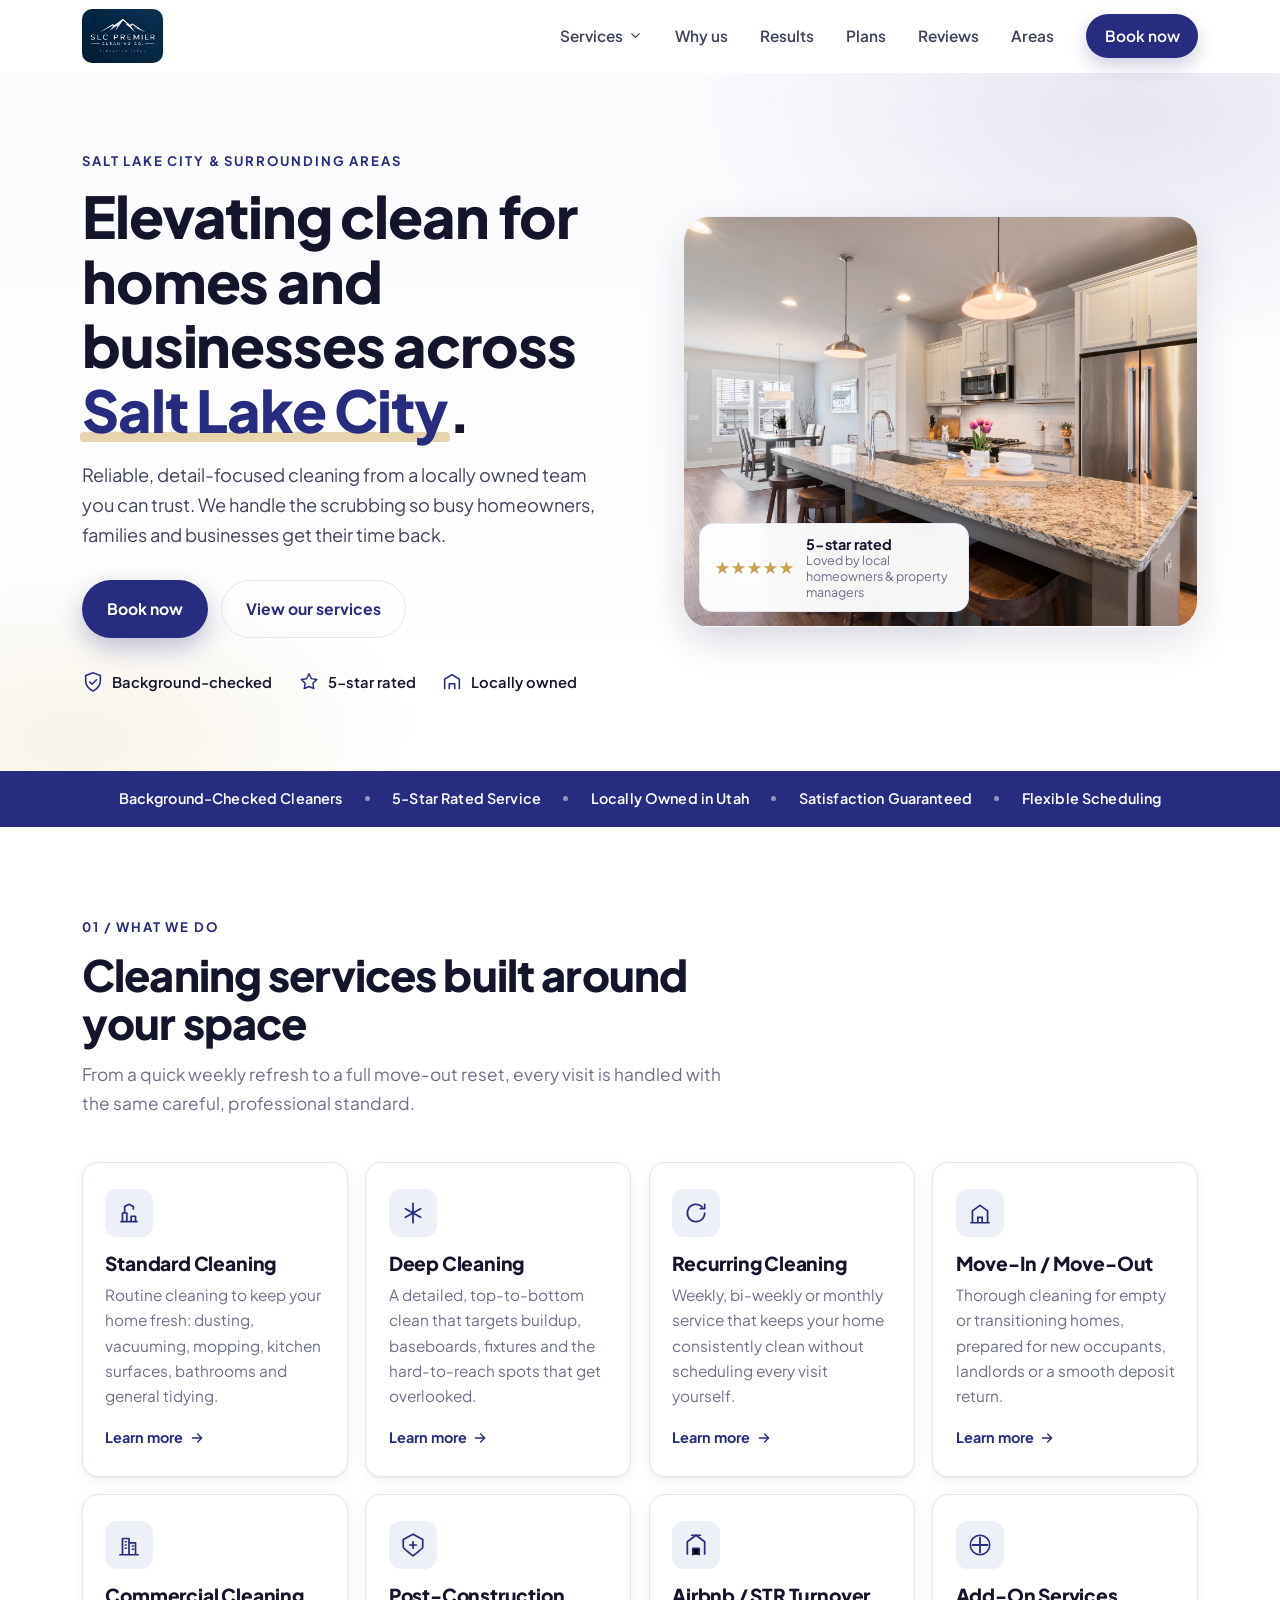
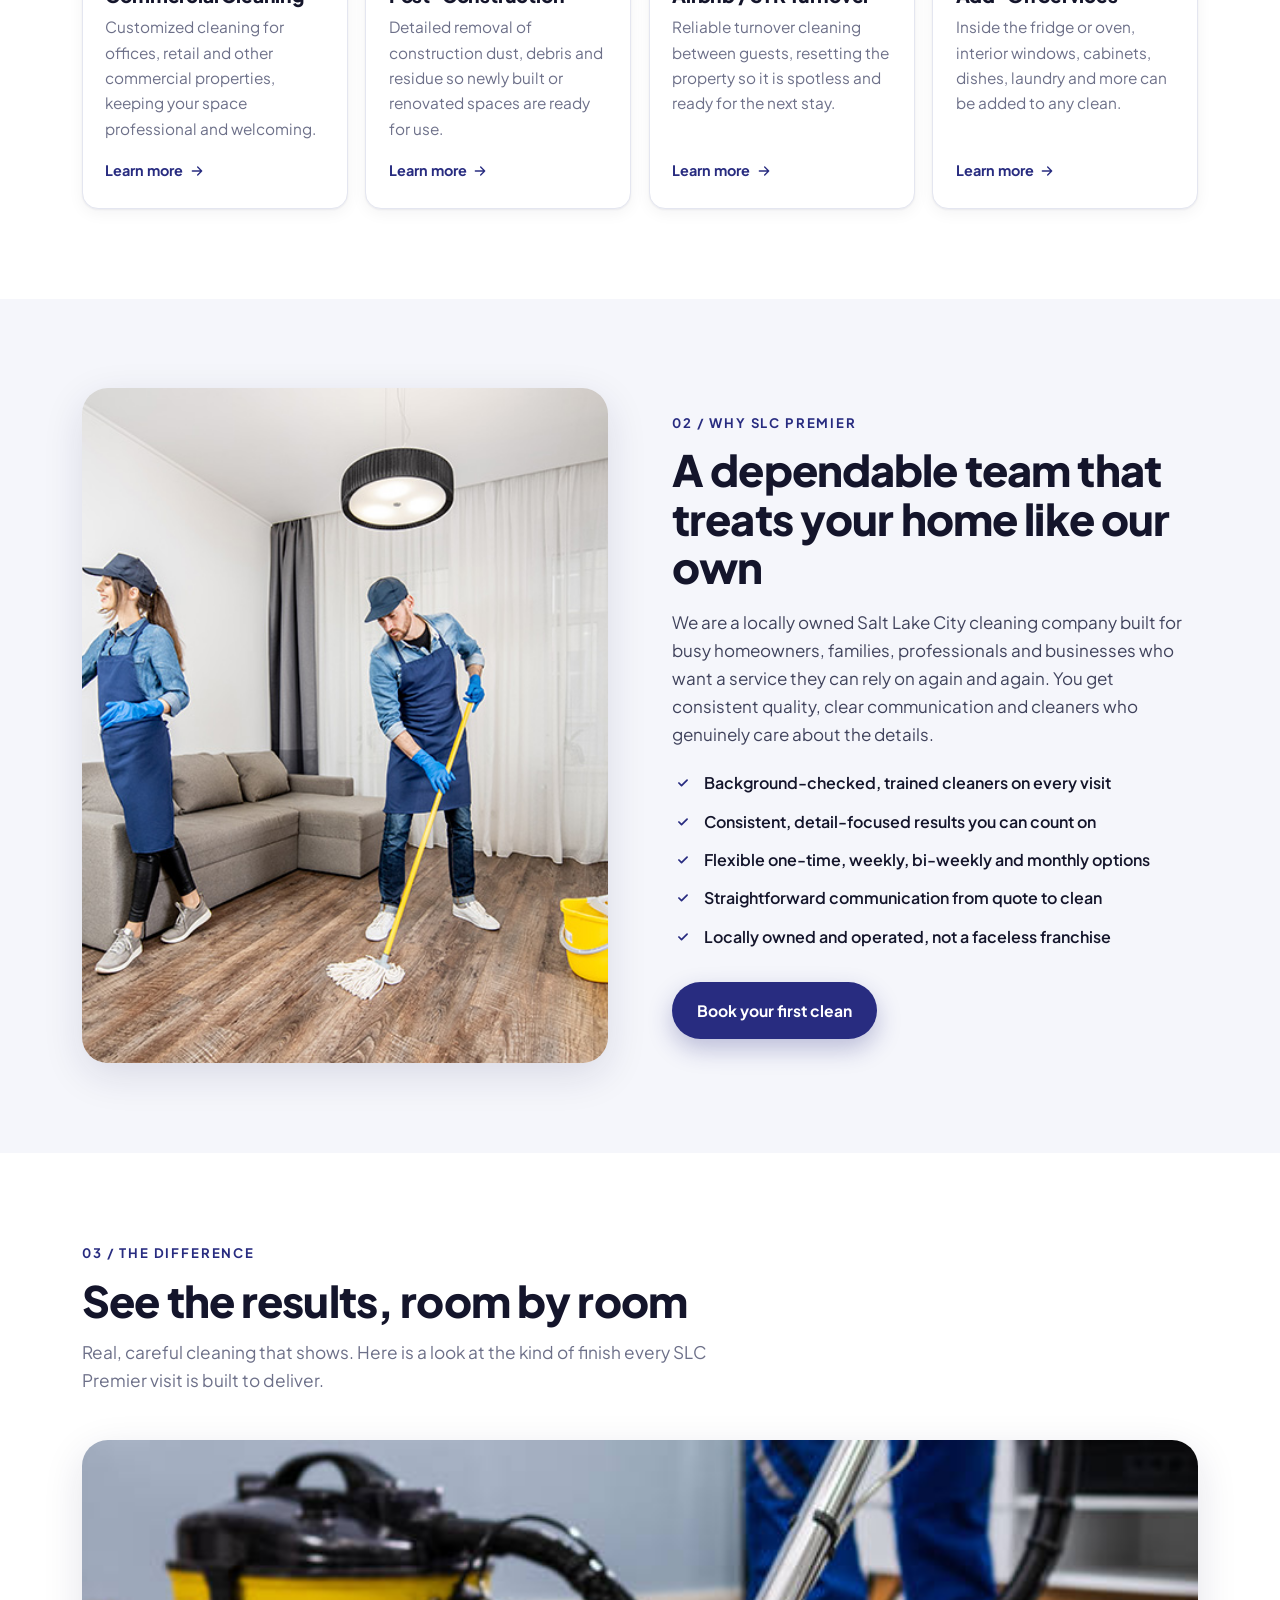
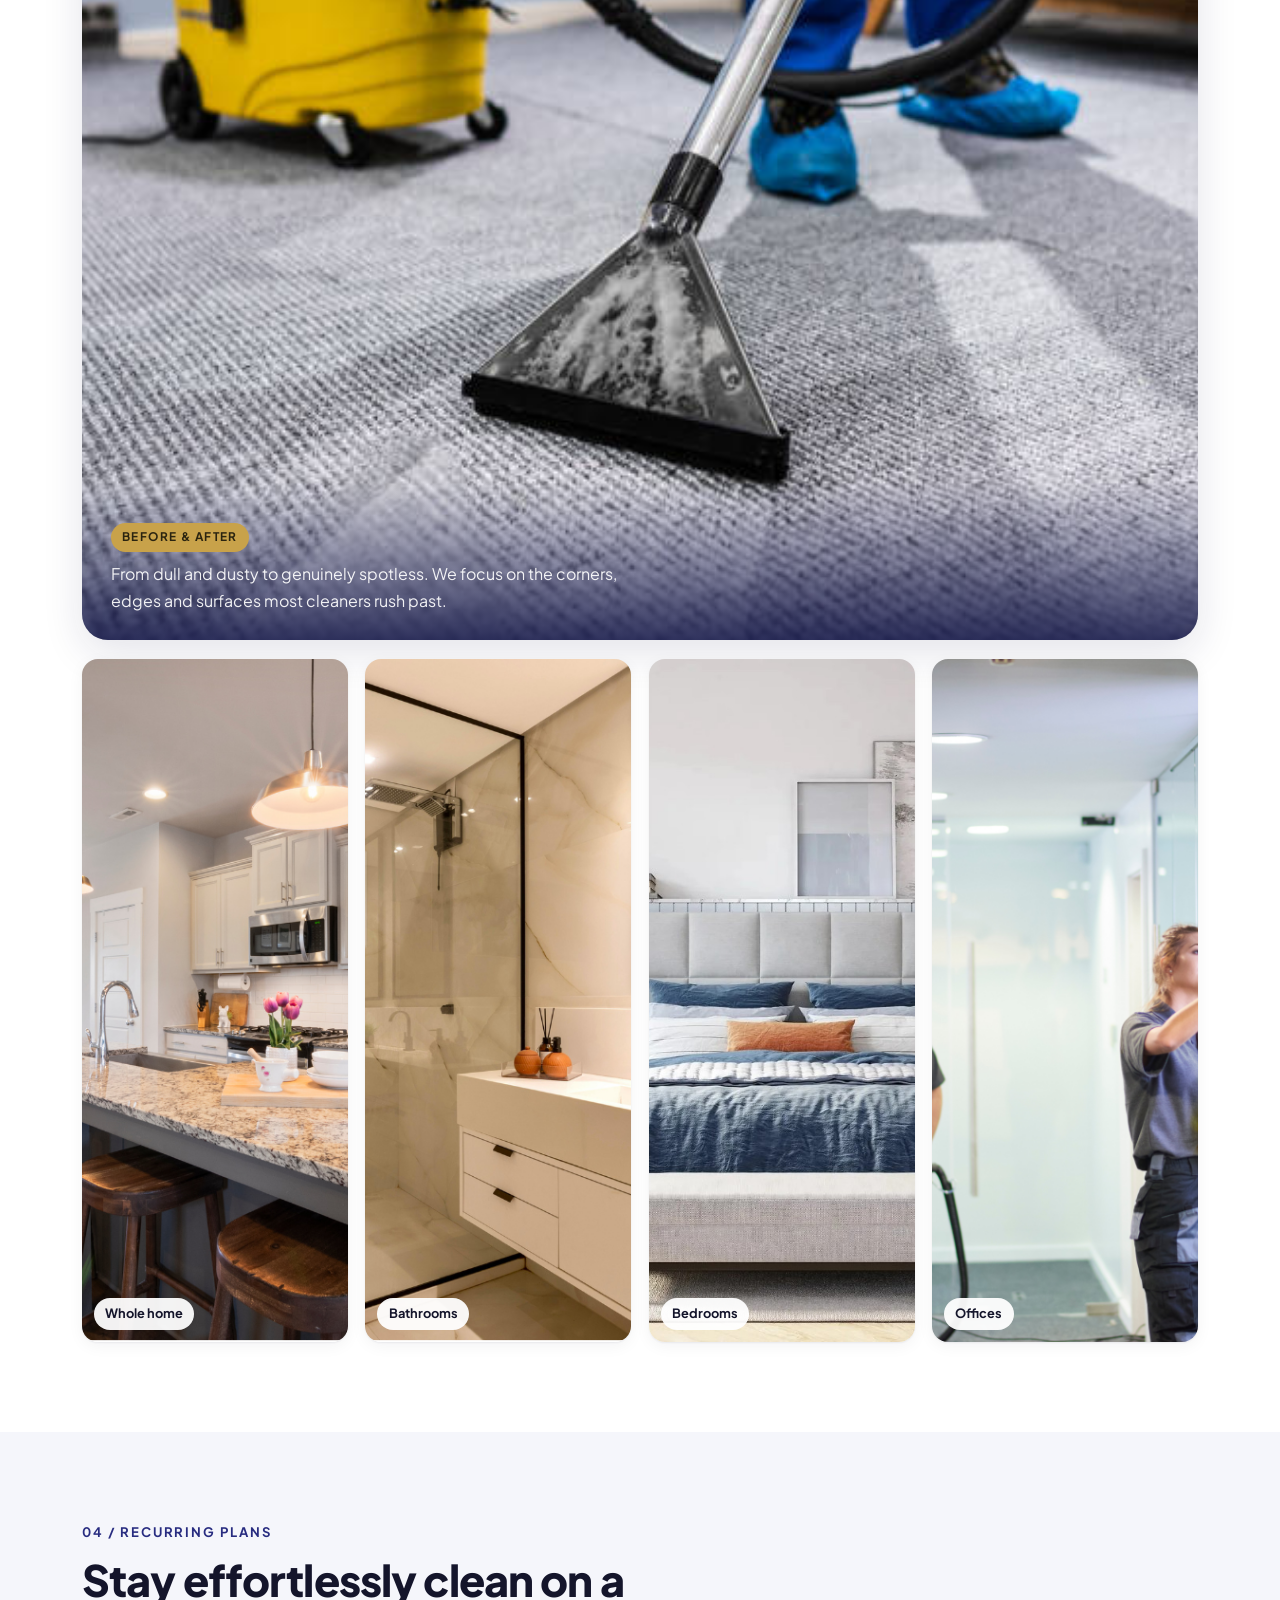
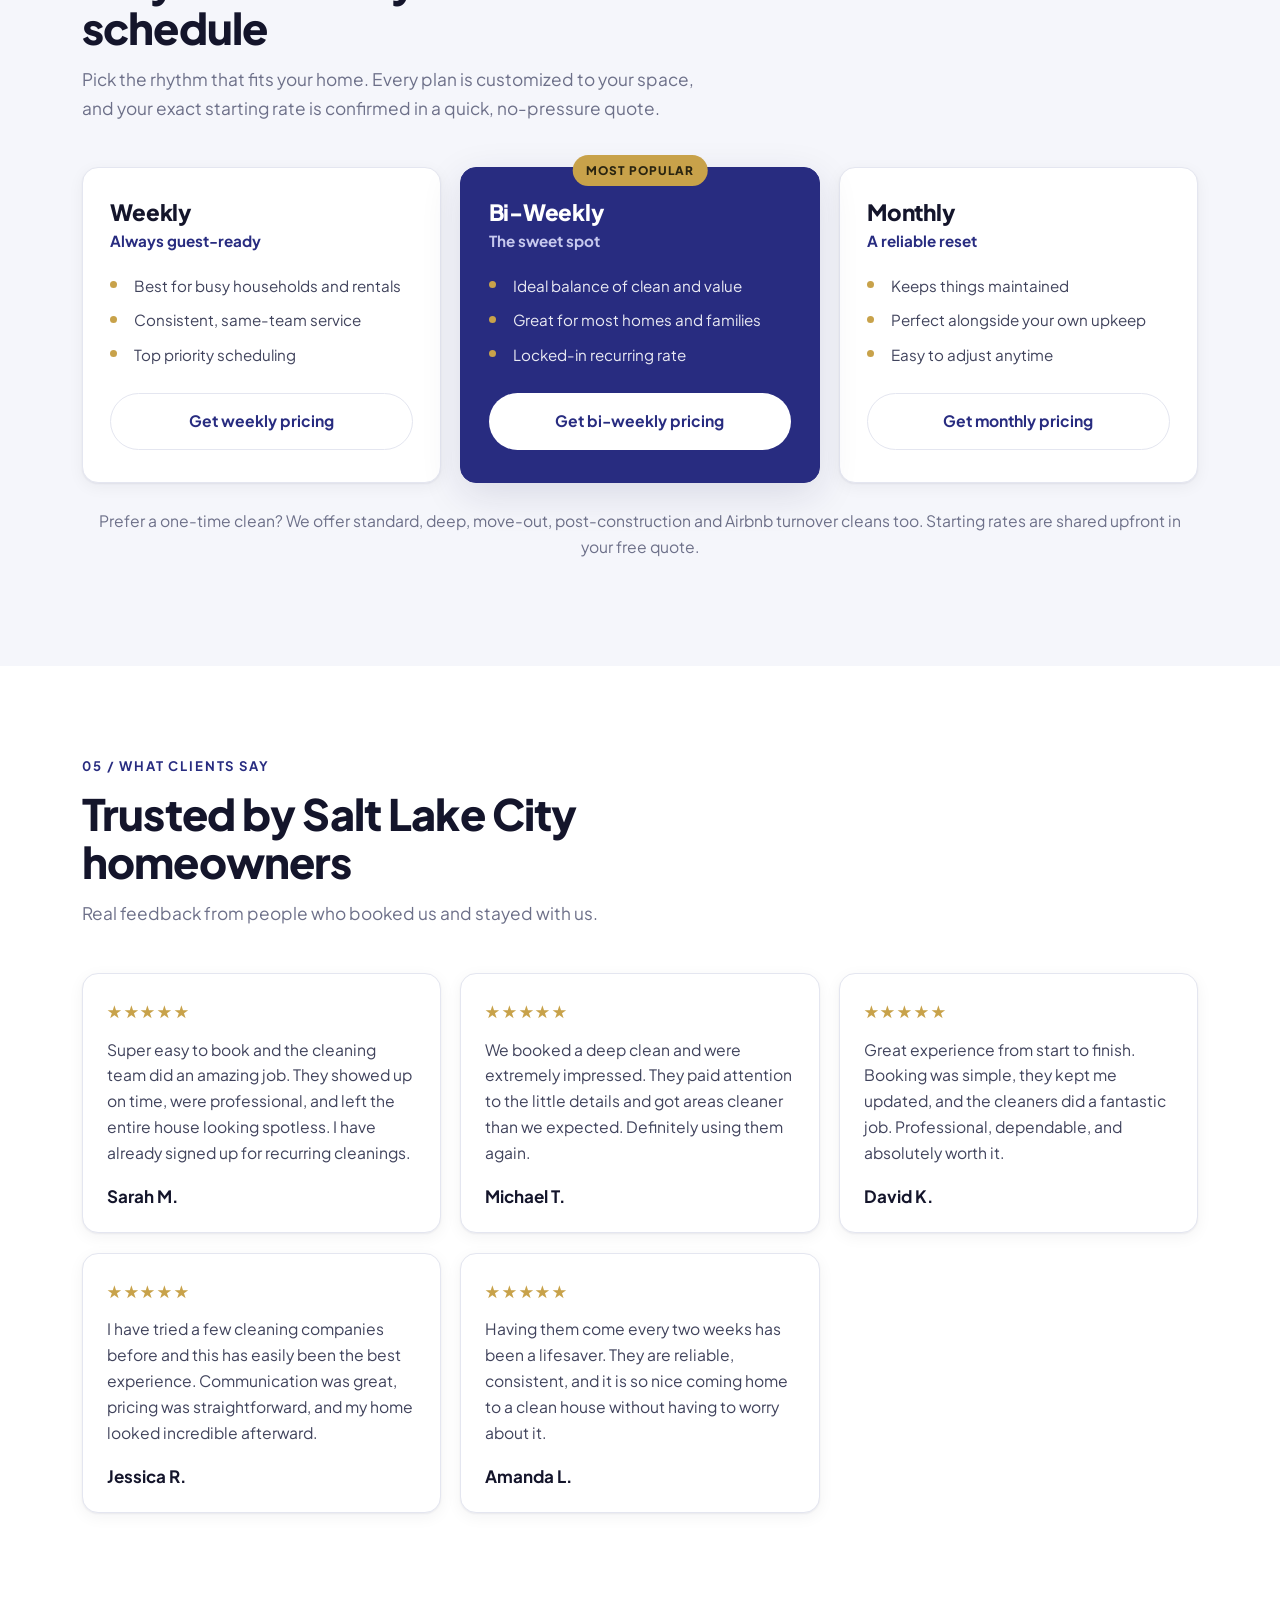
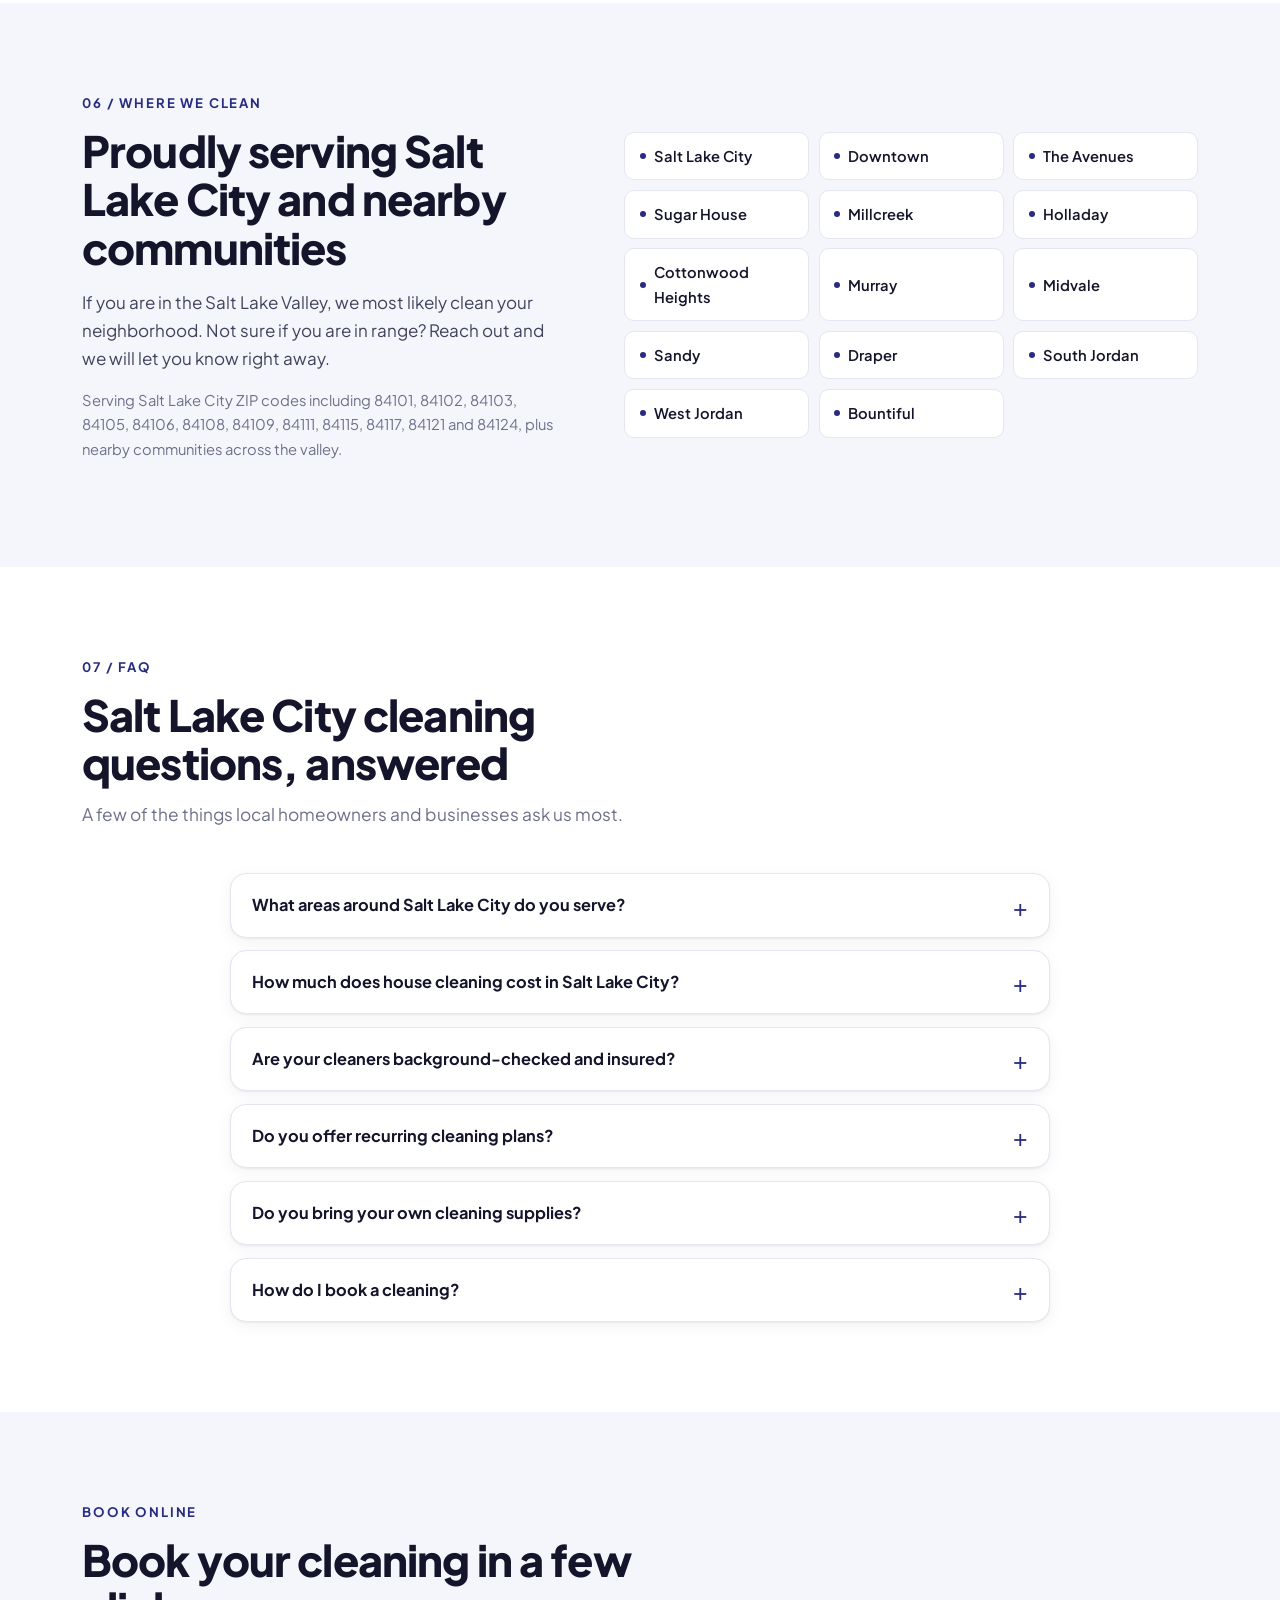
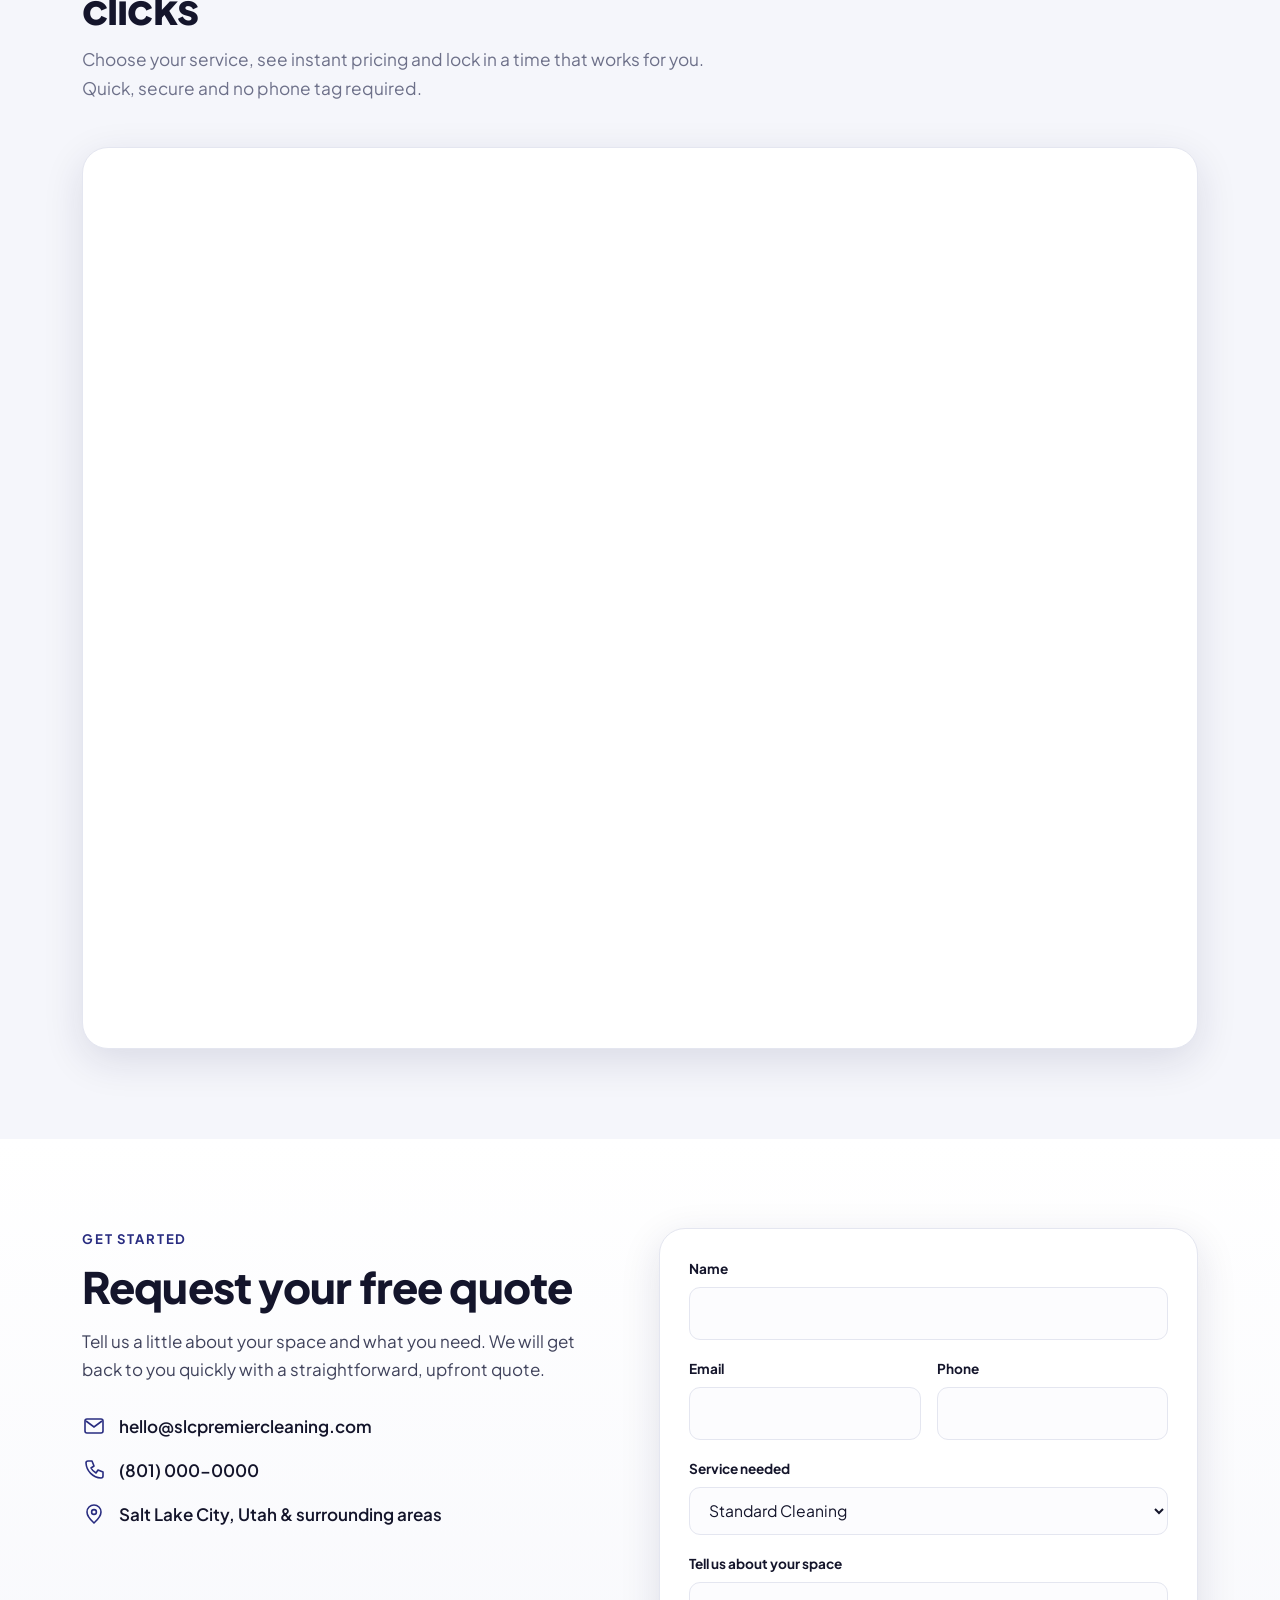
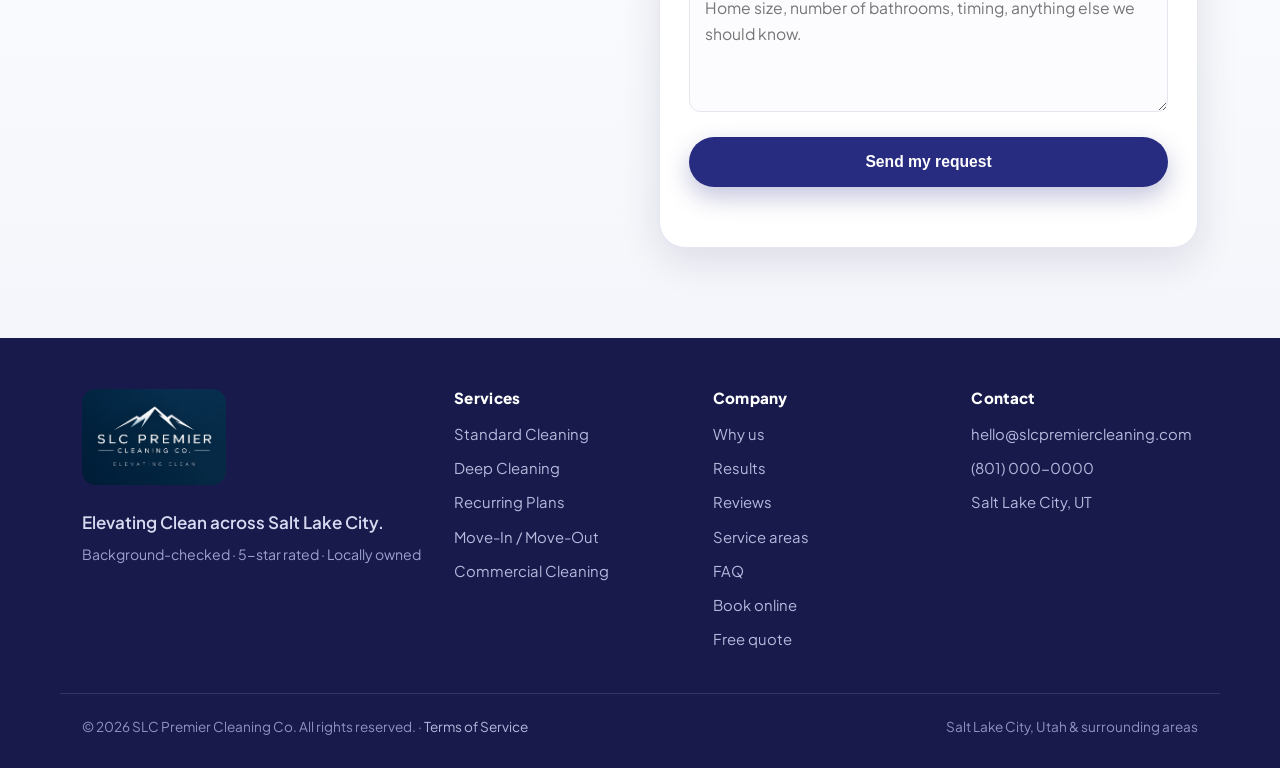
<file: index.html>
<!DOCTYPE html>
<html lang="en">
<head>
  <meta charset="UTF-8" />
  <meta name="viewport" content="width=device-width, initial-scale=1.0" />

  <!-- Primary SEO -->
  <title>House Cleaning Services in Salt Lake City, UT | SLC Premier Cleaning Co.</title>
  <meta name="description" content="SLC Premier Cleaning Co. provides reliable house cleaning, deep cleaning, recurring, move-out and commercial cleaning across Salt Lake City and surrounding areas. Background-checked, 5-star rated and locally owned. Request a free quote." />
  <meta name="keywords" content="house cleaning service Salt Lake City, home cleaning Salt Lake City, maid service Salt Lake City, deep cleaning, move out cleaning, recurring cleaning, commercial cleaning Salt Lake City, Airbnb turnover cleaning, cleaning services near me" />
  <meta name="author" content="SLC Premier Cleaning Co." />
  <meta name="robots" content="index, follow, max-image-preview:large, max-snippet:-1, max-video-preview:-1" />
  <meta name="googlebot" content="index, follow, max-image-preview:large, max-snippet:-1, max-video-preview:-1" />
  <link rel="canonical" href="https://slcpremiercleaning.com/" />
  <meta name="theme-color" content="#282c80" />
  <meta name="apple-mobile-web-app-title" content="SLC Premier Cleaning" />

  <!-- Performance hints -->
  <link rel="preload" as="image" href="assets/hero.png" fetchpriority="high" />
  <link rel="preconnect" href="https://slcpremiercleaning.bookingkoala.com" crossorigin />
  <link rel="dns-prefetch" href="https://slcpremiercleaning.bookingkoala.com" />
  <link rel="manifest" href="site.webmanifest" />

  <!-- Local / Geo SEO -->
  <meta name="geo.region" content="US-UT" />
  <meta name="geo.placename" content="Salt Lake City, Utah" />
  <meta name="geo.position" content="40.760780;-111.891045" />
  <meta name="ICBM" content="40.760780, -111.891045" />

  <!-- Open Graph -->
  <meta property="og:type" content="website" />
  <meta property="og:site_name" content="SLC Premier Cleaning Co." />
  <meta property="og:title" content="House Cleaning Services in Salt Lake City, UT | SLC Premier Cleaning Co." />
  <meta property="og:description" content="Reliable, high-quality residential and commercial cleaning across Salt Lake City. Background-checked, 5-star rated, locally owned. Request your free quote today." />
  <meta property="og:url" content="https://slcpremiercleaning.com/" />
  <meta property="og:locale" content="en_US" />
  <meta property="og:image" content="https://slcpremiercleaning.com/assets/hero.png" />
  <meta property="og:image:type" content="image/png" />
  <meta property="og:image:width" content="1024" />
  <meta property="og:image:height" content="683" />
  <meta property="og:image:alt" content="A spotless, freshly cleaned open-plan kitchen in a Salt Lake City home." />

  <!-- Twitter -->
  <meta name="twitter:card" content="summary_large_image" />
  <meta name="twitter:title" content="House Cleaning Services in Salt Lake City, UT | SLC Premier Cleaning Co." />
  <meta name="twitter:description" content="Reliable residential and commercial cleaning across Salt Lake City. Background-checked, 5-star rated, locally owned." />
  <meta name="twitter:image" content="https://slcpremiercleaning.com/assets/hero.png" />

  <!-- Icons -->
  <link rel="icon" type="image/svg+xml" href="assets/favicon.svg" />
  <link rel="apple-touch-icon" href="assets/favicon.svg" />

  <!-- Fonts -->
  <link rel="preconnect" href="https://fonts.googleapis.com" />
  <link rel="preconnect" href="https://fonts.gstatic.com" crossorigin />
  <link href="https://fonts.googleapis.com/css2?family=Plus+Jakarta+Sans:ital,wght@0,400;0,500;0,600;0,700;0,800;1,500&display=swap" rel="stylesheet" />

  <link rel="stylesheet" href="css/styles.css" />

  <!-- Structured data -->
  <script type="application/ld+json">
  {
    "@context": "https://schema.org",
    "@graph": [
      {
        "@type": "WebSite",
        "@id": "https://slcpremiercleaning.com/#website",
        "url": "https://slcpremiercleaning.com/",
        "name": "SLC Premier Cleaning Co.",
        "inLanguage": "en-US",
        "publisher": { "@id": "https://slcpremiercleaning.com/#business" }
      },
      {
        "@type": ["HouseCleaningService", "LocalBusiness"],
        "@id": "https://slcpremiercleaning.com/#business",
        "name": "SLC Premier Cleaning Co.",
        "image": "https://slcpremiercleaning.com/assets/hero.png",
        "logo": "https://slcpremiercleaning.com/assets/favicon.svg",
        "url": "https://slcpremiercleaning.com/",
        "email": "hello@slcpremiercleaning.com",
        "telephone": "+1-801-000-0000",
        "priceRange": "$$",
        "slogan": "Elevating Clean",
        "foundingDate": "2025",
        "currenciesAccepted": "USD",
        "paymentAccepted": "Cash, Credit Card",
        "description": "Reliable, high-quality residential and commercial cleaning services across Salt Lake City and surrounding areas. Background-checked, 5-star rated and locally owned.",
        "knowsAbout": ["House cleaning", "Deep cleaning", "Move-out cleaning", "Recurring cleaning", "Commercial cleaning", "Post-construction cleaning", "Airbnb turnover cleaning", "Maid service"],
        "address": {
          "@type": "PostalAddress",
          "addressLocality": "Salt Lake City",
          "addressRegion": "UT",
          "postalCode": "84101",
          "addressCountry": "US"
        },
        "geo": {
          "@type": "GeoCoordinates",
          "latitude": 40.760780,
          "longitude": -111.891045
        },
        "serviceArea": {
          "@type": "GeoCircle",
          "geoMidpoint": { "@type": "GeoCoordinates", "latitude": 40.760780, "longitude": -111.891045 },
          "geoRadius": 40000
        },
        "areaServed": [
          { "@type": "City", "name": "Salt Lake City", "sameAs": "https://en.wikipedia.org/wiki/Salt_Lake_City" },
          { "@type": "Place", "name": "Downtown Salt Lake City" },
          { "@type": "Place", "name": "The Avenues" },
          { "@type": "Place", "name": "Sugar House" },
          { "@type": "City", "name": "Millcreek" },
          { "@type": "City", "name": "Holladay" },
          { "@type": "City", "name": "Cottonwood Heights" },
          { "@type": "City", "name": "Murray" },
          { "@type": "City", "name": "Midvale" },
          { "@type": "City", "name": "Sandy" },
          { "@type": "City", "name": "Draper" },
          { "@type": "City", "name": "South Jordan" },
          { "@type": "City", "name": "West Jordan" },
          { "@type": "City", "name": "Bountiful" }
        ],
        "openingHoursSpecification": [
          {
            "@type": "OpeningHoursSpecification",
            "dayOfWeek": ["Monday","Tuesday","Wednesday","Thursday","Friday","Saturday"],
            "opens": "08:00",
            "closes": "18:00"
          }
        ],
        "hasOfferCatalog": {
          "@type": "OfferCatalog",
          "name": "Cleaning Services",
          "itemListElement": [
            { "@type": "Offer", "itemOffered": { "@type": "Service", "name": "Standard Cleaning", "url": "https://slcpremiercleaning.com/services/standard-cleaning/" } },
            { "@type": "Offer", "itemOffered": { "@type": "Service", "name": "Deep Cleaning", "url": "https://slcpremiercleaning.com/services/deep-cleaning/" } },
            { "@type": "Offer", "itemOffered": { "@type": "Service", "name": "Recurring Cleaning", "url": "https://slcpremiercleaning.com/services/recurring-cleaning/" } },
            { "@type": "Offer", "itemOffered": { "@type": "Service", "name": "Move-In / Move-Out Cleaning", "url": "https://slcpremiercleaning.com/services/move-in-out-cleaning/" } },
            { "@type": "Offer", "itemOffered": { "@type": "Service", "name": "Commercial Cleaning", "url": "https://slcpremiercleaning.com/services/commercial-cleaning/" } },
            { "@type": "Offer", "itemOffered": { "@type": "Service", "name": "Post-Construction Cleaning", "url": "https://slcpremiercleaning.com/services/post-construction-cleaning/" } },
            { "@type": "Offer", "itemOffered": { "@type": "Service", "name": "Airbnb / STR Turnover Cleaning", "url": "https://slcpremiercleaning.com/services/airbnb-str-cleaning/" } },
            { "@type": "Offer", "itemOffered": { "@type": "Service", "name": "Add-On Services", "url": "https://slcpremiercleaning.com/services/add-on-services/" } }
          ]
        },
        "review": [
          { "@type": "Review", "author": { "@type": "Person", "name": "Sarah M." }, "reviewRating": { "@type": "Rating", "ratingValue": "5", "bestRating": "5" }, "reviewBody": "Super easy to book and the cleaning team did an amazing job. They showed up on time, were professional, and left the entire house looking spotless." },
          { "@type": "Review", "author": { "@type": "Person", "name": "Jessica R." }, "reviewRating": { "@type": "Rating", "ratingValue": "5", "bestRating": "5" }, "reviewBody": "The best experience I have had with a cleaning company. Communication was great, pricing was straightforward, and my home looked incredible afterward." },
          { "@type": "Review", "author": { "@type": "Person", "name": "Michael T." }, "reviewRating": { "@type": "Rating", "ratingValue": "5", "bestRating": "5" }, "reviewBody": "We booked a deep clean and were extremely impressed. They paid attention to the little details and got areas cleaner than we expected." }
        ]
      }
    ]
  }
  </script>

  <!-- Structured data: FAQ -->
  <script type="application/ld+json">
  {
    "@context": "https://schema.org",
    "@type": "FAQPage",
    "mainEntity": [
      {
        "@type": "Question",
        "name": "What areas around Salt Lake City do you serve?",
        "acceptedAnswer": { "@type": "Answer", "text": "We serve Salt Lake City and the surrounding Salt Lake Valley, including Downtown, The Avenues, Sugar House, Millcreek, Holladay, Cottonwood Heights, Murray, Midvale, Sandy, Draper, South Jordan, West Jordan and Bountiful. Not sure if you are in range? Reach out and we will confirm right away." }
      },
      {
        "@type": "Question",
        "name": "How much does house cleaning cost in Salt Lake City?",
        "acceptedAnswer": { "@type": "Answer", "text": "Every home is different, so your price depends on the size of your space, its condition and how often you would like service. We provide a straightforward, upfront quote before we start, and recurring plans come with locked-in rates. Request a free quote to see your starting price." }
      },
      {
        "@type": "Question",
        "name": "Are your cleaners background-checked and insured?",
        "acceptedAnswer": { "@type": "Answer", "text": "Yes. SLC Premier Cleaning Co. is locally owned and every cleaner is background-checked and trained. We treat your home and business with professional care on every visit." }
      },
      {
        "@type": "Question",
        "name": "Do you offer recurring cleaning plans?",
        "acceptedAnswer": { "@type": "Answer", "text": "Absolutely. We offer weekly, bi-weekly and monthly recurring plans, plus one-time standard, deep, move-in and move-out, post-construction and Airbnb turnover cleans." }
      },
      {
        "@type": "Question",
        "name": "Do you bring your own cleaning supplies?",
        "acceptedAnswer": { "@type": "Answer", "text": "Yes, our team arrives fully equipped with professional supplies and equipment. If you have specific product preferences, just let us know and we are happy to accommodate." }
      },
      {
        "@type": "Question",
        "name": "How do I book a cleaning?",
        "acceptedAnswer": { "@type": "Answer", "text": "You can book online in a few clicks using our booking tool, or request a free quote and we will get right back to you." }
      }
    ]
  }
  </script>
</head>

<body>
  <a class="skip-link" href="#main">Skip to content</a>

  <!-- ===== Header ===== -->
  <header class="site-header" id="top">
    <div class="wrap header-inner">
      <a class="brand" href="#top" aria-label="SLC Premier Cleaning Co. home">
        <img class="brand-logo" src="assets/logo.png" alt="SLC Premier Cleaning Co." width="1206" height="804" />
      </a>

      <nav class="nav" id="nav" aria-label="Primary">
        <div class="nav-item has-dropdown">
          <button type="button" class="nav-link" aria-haspopup="true" aria-expanded="false">
            Services
            <svg viewBox="0 0 24 24" aria-hidden="true"><path d="m6 9 6 6 6-6" fill="none" stroke="currentColor" stroke-width="2" stroke-linecap="round" stroke-linejoin="round"/></svg>
          </button>
          <div class="dropdown">
            <a class="dd-all" href="#services">All services</a>
            <a href="services/standard-cleaning/">Standard Cleaning</a>
            <a href="services/deep-cleaning/">Deep Cleaning</a>
            <a href="services/recurring-cleaning/">Recurring Cleaning</a>
            <a href="services/move-in-out-cleaning/">Move-In / Move-Out</a>
            <a href="services/commercial-cleaning/">Commercial Cleaning</a>
            <a href="services/post-construction-cleaning/">Post-Construction</a>
            <a href="services/airbnb-str-cleaning/">Airbnb / STR Turnover</a>
            <a href="services/add-on-services/">Add-On Services</a>
          </div>
        </div>
        <a href="#why">Why us</a>
        <a href="#results">Results</a>
        <a href="#plans">Plans</a>
        <a href="#reviews">Reviews</a>
        <a href="#areas">Areas</a>
        <a class="nav-cta" href="#book">Book now</a>
      </nav>

      <button class="nav-toggle" id="navToggle" aria-label="Open menu" aria-expanded="false" aria-controls="nav">
        <span></span><span></span><span></span>
      </button>
    </div>
  </header>

  <main id="main">

    <!-- ===== Hero ===== -->
    <section class="hero">
      <div class="hero-bg" aria-hidden="true"></div>
      <div class="wrap hero-grid">
        <div class="hero-copy">
          <p class="eyebrow">Salt Lake City &amp; surrounding areas</p>
          <h1>Elevating clean for homes and businesses across <span class="hl">Salt&nbsp;Lake&nbsp;City</span>.</h1>
          <p class="lead">Reliable, detail-focused cleaning from a locally owned team you can trust. We handle the scrubbing so busy homeowners, families and businesses get their time back.</p>
          <div class="hero-actions">
            <a class="btn btn-primary" href="#book">Book now</a>
            <a class="btn btn-ghost" href="#services">View our services</a>
          </div>
          <ul class="hero-trust">
            <li>
              <svg viewBox="0 0 24 24" aria-hidden="true"><path d="M12 2 4 5v6c0 5 3.4 8.5 8 11 4.6-2.5 8-6 8-11V5z" fill="none" stroke="currentColor" stroke-width="1.7"/><path d="m8.5 12 2.4 2.4L15.8 9.6" fill="none" stroke="currentColor" stroke-width="1.7" stroke-linecap="round" stroke-linejoin="round"/></svg>
              Background-checked
            </li>
            <li>
              <svg viewBox="0 0 24 24" aria-hidden="true"><path d="m12 3 2.6 5.3 5.9.9-4.3 4.1 1 5.8L12 16.9 6.8 19.2l1-5.8L3.5 9.3l5.9-.9z" fill="none" stroke="currentColor" stroke-width="1.6" stroke-linejoin="round"/></svg>
              5-star rated
            </li>
            <li>
              <svg viewBox="0 0 24 24" aria-hidden="true"><path d="M4 20V9l8-5 8 5v11" fill="none" stroke="currentColor" stroke-width="1.7" stroke-linejoin="round"/><path d="M9 20v-6h6v6" fill="none" stroke="currentColor" stroke-width="1.7" stroke-linejoin="round"/></svg>
              Locally owned
            </li>
          </ul>
        </div>

        <div class="hero-media">
          <div class="hero-media-frame">
            <img src="assets/hero.png" width="1024" height="683" alt="A spotless, freshly cleaned open-plan kitchen in a Salt Lake City home" fetchpriority="high" />
          </div>
          <div class="hero-badge">
            <span class="hero-badge-stars" aria-hidden="true">★★★★★</span>
            <div>
              <strong>5-star rated</strong>
              <span>Loved by local homeowners &amp; property managers</span>
            </div>
          </div>
        </div>
      </div>
    </section>

    <!-- ===== Marquee / trust bar ===== -->
    <div class="trustbar" aria-label="What you can count on">
      <div class="wrap trustbar-inner">
        <span>Background-Checked Cleaners</span>
        <span class="dot" aria-hidden="true"></span>
        <span>5-Star Rated Service</span>
        <span class="dot" aria-hidden="true"></span>
        <span>Locally Owned in Utah</span>
        <span class="dot" aria-hidden="true"></span>
        <span>Satisfaction Guaranteed</span>
        <span class="dot" aria-hidden="true"></span>
        <span>Flexible Scheduling</span>
      </div>
    </div>

    <!-- ===== Services ===== -->
    <section class="section" id="services">
      <div class="wrap">
        <header class="section-head">
          <p class="eyebrow">01 / What we do</p>
          <h2>Cleaning services built around your space</h2>
          <p class="section-sub">From a quick weekly refresh to a full move-out reset, every visit is handled with the same careful, professional standard.</p>
        </header>

        <div class="cards">
          <article class="card">
            <span class="card-ico">
              <svg viewBox="0 0 24 24" aria-hidden="true"><path d="M4 20h16M6 20v-8h4v8M14 20v-5h4v5M8 12V6l4-2 4 2v3" fill="none" stroke="currentColor" stroke-width="1.6" stroke-linejoin="round"/></svg>
            </span>
            <h3>Standard Cleaning</h3>
            <p>Routine cleaning to keep your home fresh: dusting, vacuuming, mopping, kitchen surfaces, bathrooms and general tidying.</p>
            <a class="card-link" href="services/standard-cleaning/">Learn more <svg viewBox="0 0 24 24" aria-hidden="true"><path d="M5 12h14M13 6l6 6-6 6" fill="none" stroke="currentColor" stroke-width="2" stroke-linecap="round" stroke-linejoin="round"/></svg></a>
          </article>

          <article class="card">
            <span class="card-ico">
              <svg viewBox="0 0 24 24" aria-hidden="true"><path d="M12 3v18M5 8l14 8M19 8 5 16" fill="none" stroke="currentColor" stroke-width="1.6" stroke-linecap="round"/></svg>
            </span>
            <h3>Deep Cleaning</h3>
            <p>A detailed, top-to-bottom clean that targets buildup, baseboards, fixtures and the hard-to-reach spots that get overlooked.</p>
            <a class="card-link" href="services/deep-cleaning/">Learn more <svg viewBox="0 0 24 24" aria-hidden="true"><path d="M5 12h14M13 6l6 6-6 6" fill="none" stroke="currentColor" stroke-width="2" stroke-linecap="round" stroke-linejoin="round"/></svg></a>
          </article>

          <article class="card">
            <span class="card-ico">
              <svg viewBox="0 0 24 24" aria-hidden="true"><path d="M20 12a8 8 0 1 1-2.3-5.6M20 4v4h-4" fill="none" stroke="currentColor" stroke-width="1.6" stroke-linecap="round" stroke-linejoin="round"/></svg>
            </span>
            <h3>Recurring Cleaning</h3>
            <p>Weekly, bi-weekly or monthly service that keeps your home consistently clean without scheduling every visit yourself.</p>
            <a class="card-link" href="services/recurring-cleaning/">Learn more <svg viewBox="0 0 24 24" aria-hidden="true"><path d="M5 12h14M13 6l6 6-6 6" fill="none" stroke="currentColor" stroke-width="2" stroke-linecap="round" stroke-linejoin="round"/></svg></a>
          </article>

          <article class="card">
            <span class="card-ico">
              <svg viewBox="0 0 24 24" aria-hidden="true"><path d="M3 21h18M5 21V10l7-5 7 5v11" fill="none" stroke="currentColor" stroke-width="1.6" stroke-linejoin="round"/><path d="M10 21v-5h4v5" fill="none" stroke="currentColor" stroke-width="1.6"/></svg>
            </span>
            <h3>Move-In / Move-Out</h3>
            <p>Thorough cleaning for empty or transitioning homes, prepared for new occupants, landlords or a smooth deposit return.</p>
            <a class="card-link" href="services/move-in-out-cleaning/">Learn more <svg viewBox="0 0 24 24" aria-hidden="true"><path d="M5 12h14M13 6l6 6-6 6" fill="none" stroke="currentColor" stroke-width="2" stroke-linecap="round" stroke-linejoin="round"/></svg></a>
          </article>

          <article class="card">
            <span class="card-ico">
              <svg viewBox="0 0 24 24" aria-hidden="true"><path d="M3 21h18M6 21V6h6v15M12 21V10h6v11" fill="none" stroke="currentColor" stroke-width="1.6" stroke-linejoin="round"/><path d="M8.5 9h1M8.5 12h1M8.5 15h1M15 13h1M15 16h1" stroke="currentColor" stroke-width="1.4" stroke-linecap="round"/></svg>
            </span>
            <h3>Commercial Cleaning</h3>
            <p>Customized cleaning for offices, retail and other commercial properties, keeping your space professional and welcoming.</p>
            <a class="card-link" href="services/commercial-cleaning/">Learn more <svg viewBox="0 0 24 24" aria-hidden="true"><path d="M5 12h14M13 6l6 6-6 6" fill="none" stroke="currentColor" stroke-width="2" stroke-linecap="round" stroke-linejoin="round"/></svg></a>
          </article>

          <article class="card">
            <span class="card-ico">
              <svg viewBox="0 0 24 24" aria-hidden="true"><path d="M12 2 3 7v7c0 1 9 8 9 8s9-7 9-8V7z" fill="none" stroke="currentColor" stroke-width="1.6" stroke-linejoin="round"/><path d="M9 12h6M12 9v6" stroke="currentColor" stroke-width="1.6" stroke-linecap="round"/></svg>
            </span>
            <h3>Post-Construction</h3>
            <p>Detailed removal of construction dust, debris and residue so newly built or renovated spaces are ready for use.</p>
            <a class="card-link" href="services/post-construction-cleaning/">Learn more <svg viewBox="0 0 24 24" aria-hidden="true"><path d="M5 12h14M13 6l6 6-6 6" fill="none" stroke="currentColor" stroke-width="2" stroke-linecap="round" stroke-linejoin="round"/></svg></a>
          </article>

          <article class="card">
            <span class="card-ico">
              <svg viewBox="0 0 24 24" aria-hidden="true"><path d="M4 21V9l8-6 8 6v12" fill="none" stroke="currentColor" stroke-width="1.6" stroke-linejoin="round"/><path d="M9 21v-6h6v6M8 3h8" stroke="currentColor" stroke-width="1.6" stroke-linecap="round" stroke-linejoin="round"/></svg>
            </span>
            <h3>Airbnb / STR Turnover</h3>
            <p>Reliable turnover cleaning between guests, resetting the property so it is spotless and ready for the next stay.</p>
            <a class="card-link" href="services/airbnb-str-cleaning/">Learn more <svg viewBox="0 0 24 24" aria-hidden="true"><path d="M5 12h14M13 6l6 6-6 6" fill="none" stroke="currentColor" stroke-width="2" stroke-linecap="round" stroke-linejoin="round"/></svg></a>
          </article>

          <article class="card">
            <span class="card-ico">
              <svg viewBox="0 0 24 24" aria-hidden="true"><path d="M12 5v14M5 12h14" stroke="currentColor" stroke-width="1.7" stroke-linecap="round"/><circle cx="12" cy="12" r="9" fill="none" stroke="currentColor" stroke-width="1.4"/></svg>
            </span>
            <h3>Add-On Services</h3>
            <p>Inside the fridge or oven, interior windows, cabinets, dishes, laundry and more can be added to any clean.</p>
            <a class="card-link" href="services/add-on-services/">Learn more <svg viewBox="0 0 24 24" aria-hidden="true"><path d="M5 12h14M13 6l6 6-6 6" fill="none" stroke="currentColor" stroke-width="2" stroke-linecap="round" stroke-linejoin="round"/></svg></a>
          </article>
        </div>
      </div>
    </section>

    <!-- ===== Why us / about ===== -->
    <section class="section section-alt" id="why">
      <div class="wrap why-grid">
        <div class="why-media">
          <img src="assets/team.jpg" width="1200" height="675" alt="Two uniformed SLC Premier cleaners dusting and mopping a tidy living room" loading="lazy" />
        </div>
        <div class="why-copy">
          <p class="eyebrow">02 / Why SLC Premier</p>
          <h2>A dependable team that treats your home like our own</h2>
          <p>We are a locally owned Salt Lake City cleaning company built for busy homeowners, families, professionals and businesses who want a service they can rely on again and again. You get consistent quality, clear communication and cleaners who genuinely care about the details.</p>
          <ul class="checks">
            <li>Background-checked, trained cleaners on every visit</li>
            <li>Consistent, detail-focused results you can count on</li>
            <li>Flexible one-time, weekly, bi-weekly and monthly options</li>
            <li>Straightforward communication from quote to clean</li>
            <li>Locally owned and operated, not a faceless franchise</li>
          </ul>
          <a class="btn btn-primary" href="#book">Book your first clean</a>
        </div>
      </div>
    </section>

    <!-- ===== Results / before & after ===== -->
    <!-- Client tip: swap the images below with your own before/after job photos when ready. -->
    <section class="section" id="results">
      <div class="wrap">
        <header class="section-head">
          <p class="eyebrow">03 / The difference</p>
          <h2>See the results, room by room</h2>
          <p class="section-sub">Real, careful cleaning that shows. Here is a look at the kind of finish every SLC Premier visit is built to deliver.</p>
        </header>

        <div class="results-feature">
          <img src="assets/results.jpg" width="1200" height="800" alt="A professional vacuum leaving a bright, clean stripe across a carpet, showing the before and after difference" loading="lazy" />
          <div class="results-caption">
            <span class="tag">Before &amp; after</span>
            <p>From dull and dusty to genuinely spotless. We focus on the corners, edges and surfaces most cleaners rush past.</p>
          </div>
        </div>

        <div class="gallery">
          <figure><img src="assets/gallery-home.png" width="1024" height="683" alt="A spotless open-plan kitchen and living area in a Salt Lake City home" loading="lazy" /><figcaption>Whole home</figcaption></figure>
          <figure><img src="assets/gallery-bath.png" width="1024" height="683" alt="A sparkling clean bathroom with a glass shower and clear counters" loading="lazy" /><figcaption>Bathrooms</figcaption></figure>
          <figure><img src="assets/gallery-bed.jpg" width="1024" height="683" alt="A freshly cleaned, neatly made bedroom with natural light" loading="lazy" /><figcaption>Bedrooms</figcaption></figure>
          <figure><img src="assets/gallery-office.png" width="1024" height="683" alt="A commercial cleaning team detailing a modern office space" loading="lazy" /><figcaption>Offices</figcaption></figure>
        </div>
      </div>
    </section>

    <!-- ===== Recurring plans ===== -->
    <section class="section section-alt" id="plans">
      <div class="wrap">
        <header class="section-head">
          <p class="eyebrow">04 / Recurring plans</p>
          <h2>Stay effortlessly clean on a schedule</h2>
          <p class="section-sub">Pick the rhythm that fits your home. Every plan is customized to your space, and your exact starting rate is confirmed in a quick, no-pressure quote.</p>
        </header>

        <div class="plans">
          <article class="plan">
            <h3>Weekly</h3>
            <p class="plan-tag">Always guest-ready</p>
            <ul>
              <li>Best for busy households and rentals</li>
              <li>Consistent, same-team service</li>
              <li>Top priority scheduling</li>
            </ul>
            <a class="btn btn-ghost" href="#book">Get weekly pricing</a>
          </article>

          <article class="plan plan-featured">
            <span class="plan-flag">Most popular</span>
            <h3>Bi-Weekly</h3>
            <p class="plan-tag">The sweet spot</p>
            <ul>
              <li>Ideal balance of clean and value</li>
              <li>Great for most homes and families</li>
              <li>Locked-in recurring rate</li>
            </ul>
            <a class="btn btn-primary" href="#book">Get bi-weekly pricing</a>
          </article>

          <article class="plan">
            <h3>Monthly</h3>
            <p class="plan-tag">A reliable reset</p>
            <ul>
              <li>Keeps things maintained</li>
              <li>Perfect alongside your own upkeep</li>
              <li>Easy to adjust anytime</li>
            </ul>
            <a class="btn btn-ghost" href="#book">Get monthly pricing</a>
          </article>
        </div>
        <p class="plans-note">Prefer a one-time clean? We offer standard, deep, move-out, post-construction and Airbnb turnover cleans too. Starting rates are shared upfront in your free quote.</p>
      </div>
    </section>

    <!-- ===== Reviews ===== -->
    <section class="section" id="reviews">
      <div class="wrap">
        <header class="section-head">
          <p class="eyebrow">05 / What clients say</p>
          <h2>Trusted by Salt Lake City homeowners</h2>
          <p class="section-sub">Real feedback from people who booked us and stayed with us.</p>
        </header>

        <div class="reviews">
          <blockquote class="review">
            <span class="stars" aria-label="5 out of 5 stars">★★★★★</span>
            <p>Super easy to book and the cleaning team did an amazing job. They showed up on time, were professional, and left the entire house looking spotless. I have already signed up for recurring cleanings.</p>
            <cite>Sarah M.</cite>
          </blockquote>

          <blockquote class="review">
            <span class="stars" aria-label="5 out of 5 stars">★★★★★</span>
            <p>I have tried a few cleaning companies before and this has easily been the best experience. Communication was great, pricing was straightforward, and my home looked incredible afterward.</p>
            <cite>Jessica R.</cite>
          </blockquote>

          <blockquote class="review">
            <span class="stars" aria-label="5 out of 5 stars">★★★★★</span>
            <p>We booked a deep clean and were extremely impressed. They paid attention to the little details and got areas cleaner than we expected. Definitely using them again.</p>
            <cite>Michael T.</cite>
          </blockquote>

          <blockquote class="review">
            <span class="stars" aria-label="5 out of 5 stars">★★★★★</span>
            <p>Having them come every two weeks has been a lifesaver. They are reliable, consistent, and it is so nice coming home to a clean house without having to worry about it.</p>
            <cite>Amanda L.</cite>
          </blockquote>

          <blockquote class="review">
            <span class="stars" aria-label="5 out of 5 stars">★★★★★</span>
            <p>Great experience from start to finish. Booking was simple, they kept me updated, and the cleaners did a fantastic job. Professional, dependable, and absolutely worth it.</p>
            <cite>David K.</cite>
          </blockquote>
        </div>
      </div>
    </section>

    <!-- ===== Service areas ===== -->
    <section class="section section-alt" id="areas">
      <div class="wrap areas-grid">
        <div class="areas-copy">
          <p class="eyebrow">06 / Where we clean</p>
          <h2>Proudly serving Salt Lake City and nearby communities</h2>
          <p>If you are in the Salt Lake Valley, we most likely clean your neighborhood. Not sure if you are in range? Reach out and we will let you know right away.</p>
          <p class="areas-zips">Serving Salt Lake City ZIP codes including 84101, 84102, 84103, 84105, 84106, 84108, 84109, 84111, 84115, 84117, 84121 and 84124, plus nearby communities across the valley.</p>
        </div>
        <ul class="areas-list">
          <li>Salt Lake City</li>
          <li>Downtown</li>
          <li>The Avenues</li>
          <li>Sugar House</li>
          <li>Millcreek</li>
          <li>Holladay</li>
          <li>Cottonwood Heights</li>
          <li>Murray</li>
          <li>Midvale</li>
          <li>Sandy</li>
          <li>Draper</li>
          <li>South Jordan</li>
          <li>West Jordan</li>
          <li>Bountiful</li>
        </ul>
      </div>
    </section>

    <!-- ===== FAQ ===== -->
    <section class="section faq" id="faq">
      <div class="wrap">
        <header class="section-head">
          <p class="eyebrow">07 / FAQ</p>
          <h2>Salt Lake City cleaning questions, answered</h2>
          <p class="section-sub">A few of the things local homeowners and businesses ask us most.</p>
        </header>
        <div class="faq-list">
          <details class="faq-item">
            <summary>What areas around Salt Lake City do you serve?</summary>
            <div class="faq-a"><p>We serve Salt Lake City and the surrounding Salt Lake Valley, including Downtown, The Avenues, Sugar House, Millcreek, Holladay, Cottonwood Heights, Murray, Midvale, Sandy, Draper, South Jordan, West Jordan and Bountiful. Not sure if you are in range? Reach out and we will confirm right away.</p></div>
          </details>
          <details class="faq-item">
            <summary>How much does house cleaning cost in Salt Lake City?</summary>
            <div class="faq-a"><p>Every home is different, so your price depends on the size of your space, its condition and how often you would like service. We provide a straightforward, upfront quote before we start, and recurring plans come with locked-in rates. Request a free quote to see your starting price.</p></div>
          </details>
          <details class="faq-item">
            <summary>Are your cleaners background-checked and insured?</summary>
            <div class="faq-a"><p>Yes. SLC Premier Cleaning Co. is locally owned and every cleaner is background-checked and trained. We treat your home and business with professional care on every visit.</p></div>
          </details>
          <details class="faq-item">
            <summary>Do you offer recurring cleaning plans?</summary>
            <div class="faq-a"><p>Absolutely. We offer weekly, bi-weekly and monthly recurring plans, plus one-time standard, deep, move-in and move-out, post-construction and Airbnb turnover cleans.</p></div>
          </details>
          <details class="faq-item">
            <summary>Do you bring your own cleaning supplies?</summary>
            <div class="faq-a"><p>Yes, our team arrives fully equipped with professional supplies and equipment. If you have specific product preferences, just let us know and we are happy to accommodate.</p></div>
          </details>
          <details class="faq-item">
            <summary>How do I book a cleaning?</summary>
            <div class="faq-a"><p>You can book online in a few clicks using our booking tool, or request a free quote and we will get right back to you.</p></div>
          </details>
        </div>
      </div>
    </section>

    <!-- ===== Book online (BookingKoala embed) ===== -->
    <section class="section section-alt booking" id="book">
      <div class="wrap">
        <header class="section-head">
          <p class="eyebrow">Book online</p>
          <h2>Book your cleaning in a few clicks</h2>
          <p class="section-sub">Choose your service, see instant pricing and lock in a time that works for you. Quick, secure and no phone tag required.</p>
        </header>
        <div class="booking-embed">
          <!-- BookingKoala booknow embed. embed.js is intentionally NOT included on the
               parent page: no iframe-resizer runs, so nothing enlarges the frame or forces
               scrolling="no". The iframe uses a fixed viewport height and its own internal
               scrolling (scrolling="yes"), so the booking app and its modals behave exactly
               like opening the booknow URL directly in a browser tab. -->
          <iframe
            class="booking-frame"
            src="https://slcpremiercleaning.bookingkoala.com/booknow?embed=true"
            title="Book a cleaning with SLC Premier Cleaning Co."
            scrolling="yes"
            loading="lazy"></iframe>
        </div>
      </div>
    </section>

    <!-- ===== Contact / CTA ===== -->
    <section class="section contact" id="contact">
      <div class="wrap contact-grid">
        <div class="contact-copy">
          <p class="eyebrow">Get started</p>
          <h2>Request your free quote</h2>
          <p>Tell us a little about your space and what you need. We will get back to you quickly with a straightforward, upfront quote.</p>
          <ul class="contact-info">
            <li>
              <svg viewBox="0 0 24 24" aria-hidden="true"><rect x="3" y="5" width="18" height="14" rx="2" fill="none" stroke="currentColor" stroke-width="1.6"/><path d="m4 7 8 6 8-6" fill="none" stroke="currentColor" stroke-width="1.6"/></svg>
              <a href="mailto:hello@slcpremiercleaning.com">hello@slcpremiercleaning.com</a>
            </li>
            <li>
              <svg viewBox="0 0 24 24" aria-hidden="true"><path d="M6 3h4l2 5-3 2a12 12 0 0 0 5 5l2-3 5 2v4a2 2 0 0 1-2 2A16 16 0 0 1 4 5a2 2 0 0 1 2-2z" fill="none" stroke="currentColor" stroke-width="1.6" stroke-linejoin="round"/></svg>
              <!-- Client: replace with your business phone number -->
              <a href="tel:+18010000000">(801) 000-0000</a>
            </li>
            <li>
              <svg viewBox="0 0 24 24" aria-hidden="true"><path d="M12 21s7-6.3 7-11a7 7 0 1 0-14 0c0 4.7 7 11 7 11z" fill="none" stroke="currentColor" stroke-width="1.6"/><circle cx="12" cy="10" r="2.4" fill="none" stroke="currentColor" stroke-width="1.6"/></svg>
              Salt Lake City, Utah &amp; surrounding areas
            </li>
          </ul>
        </div>

        <!-- Client: to receive submissions by email without code, create a free Formspree form
             and set action to your endpoint, e.g. action="https://formspree.io/f/xxxxxxx" method="POST".
             Until then, the form opens the visitor's email app pre-filled. -->
        <form class="quote-form" id="quoteForm" novalidate>
          <div class="field">
            <label for="name">Name</label>
            <input type="text" id="name" name="name" autocomplete="name" required />
          </div>
          <div class="field-row">
            <div class="field">
              <label for="email">Email</label>
              <input type="email" id="email" name="email" autocomplete="email" required />
            </div>
            <div class="field">
              <label for="phone">Phone</label>
              <input type="tel" id="phone" name="phone" autocomplete="tel" />
            </div>
          </div>
          <div class="field">
            <label for="service">Service needed</label>
            <select id="service" name="service">
              <option>Standard Cleaning</option>
              <option>Deep Cleaning</option>
              <option>Recurring Cleaning</option>
              <option>Move-In / Move-Out</option>
              <option>Commercial Cleaning</option>
              <option>Post-Construction</option>
              <option>Airbnb / STR Turnover</option>
              <option>Not sure yet</option>
            </select>
          </div>
          <div class="field">
            <label for="message">Tell us about your space</label>
            <textarea id="message" name="message" rows="4" placeholder="Home size, number of bathrooms, timing, anything else we should know."></textarea>
          </div>
          <button type="submit" class="btn btn-primary btn-block">Send my request</button>
          <p class="form-status" id="formStatus" role="status" aria-live="polite"></p>
        </form>
      </div>
    </section>
  </main>

  <!-- ===== Footer ===== -->
  <footer class="site-footer">
    <div class="wrap footer-grid">
      <div class="footer-brand">
        <a class="brand" href="#top" aria-label="SLC Premier Cleaning Co. home">
          <img class="brand-logo-lg" src="assets/logo.png" alt="SLC Premier Cleaning Co. - Elevating Clean" width="1206" height="804" />
        </a>
        <p class="footer-slogan">Elevating Clean across Salt Lake City.</p>
        <p class="footer-badges">Background-checked · 5-star rated · Locally owned</p>
      </div>

      <div class="footer-col">
        <h4>Services</h4>
        <ul>
          <li><a href="#services">Standard Cleaning</a></li>
          <li><a href="#services">Deep Cleaning</a></li>
          <li><a href="#plans">Recurring Plans</a></li>
          <li><a href="#services">Move-In / Move-Out</a></li>
          <li><a href="#services">Commercial Cleaning</a></li>
        </ul>
      </div>

      <div class="footer-col">
        <h4>Company</h4>
        <ul>
          <li><a href="#why">Why us</a></li>
          <li><a href="#results">Results</a></li>
          <li><a href="#reviews">Reviews</a></li>
          <li><a href="#areas">Service areas</a></li>
          <li><a href="#faq">FAQ</a></li>
          <li><a href="#book">Book online</a></li>
          <li><a href="#contact">Free quote</a></li>
        </ul>
      </div>

      <div class="footer-col">
        <h4>Contact</h4>
        <ul>
          <li><a href="mailto:hello@slcpremiercleaning.com">hello@slcpremiercleaning.com</a></li>
          <li><a href="tel:+18010000000">(801) 000-0000</a></li>
          <li>Salt Lake City, UT</li>
        </ul>
      </div>
    </div>
    <div class="wrap footer-bottom">
      <p>&copy; <span id="year">2026</span> SLC Premier Cleaning Co. All rights reserved. &middot; <a class="footer-legal" href="terms-of-service/">Terms of Service</a></p>
      <p>Salt Lake City, Utah &amp; surrounding areas</p>
    </div>
  </footer>

  <a href="#top" class="to-top" id="toTop" aria-label="Back to top">
    <svg viewBox="0 0 24 24" aria-hidden="true"><path d="m6 15 6-6 6 6" fill="none" stroke="currentColor" stroke-width="2" stroke-linecap="round" stroke-linejoin="round"/></svg>
  </a>

  <script src="js/main.js"></script>
</body>
</html>
</file>
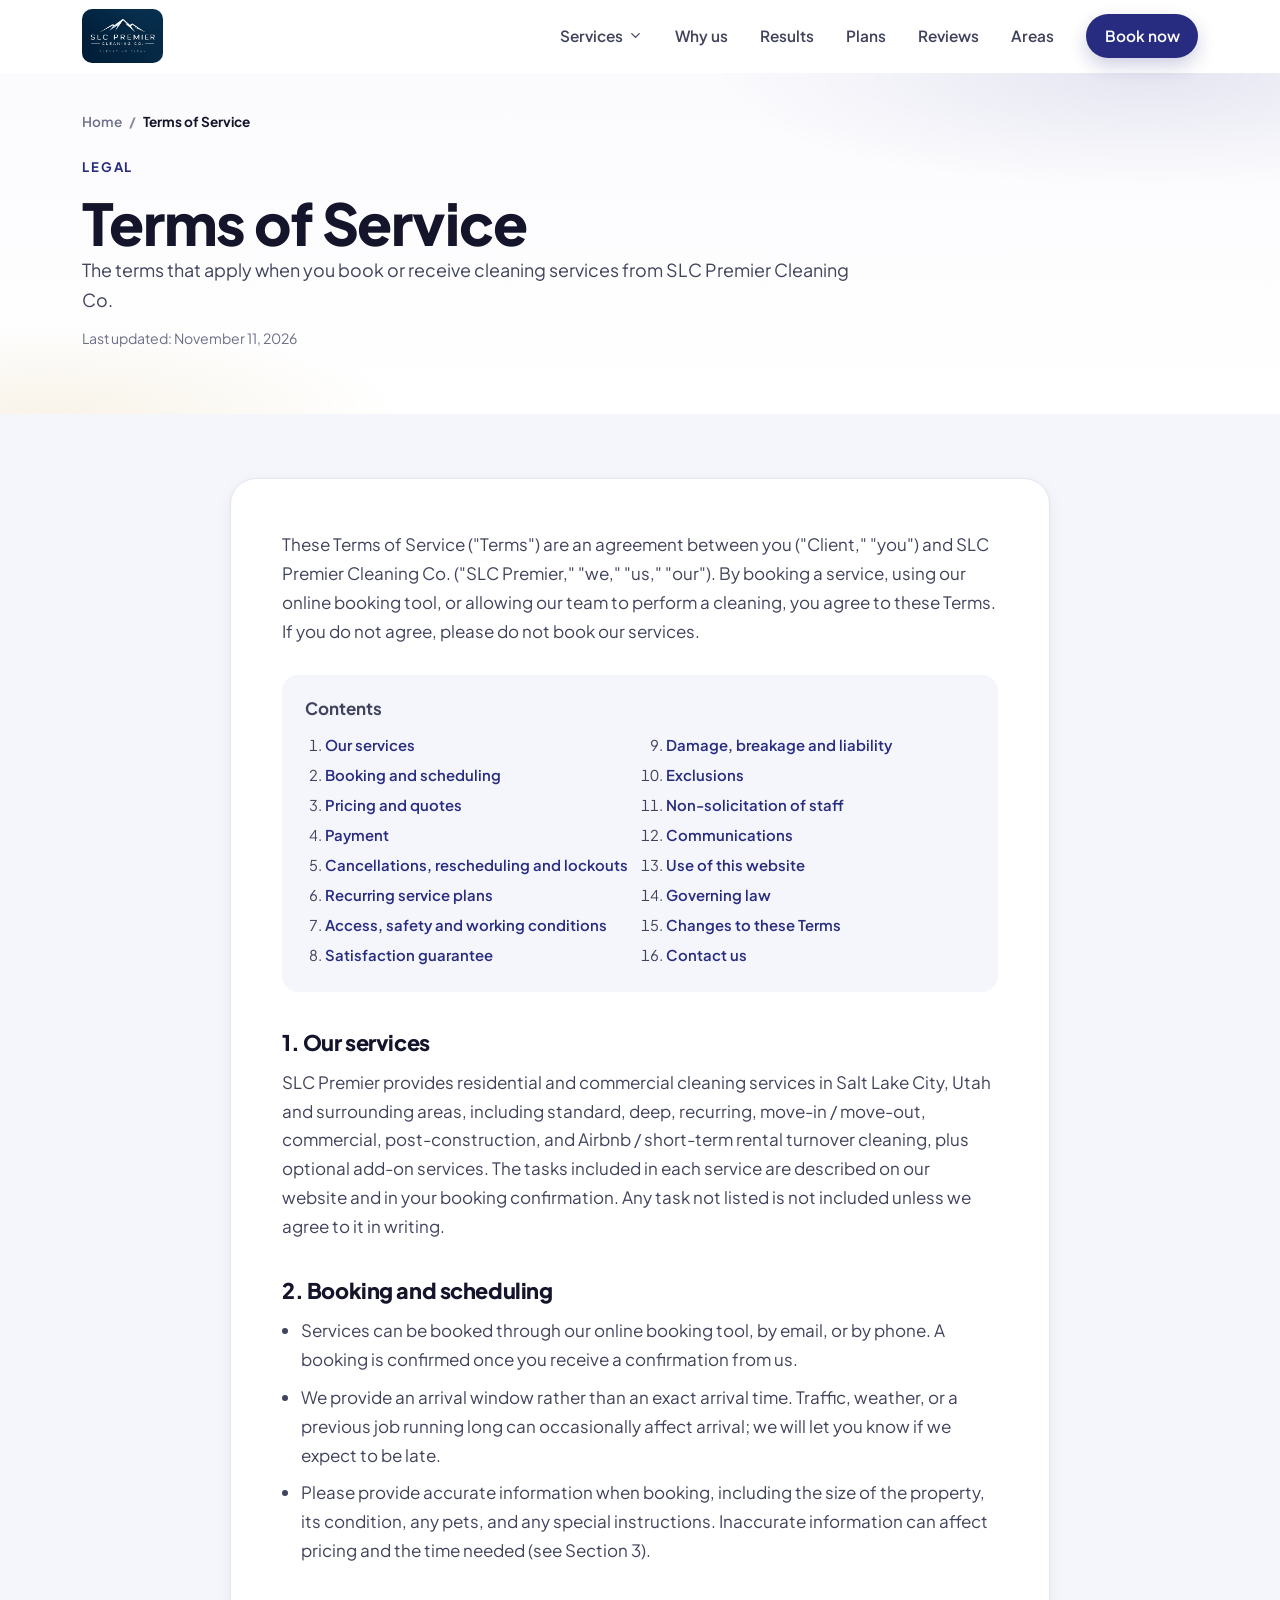
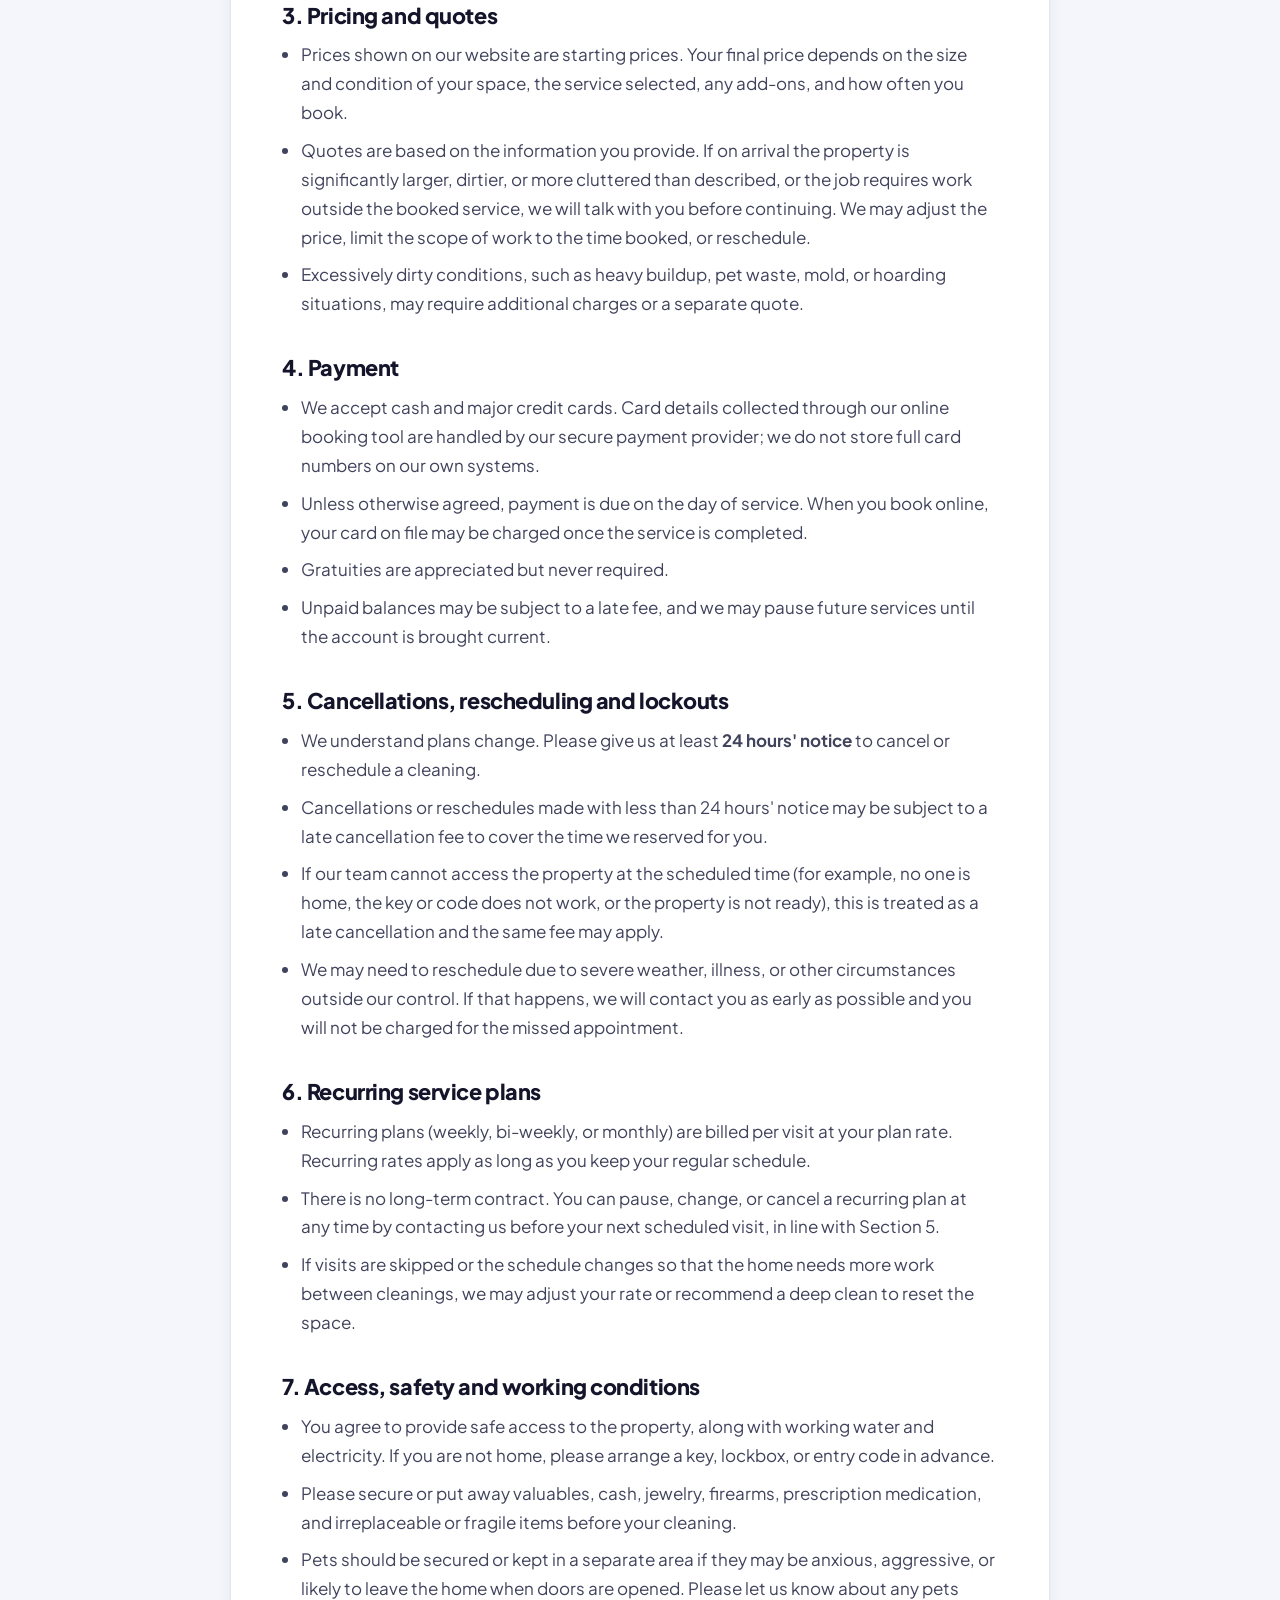
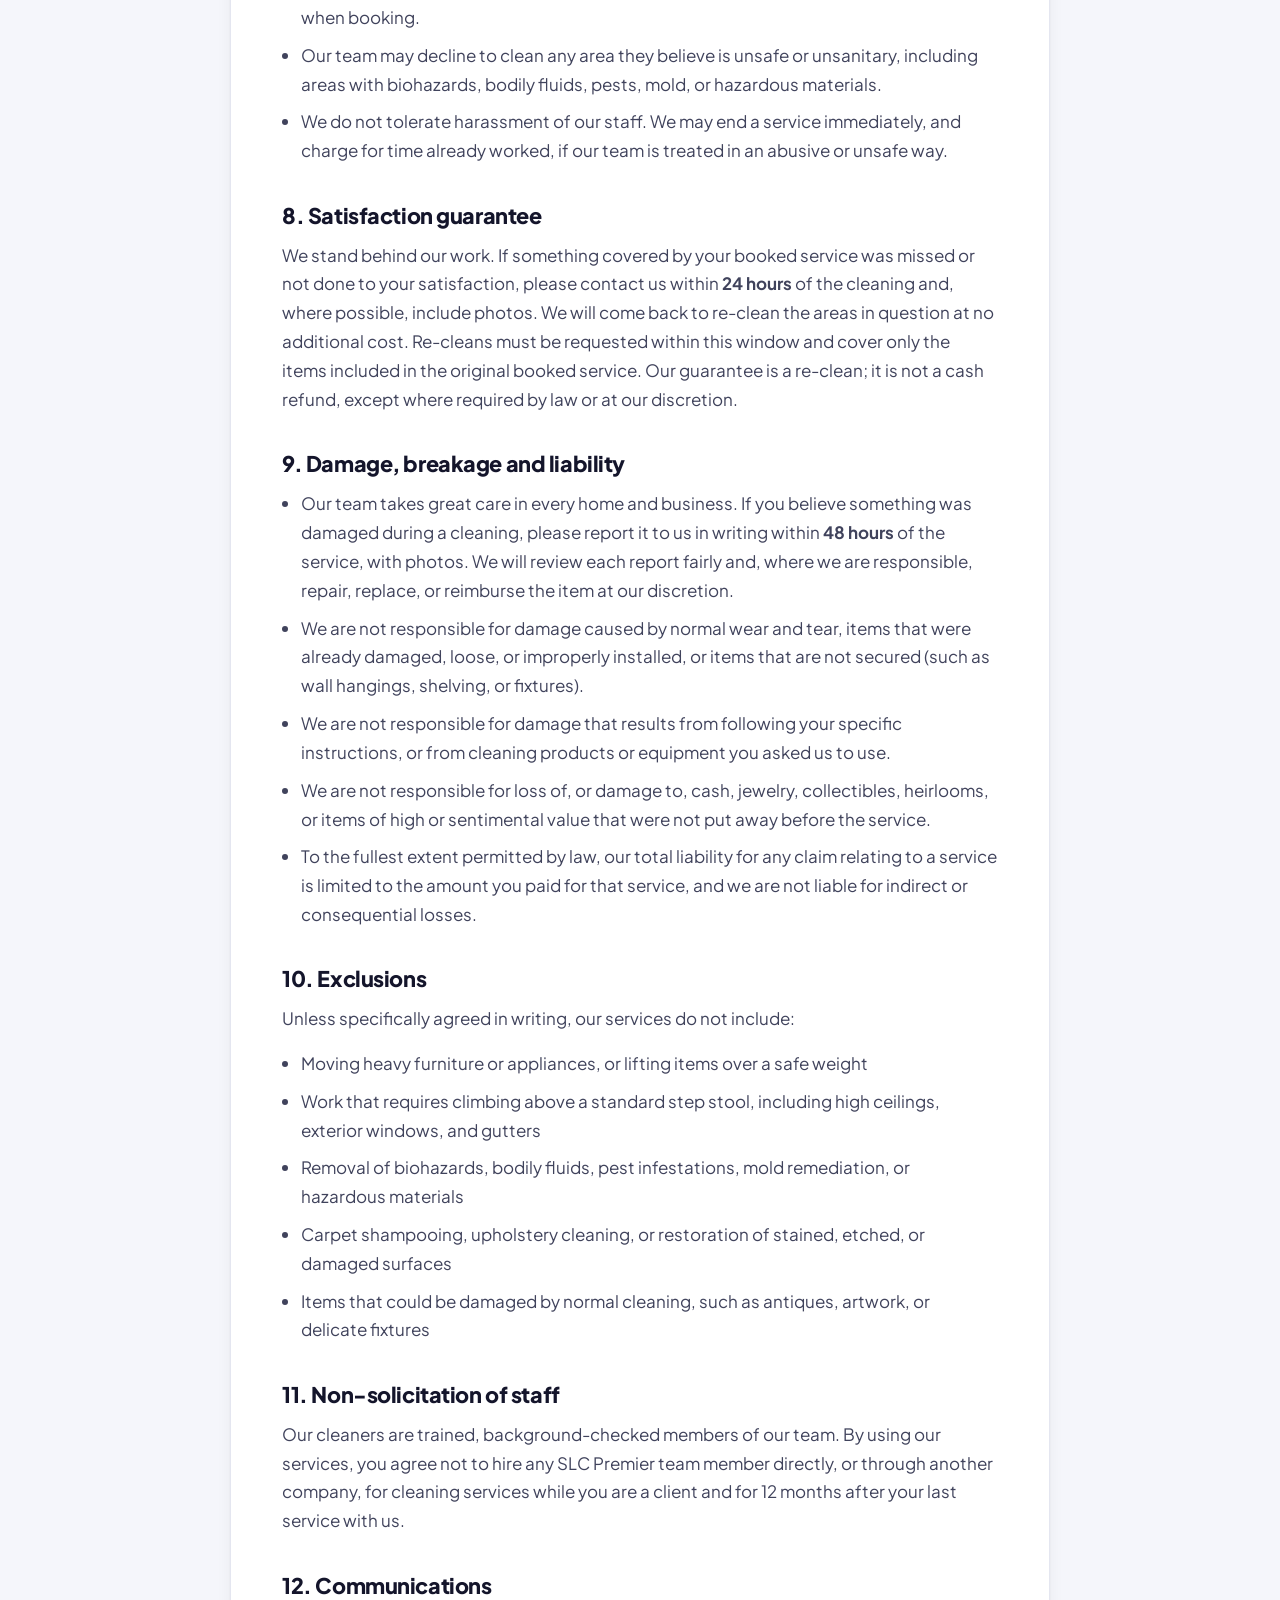
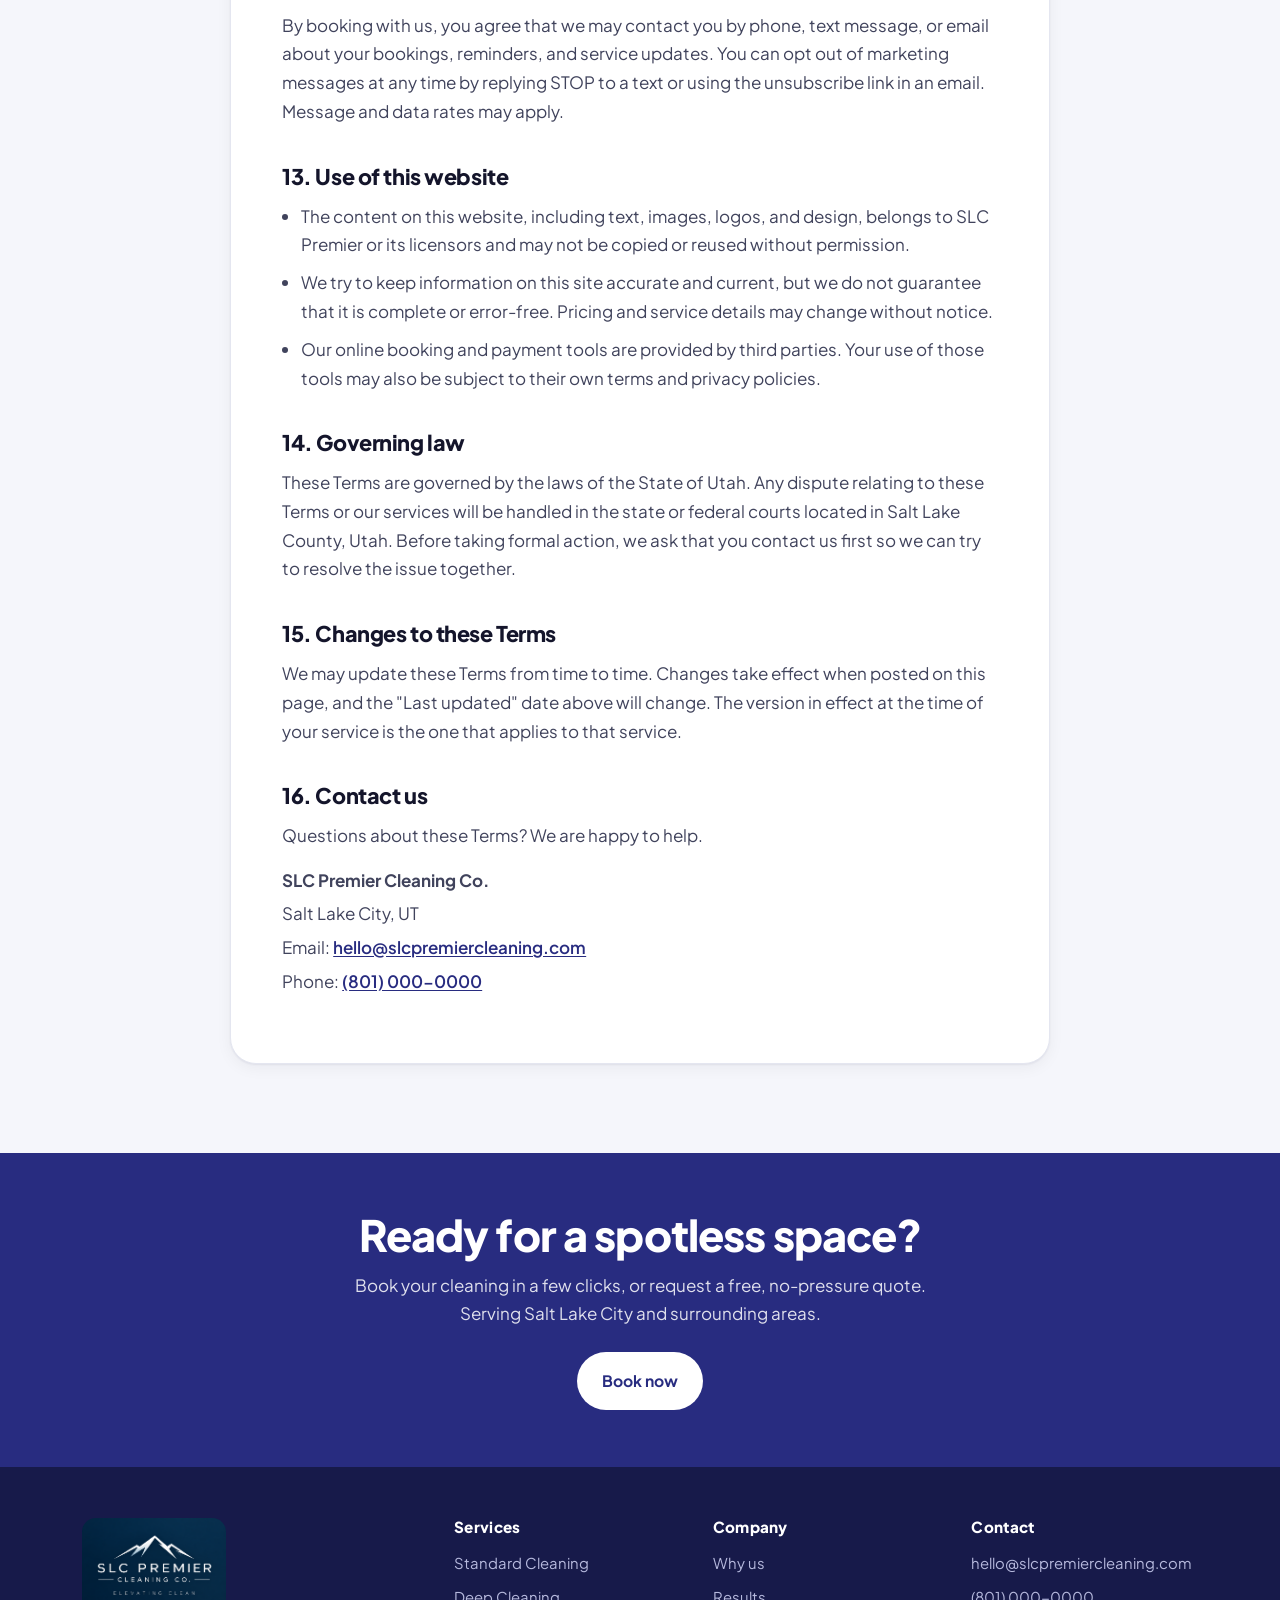
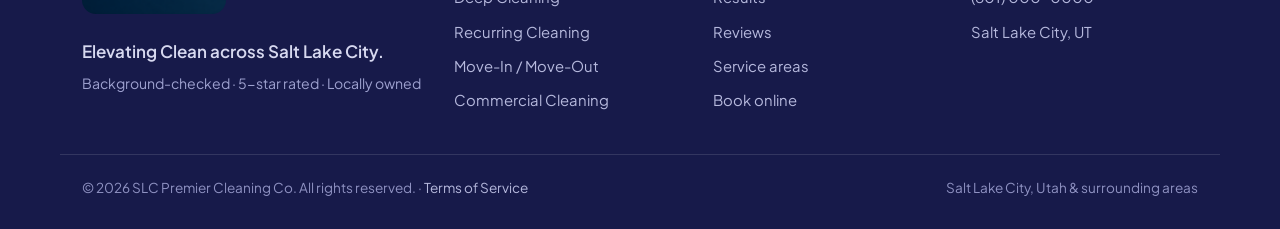
<file: terms-of-service/index.html>
<!DOCTYPE html>
<html lang="en">
<head>
  <meta charset="UTF-8" />
  <meta name="viewport" content="width=device-width, initial-scale=1.0" />
  <title>Terms of Service | SLC Premier Cleaning Co.</title>
  <meta name="description" content="Terms of Service for SLC Premier Cleaning Co. Booking, pricing, payment, cancellations, our satisfaction guarantee and other policies for cleaning services in Salt Lake City, UT." />
  <meta name="robots" content="index, follow" />
  <link rel="canonical" href="https://slcpremiercleaning.com/terms-of-service/" />
  <meta name="theme-color" content="#282c80" />

  <meta property="og:type" content="website" />
  <meta property="og:site_name" content="SLC Premier Cleaning Co." />
  <meta property="og:title" content="Terms of Service | SLC Premier Cleaning Co." />
  <meta property="og:description" content="Booking, pricing, payment, cancellation and satisfaction guarantee policies for SLC Premier Cleaning Co." />
  <meta property="og:url" content="https://slcpremiercleaning.com/terms-of-service/" />

  <link rel="icon" type="image/svg+xml" href="../assets/favicon.svg" />
  <link rel="apple-touch-icon" href="../assets/favicon.svg" />
  <link rel="preconnect" href="https://fonts.googleapis.com" />
  <link rel="preconnect" href="https://fonts.gstatic.com" crossorigin />
  <link href="https://fonts.googleapis.com/css2?family=Plus+Jakarta+Sans:ital,wght@0,400;0,500;0,600;0,700;0,800;1,500&display=swap" rel="stylesheet" />
  <link rel="stylesheet" href="../css/styles.css" />

  <script type="application/ld+json">
  {
    "@context": "https://schema.org",
    "@type": "BreadcrumbList",
    "itemListElement": [
      { "@type": "ListItem", "position": 1, "name": "Home", "item": "https://slcpremiercleaning.com/" },
      { "@type": "ListItem", "position": 2, "name": "Terms of Service", "item": "https://slcpremiercleaning.com/terms-of-service/" }
    ]
  }
  </script>
</head>

<body>
  <a class="skip-link" href="#main">Skip to content</a>

  <header class="site-header" id="top">
    <div class="wrap header-inner">
      <a class="brand" href="../" aria-label="SLC Premier Cleaning Co. home">
        <img class="brand-logo" src="../assets/logo.png" alt="SLC Premier Cleaning Co." width="1206" height="804" />
      </a>
      <nav class="nav" id="nav" aria-label="Primary">
        <div class="nav-item has-dropdown">
          <button type="button" class="nav-link" aria-haspopup="true" aria-expanded="false">
            Services
            <svg viewBox="0 0 24 24" aria-hidden="true"><path d="m6 9 6 6 6-6" fill="none" stroke="currentColor" stroke-width="2" stroke-linecap="round" stroke-linejoin="round"/></svg>
          </button>
          <div class="dropdown">
            <a class="dd-all" href="../#services">All services</a>
            <a href="../services/standard-cleaning/">Standard Cleaning</a>
            <a href="../services/deep-cleaning/">Deep Cleaning</a>
            <a href="../services/recurring-cleaning/">Recurring Cleaning</a>
            <a href="../services/move-in-out-cleaning/">Move-In / Move-Out</a>
            <a href="../services/commercial-cleaning/">Commercial Cleaning</a>
            <a href="../services/post-construction-cleaning/">Post-Construction</a>
            <a href="../services/airbnb-str-cleaning/">Airbnb / STR Turnover</a>
            <a href="../services/add-on-services/">Add-On Services</a>
          </div>
        </div>
        <a href="../#why">Why us</a>
        <a href="../#results">Results</a>
        <a href="../#plans">Plans</a>
        <a href="../#reviews">Reviews</a>
        <a href="../#areas">Areas</a>
        <a class="nav-cta" href="../#book">Book now</a>
      </nav>
      <button class="nav-toggle" id="navToggle" aria-label="Open menu" aria-expanded="false" aria-controls="nav">
        <span></span><span></span><span></span>
      </button>
    </div>
  </header>

  <main id="main">
    <section class="svc-hero legal-hero">
      <div class="hero-bg" aria-hidden="true"></div>
      <div class="wrap">
        <nav class="breadcrumb" aria-label="Breadcrumb">
          <a href="../">Home</a><span class="sep">/</span><span>Terms of Service</span>
        </nav>
        <p class="eyebrow">Legal</p>
        <h1>Terms of Service</h1>
        <p class="lead">The terms that apply when you book or receive cleaning services from SLC Premier Cleaning Co.</p>
        <p class="legal-updated">Last updated: November 11, 2026</p>
      </div>
    </section>

    <section class="section section-alt legal-section">
      <div class="wrap">
        <article class="legal">
          <p>These Terms of Service ("Terms") are an agreement between you ("Client," "you") and SLC Premier Cleaning Co. ("SLC Premier," "we," "us," "our"). By booking a service, using our online booking tool, or allowing our team to perform a cleaning, you agree to these Terms. If you do not agree, please do not book our services.</p>

          <nav class="legal-toc" aria-label="Contents">
            <p class="legal-toc-title">Contents</p>
            <ol>
              <li><a href="#services">Our services</a></li>
              <li><a href="#booking">Booking and scheduling</a></li>
              <li><a href="#pricing">Pricing and quotes</a></li>
              <li><a href="#payment">Payment</a></li>
              <li><a href="#cancellations">Cancellations, rescheduling and lockouts</a></li>
              <li><a href="#recurring">Recurring service plans</a></li>
              <li><a href="#access">Access, safety and working conditions</a></li>
              <li><a href="#guarantee">Satisfaction guarantee</a></li>
              <li><a href="#damage">Damage, breakage and liability</a></li>
              <li><a href="#exclusions">Exclusions</a></li>
              <li><a href="#non-solicitation">Non-solicitation of staff</a></li>
              <li><a href="#communications">Communications</a></li>
              <li><a href="#website">Use of this website</a></li>
              <li><a href="#law">Governing law</a></li>
              <li><a href="#changes">Changes to these Terms</a></li>
              <li><a href="#contact">Contact us</a></li>
            </ol>
          </nav>

          <h2 id="services">1. Our services</h2>
          <p>SLC Premier provides residential and commercial cleaning services in Salt Lake City, Utah and surrounding areas, including standard, deep, recurring, move-in / move-out, commercial, post-construction, and Airbnb / short-term rental turnover cleaning, plus optional add-on services. The tasks included in each service are described on our website and in your booking confirmation. Any task not listed is not included unless we agree to it in writing.</p>

          <h2 id="booking">2. Booking and scheduling</h2>
          <ul>
            <li>Services can be booked through our online booking tool, by email, or by phone. A booking is confirmed once you receive a confirmation from us.</li>
            <li>We provide an arrival window rather than an exact arrival time. Traffic, weather, or a previous job running long can occasionally affect arrival; we will let you know if we expect to be late.</li>
            <li>Please provide accurate information when booking, including the size of the property, its condition, any pets, and any special instructions. Inaccurate information can affect pricing and the time needed (see Section 3).</li>
          </ul>

          <h2 id="pricing">3. Pricing and quotes</h2>
          <ul>
            <li>Prices shown on our website are starting prices. Your final price depends on the size and condition of your space, the service selected, any add-ons, and how often you book.</li>
            <li>Quotes are based on the information you provide. If on arrival the property is significantly larger, dirtier, or more cluttered than described, or the job requires work outside the booked service, we will talk with you before continuing. We may adjust the price, limit the scope of work to the time booked, or reschedule.</li>
            <li>Excessively dirty conditions, such as heavy buildup, pet waste, mold, or hoarding situations, may require additional charges or a separate quote.</li>
          </ul>

          <h2 id="payment">4. Payment</h2>
          <ul>
            <li>We accept cash and major credit cards. Card details collected through our online booking tool are handled by our secure payment provider; we do not store full card numbers on our own systems.</li>
            <li>Unless otherwise agreed, payment is due on the day of service. When you book online, your card on file may be charged once the service is completed.</li>
            <li>Gratuities are appreciated but never required.</li>
            <li>Unpaid balances may be subject to a late fee, and we may pause future services until the account is brought current.</li>
          </ul>

          <h2 id="cancellations">5. Cancellations, rescheduling and lockouts</h2>
          <ul>
            <li>We understand plans change. Please give us at least <strong>24 hours' notice</strong> to cancel or reschedule a cleaning.</li>
            <li>Cancellations or reschedules made with less than 24 hours' notice may be subject to a late cancellation fee to cover the time we reserved for you.</li>
            <li>If our team cannot access the property at the scheduled time (for example, no one is home, the key or code does not work, or the property is not ready), this is treated as a late cancellation and the same fee may apply.</li>
            <li>We may need to reschedule due to severe weather, illness, or other circumstances outside our control. If that happens, we will contact you as early as possible and you will not be charged for the missed appointment.</li>
          </ul>

          <h2 id="recurring">6. Recurring service plans</h2>
          <ul>
            <li>Recurring plans (weekly, bi-weekly, or monthly) are billed per visit at your plan rate. Recurring rates apply as long as you keep your regular schedule.</li>
            <li>There is no long-term contract. You can pause, change, or cancel a recurring plan at any time by contacting us before your next scheduled visit, in line with Section 5.</li>
            <li>If visits are skipped or the schedule changes so that the home needs more work between cleanings, we may adjust your rate or recommend a deep clean to reset the space.</li>
          </ul>

          <h2 id="access">7. Access, safety and working conditions</h2>
          <ul>
            <li>You agree to provide safe access to the property, along with working water and electricity. If you are not home, please arrange a key, lockbox, or entry code in advance.</li>
            <li>Please secure or put away valuables, cash, jewelry, firearms, prescription medication, and irreplaceable or fragile items before your cleaning.</li>
            <li>Pets should be secured or kept in a separate area if they may be anxious, aggressive, or likely to leave the home when doors are opened. Please let us know about any pets when booking.</li>
            <li>Our team may decline to clean any area they believe is unsafe or unsanitary, including areas with biohazards, bodily fluids, pests, mold, or hazardous materials.</li>
            <li>We do not tolerate harassment of our staff. We may end a service immediately, and charge for time already worked, if our team is treated in an abusive or unsafe way.</li>
          </ul>

          <h2 id="guarantee">8. Satisfaction guarantee</h2>
          <p>We stand behind our work. If something covered by your booked service was missed or not done to your satisfaction, please contact us within <strong>24 hours</strong> of the cleaning and, where possible, include photos. We will come back to re-clean the areas in question at no additional cost. Re-cleans must be requested within this window and cover only the items included in the original booked service. Our guarantee is a re-clean; it is not a cash refund, except where required by law or at our discretion.</p>

          <h2 id="damage">9. Damage, breakage and liability</h2>
          <ul>
            <li>Our team takes great care in every home and business. If you believe something was damaged during a cleaning, please report it to us in writing within <strong>48 hours</strong> of the service, with photos. We will review each report fairly and, where we are responsible, repair, replace, or reimburse the item at our discretion.</li>
            <li>We are not responsible for damage caused by normal wear and tear, items that were already damaged, loose, or improperly installed, or items that are not secured (such as wall hangings, shelving, or fixtures).</li>
            <li>We are not responsible for damage that results from following your specific instructions, or from cleaning products or equipment you asked us to use.</li>
            <li>We are not responsible for loss of, or damage to, cash, jewelry, collectibles, heirlooms, or items of high or sentimental value that were not put away before the service.</li>
            <li>To the fullest extent permitted by law, our total liability for any claim relating to a service is limited to the amount you paid for that service, and we are not liable for indirect or consequential losses.</li>
          </ul>

          <h2 id="exclusions">10. Exclusions</h2>
          <p>Unless specifically agreed in writing, our services do not include:</p>
          <ul>
            <li>Moving heavy furniture or appliances, or lifting items over a safe weight</li>
            <li>Work that requires climbing above a standard step stool, including high ceilings, exterior windows, and gutters</li>
            <li>Removal of biohazards, bodily fluids, pest infestations, mold remediation, or hazardous materials</li>
            <li>Carpet shampooing, upholstery cleaning, or restoration of stained, etched, or damaged surfaces</li>
            <li>Items that could be damaged by normal cleaning, such as antiques, artwork, or delicate fixtures</li>
          </ul>

          <h2 id="non-solicitation">11. Non-solicitation of staff</h2>
          <p>Our cleaners are trained, background-checked members of our team. By using our services, you agree not to hire any SLC Premier team member directly, or through another company, for cleaning services while you are a client and for 12 months after your last service with us.</p>

          <h2 id="communications">12. Communications</h2>
          <p>By booking with us, you agree that we may contact you by phone, text message, or email about your bookings, reminders, and service updates. You can opt out of marketing messages at any time by replying STOP to a text or using the unsubscribe link in an email. Message and data rates may apply.</p>

          <h2 id="website">13. Use of this website</h2>
          <ul>
            <li>The content on this website, including text, images, logos, and design, belongs to SLC Premier or its licensors and may not be copied or reused without permission.</li>
            <li>We try to keep information on this site accurate and current, but we do not guarantee that it is complete or error-free. Pricing and service details may change without notice.</li>
            <li>Our online booking and payment tools are provided by third parties. Your use of those tools may also be subject to their own terms and privacy policies.</li>
          </ul>

          <h2 id="law">14. Governing law</h2>
          <p>These Terms are governed by the laws of the State of Utah. Any dispute relating to these Terms or our services will be handled in the state or federal courts located in Salt Lake County, Utah. Before taking formal action, we ask that you contact us first so we can try to resolve the issue together.</p>

          <h2 id="changes">15. Changes to these Terms</h2>
          <p>We may update these Terms from time to time. Changes take effect when posted on this page, and the "Last updated" date above will change. The version in effect at the time of your service is the one that applies to that service.</p>

          <h2 id="contact">16. Contact us</h2>
          <p>Questions about these Terms? We are happy to help.</p>
          <ul class="legal-contact">
            <li><strong>SLC Premier Cleaning Co.</strong></li>
            <li>Salt Lake City, UT</li>
            <li>Email: <a href="mailto:hello@slcpremiercleaning.com">hello@slcpremiercleaning.com</a></li>
            <li>Phone: <a href="tel:+18010000000">(801) 000-0000</a></li>
          </ul>
        </article>
      </div>
    </section>

    <section class="cta-band">
      <div class="wrap">
        <h2>Ready for a spotless space?</h2>
        <p>Book your cleaning in a few clicks, or request a free, no-pressure quote. Serving Salt Lake City and surrounding areas.</p>
        <a class="btn btn-primary" href="../#book">Book now</a>
      </div>
    </section>
  </main>

  <footer class="site-footer">
    <div class="wrap footer-grid">
      <div class="footer-brand">
        <a class="brand brand-light" href="../" aria-label="SLC Premier Cleaning Co. home">
          <img class="brand-logo-lg" src="../assets/logo.png" alt="SLC Premier Cleaning Co. - Elevating Clean" width="1206" height="804" />
        </a>
        <p class="footer-slogan">Elevating Clean across Salt Lake City.</p>
        <p class="footer-badges">Background-checked &middot; 5-star rated &middot; Locally owned</p>
      </div>
      <div class="footer-col">
        <h4>Services</h4>
        <ul>
          <li><a href="../services/standard-cleaning/">Standard Cleaning</a></li>
          <li><a href="../services/deep-cleaning/">Deep Cleaning</a></li>
          <li><a href="../services/recurring-cleaning/">Recurring Cleaning</a></li>
          <li><a href="../services/move-in-out-cleaning/">Move-In / Move-Out</a></li>
          <li><a href="../services/commercial-cleaning/">Commercial Cleaning</a></li>
        </ul>
      </div>
      <div class="footer-col">
        <h4>Company</h4>
        <ul>
          <li><a href="../#why">Why us</a></li>
          <li><a href="../#results">Results</a></li>
          <li><a href="../#reviews">Reviews</a></li>
          <li><a href="../#areas">Service areas</a></li>
          <li><a href="../#book">Book online</a></li>
        </ul>
      </div>
      <div class="footer-col">
        <h4>Contact</h4>
        <ul>
          <li><a href="mailto:hello@slcpremiercleaning.com">hello@slcpremiercleaning.com</a></li>
          <li><a href="tel:+18010000000">(801) 000-0000</a></li>
          <li>Salt Lake City, UT</li>
        </ul>
      </div>
    </div>
    <div class="wrap footer-bottom">
      <p>&copy; <span id="year">2026</span> SLC Premier Cleaning Co. All rights reserved. &middot; <a class="footer-legal" href="./">Terms of Service</a></p>
      <p>Salt Lake City, Utah &amp; surrounding areas</p>
    </div>
  </footer>

  <a href="#top" class="to-top" id="toTop" aria-label="Back to top">
    <svg viewBox="0 0 24 24" aria-hidden="true"><path d="m6 15 6-6 6 6" fill="none" stroke="currentColor" stroke-width="2" stroke-linecap="round" stroke-linejoin="round"/></svg>
  </a>

  <script src="../js/main.js"></script>
</body>
</html>
</file>
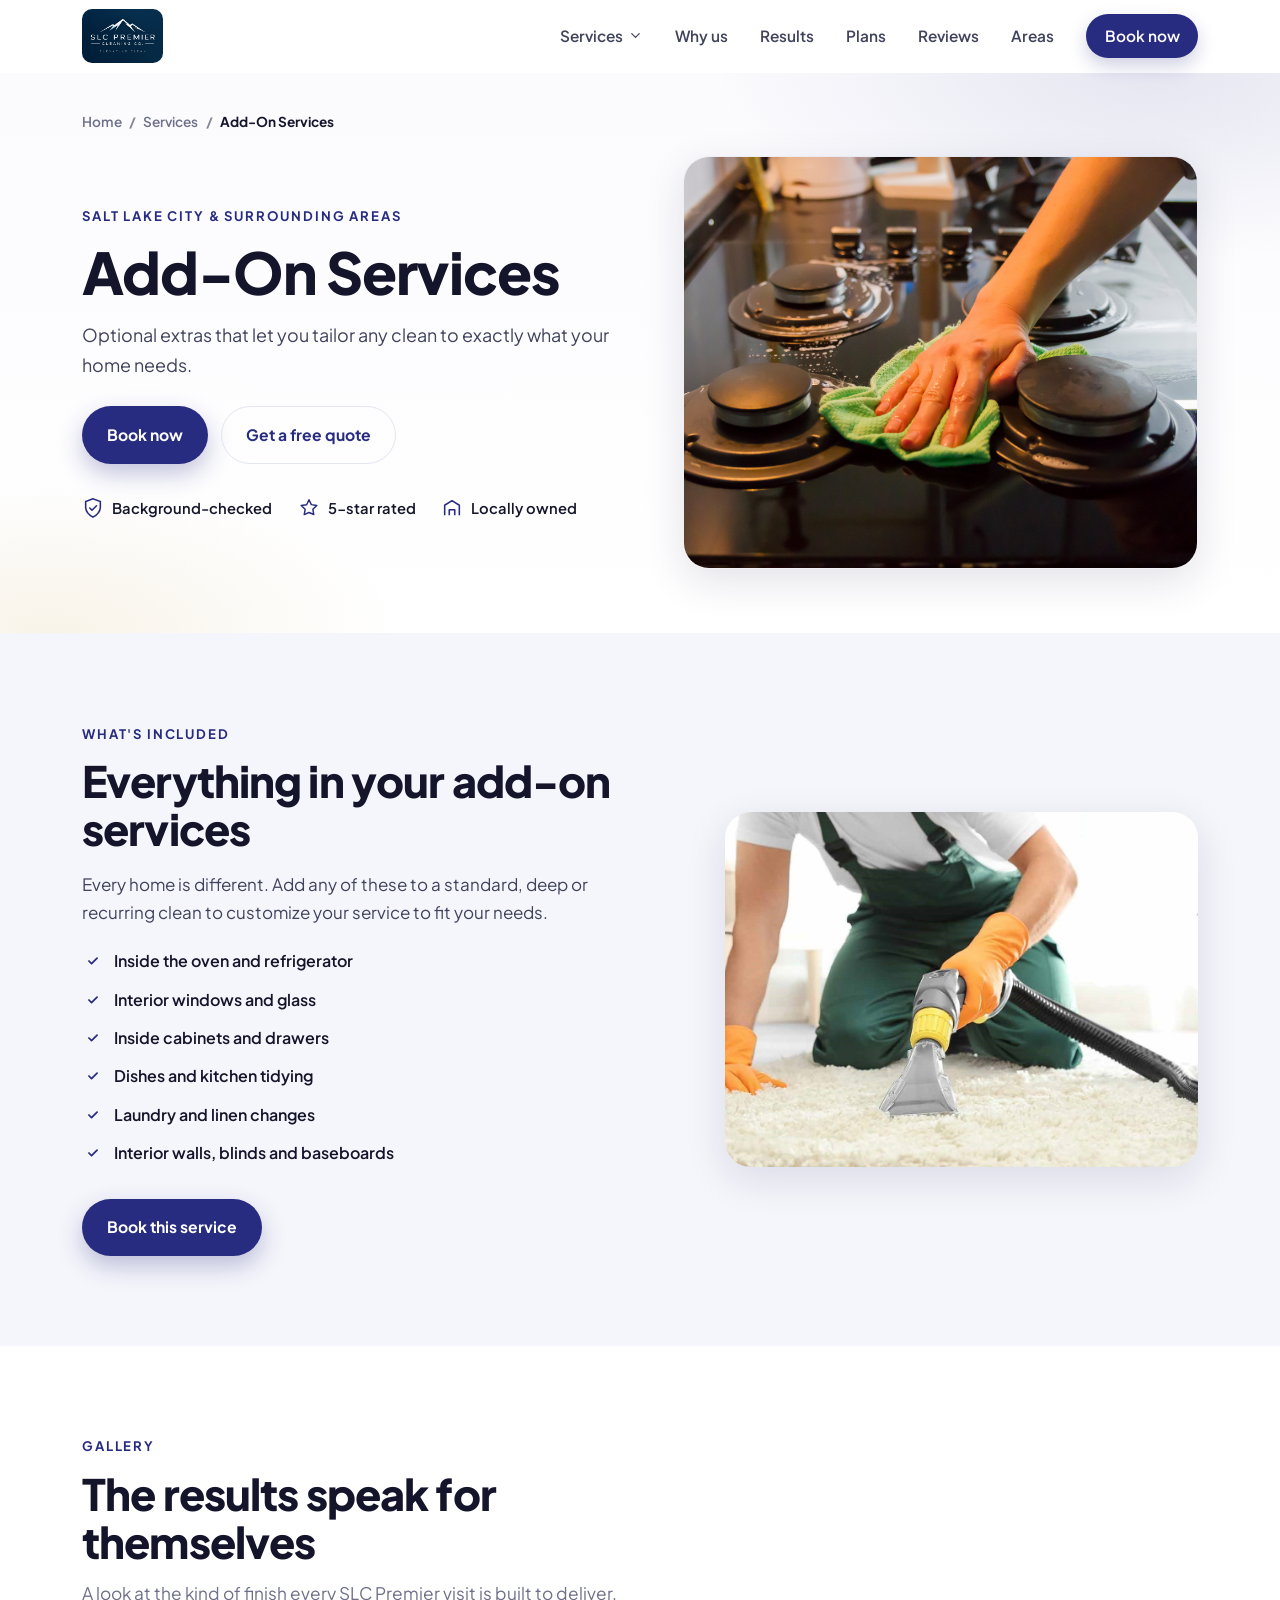
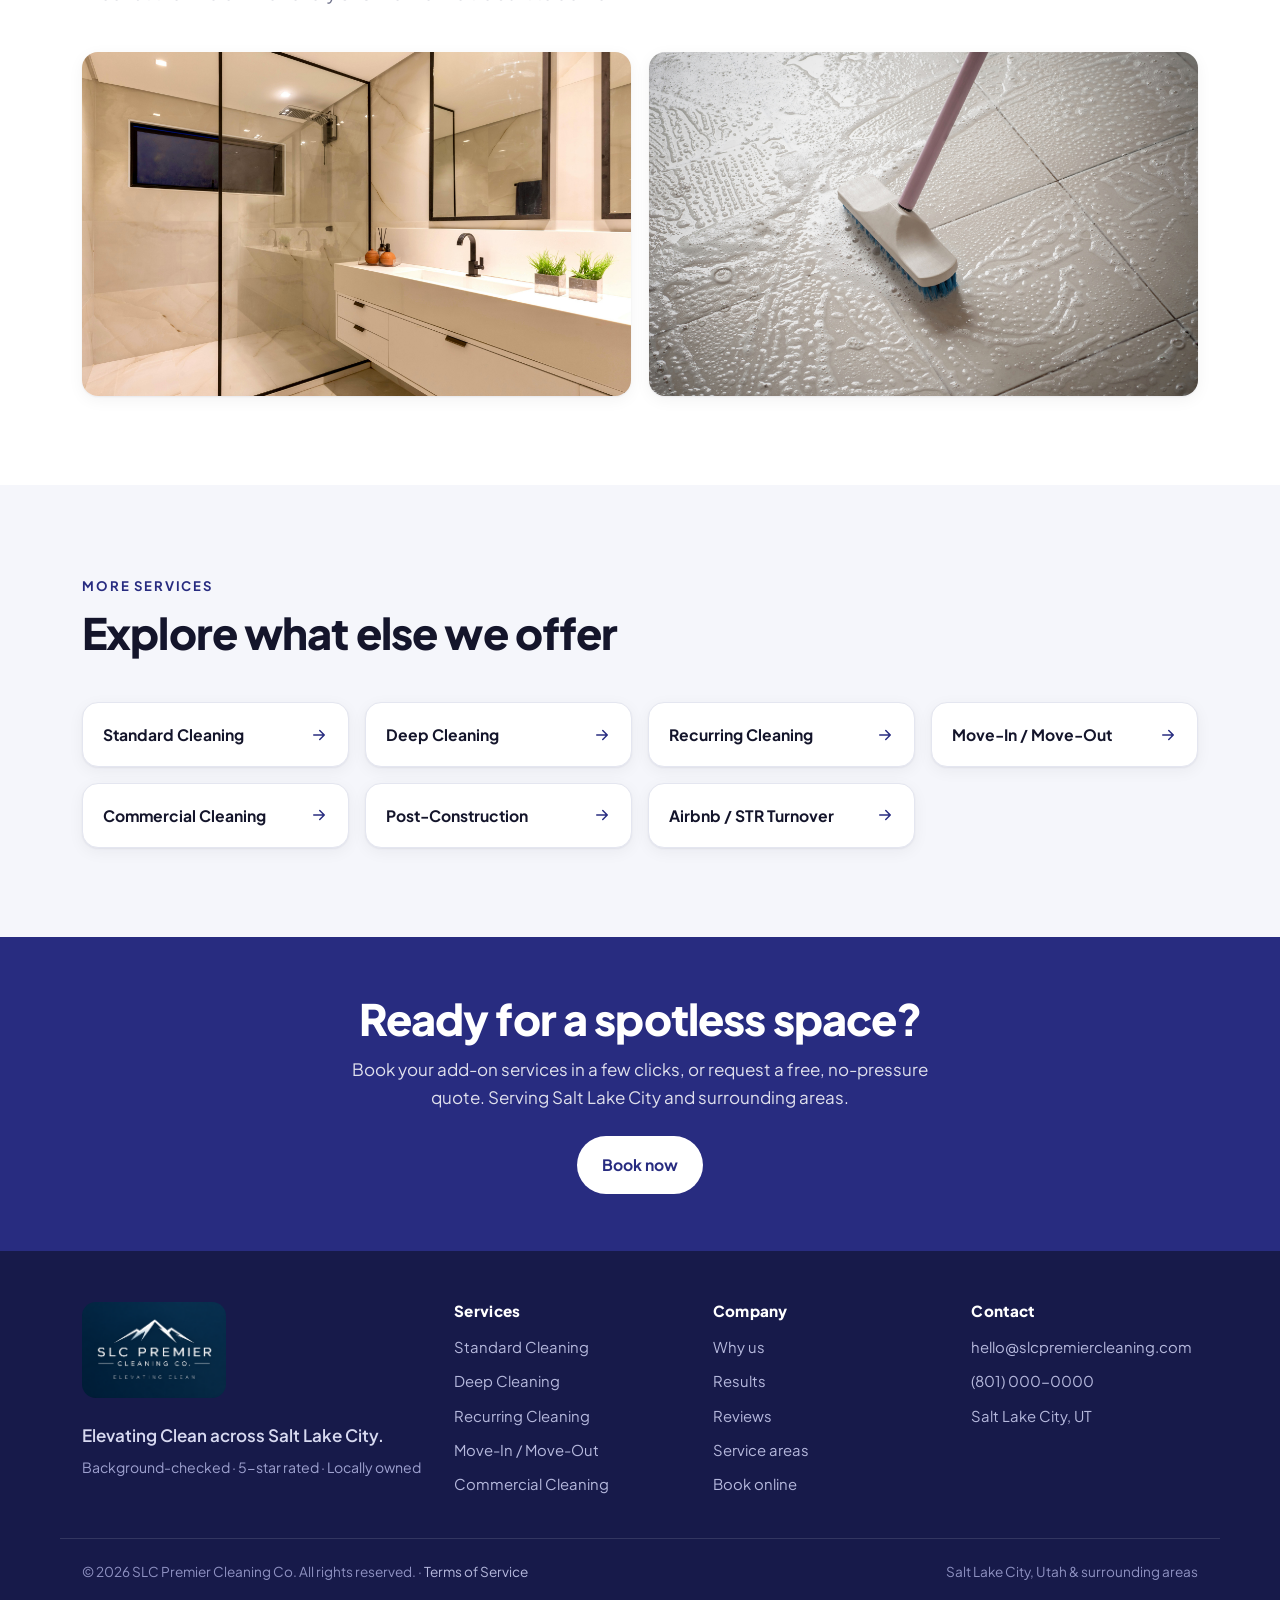
<file: services/add-on-services/index.html>
<!DOCTYPE html>
<html lang="en">
<head>
  <meta charset="UTF-8" />
  <meta name="viewport" content="width=device-width, initial-scale=1.0" />
  <title>Cleaning Add-On Services in Salt Lake City, UT | SLC Premier Cleaning Co.</title>
  <meta name="description" content="Optional cleaning add-ons in Salt Lake City: inside the oven and fridge, interior windows, cabinets, laundry, dishes and more. Customize any clean. Book online." />
  <meta name="robots" content="index, follow, max-image-preview:large, max-snippet:-1, max-video-preview:-1" />
  <meta name="googlebot" content="index, follow, max-image-preview:large, max-snippet:-1, max-video-preview:-1" />
  <link rel="canonical" href="https://slcpremiercleaning.com/services/add-on-services/" />
  <meta name="theme-color" content="#282c80" />
  <meta name="geo.region" content="US-UT" />
  <meta name="geo.placename" content="Salt Lake City, Utah" />

  <meta property="og:type" content="website" />
  <meta property="og:site_name" content="SLC Premier Cleaning Co." />
  <meta property="og:title" content="Cleaning Add-On Services in Salt Lake City, UT | SLC Premier Cleaning Co." />
  <meta property="og:description" content="Optional cleaning add-ons in Salt Lake City: inside the oven and fridge, interior windows, cabinets, laundry, dishes and more. Customize any clean. Book online." />
  <meta property="og:url" content="https://slcpremiercleaning.com/services/add-on-services/" />
  <meta property="og:image" content="https://slcpremiercleaning.com/assets/svc-kitchen.png" />
  <meta name="twitter:card" content="summary_large_image" />
  <meta name="twitter:title" content="Cleaning Add-On Services in Salt Lake City, UT | SLC Premier Cleaning Co." />
  <meta name="twitter:description" content="Optional cleaning add-ons in Salt Lake City: inside the oven and fridge, interior windows, cabinets, laundry, dishes and more. Customize any clean. Book online." />
  <meta name="twitter:image" content="https://slcpremiercleaning.com/assets/svc-kitchen.png" />

  <link rel="icon" type="image/svg+xml" href="../../assets/favicon.svg" />
  <link rel="apple-touch-icon" href="../../assets/favicon.svg" />
  <link rel="preconnect" href="https://fonts.googleapis.com" />
  <link rel="preconnect" href="https://fonts.gstatic.com" crossorigin />
  <link href="https://fonts.googleapis.com/css2?family=Plus+Jakarta+Sans:ital,wght@0,400;0,500;0,600;0,700;0,800;1,500&display=swap" rel="stylesheet" />
  <link rel="stylesheet" href="../../css/styles.css" />

  <script type="application/ld+json">
  {
    "@context": "https://schema.org",
    "@type": "Service",
    "serviceType": "Add-On Services",
    "name": "Add-On Services in Salt Lake City",
    "url": "https://slcpremiercleaning.com/services/add-on-services/",
    "image": "https://slcpremiercleaning.com/assets/svc-kitchen.png",
    "description": "Optional cleaning add-ons in Salt Lake City: inside the oven and fridge, interior windows, cabinets, laundry, dishes and more. Customize any clean. Book online.",
    "areaServed": { "@type": "City", "name": "Salt Lake City" },
    "provider": {
      "@type": "HouseCleaningService",
      "name": "SLC Premier Cleaning Co.",
      "url": "https://slcpremiercleaning.com/",
      "areaServed": "Salt Lake City, UT and surrounding areas"
    }
  }
  </script>
  <script type="application/ld+json">
  {
    "@context": "https://schema.org",
    "@type": "BreadcrumbList",
    "itemListElement": [
      { "@type": "ListItem", "position": 1, "name": "Home", "item": "https://slcpremiercleaning.com/" },
      { "@type": "ListItem", "position": 2, "name": "Services", "item": "https://slcpremiercleaning.com/#services" },
      { "@type": "ListItem", "position": 3, "name": "Add-On Services", "item": "https://slcpremiercleaning.com/services/add-on-services/" }
    ]
  }
  </script>
</head>

<body>
  <a class="skip-link" href="#main">Skip to content</a>

  <header class="site-header" id="top">
    <div class="wrap header-inner">
      <a class="brand" href="../../" aria-label="SLC Premier Cleaning Co. home">
        <img class="brand-logo" src="../../assets/logo.png" alt="SLC Premier Cleaning Co." width="1206" height="804" />
        
      </a>
      <nav class="nav" id="nav" aria-label="Primary">
        <div class="nav-item has-dropdown">
          <button type="button" class="nav-link" aria-haspopup="true" aria-expanded="false">
            Services
            <svg viewBox="0 0 24 24" aria-hidden="true"><path d="m6 9 6 6 6-6" fill="none" stroke="currentColor" stroke-width="2" stroke-linecap="round" stroke-linejoin="round"/></svg>
          </button>
          <div class="dropdown">
            <a class="dd-all" href="../../#services">All services</a>
            <a href="../standard-cleaning/">Standard Cleaning</a>
            <a href="../deep-cleaning/">Deep Cleaning</a>
            <a href="../recurring-cleaning/">Recurring Cleaning</a>
            <a href="../move-in-out-cleaning/">Move-In / Move-Out</a>
            <a href="../commercial-cleaning/">Commercial Cleaning</a>
            <a href="../post-construction-cleaning/">Post-Construction</a>
            <a href="../airbnb-str-cleaning/">Airbnb / STR Turnover</a>
            <a href="../add-on-services/">Add-On Services</a>
          </div>
        </div>
        <a href="../../#why">Why us</a>
        <a href="../../#results">Results</a>
        <a href="../../#plans">Plans</a>
        <a href="../../#reviews">Reviews</a>
        <a href="../../#areas">Areas</a>
        <a class="nav-cta" href="../../#book">Book now</a>
      </nav>
      <button class="nav-toggle" id="navToggle" aria-label="Open menu" aria-expanded="false" aria-controls="nav">
        <span></span><span></span><span></span>
      </button>
    </div>
  </header>

  <main id="main">
    <section class="svc-hero">
      <div class="hero-bg" aria-hidden="true"></div>
      <div class="wrap">
        <nav class="breadcrumb" aria-label="Breadcrumb">
          <a href="../../">Home</a><span class="sep">/</span><a href="../../#services">Services</a><span class="sep">/</span><span>Add-On Services</span>
        </nav>
        <div class="svc-hero-grid">
          <div class="svc-hero-copy">
            <p class="eyebrow">Salt Lake City &amp; surrounding areas</p>
            <h1>Add-On Services</h1>
            <p class="lead">Optional extras that let you tailor any clean to exactly what your home needs.</p>
            <div class="hero-actions">
              <a class="btn btn-primary" href="../../#book">Book now</a>
              <a class="btn btn-ghost" href="../../#contact">Get a free quote</a>
            </div>
            <ul class="hero-trust">
              <li><svg viewBox="0 0 24 24" aria-hidden="true"><path d="M12 2 4 5v6c0 5 3.4 8.5 8 11 4.6-2.5 8-6 8-11V5z" fill="none" stroke="currentColor" stroke-width="1.7"/><path d="m8.5 12 2.4 2.4L15.8 9.6" fill="none" stroke="currentColor" stroke-width="1.7" stroke-linecap="round" stroke-linejoin="round"/></svg> Background-checked</li>
              <li><svg viewBox="0 0 24 24" aria-hidden="true"><path d="m12 3 2.6 5.3 5.9.9-4.3 4.1 1 5.8L12 16.9 6.8 19.2l1-5.8L3.5 9.3l5.9-.9z" fill="none" stroke="currentColor" stroke-width="1.6" stroke-linejoin="round"/></svg> 5-star rated</li>
              <li><svg viewBox="0 0 24 24" aria-hidden="true"><path d="M4 20V9l8-5 8 5v11" fill="none" stroke="currentColor" stroke-width="1.7" stroke-linejoin="round"/><path d="M9 20v-6h6v6" fill="none" stroke="currentColor" stroke-width="1.7" stroke-linejoin="round"/></svg> Locally owned</li>
            </ul>
          </div>
          <div class="svc-hero-media">
            <div class="hero-media-frame">
              <img src="../../assets/svc-kitchen.png" alt="Cleaning inside a kitchen appliance as an add-on service" fetchpriority="high" />
            </div>
          </div>
        </div>
      </div>
    </section>

    <section class="section section-alt">
      <div class="wrap svc-detail-grid">
        <div class="svc-detail-copy">
          <p class="eyebrow">What's included</p>
          <h2>Everything in your add-on services</h2>
          <p>Every home is different. Add any of these to a standard, deep or recurring clean to customize your service to fit your needs.</p>
          <ul class="checks">
            <li>Inside the oven and refrigerator</li>
            <li>Interior windows and glass</li>
            <li>Inside cabinets and drawers</li>
            <li>Dishes and kitchen tidying</li>
            <li>Laundry and linen changes</li>
            <li>Interior walls, blinds and baseboards</li>
          </ul>
          <a class="btn btn-primary" href="../../#book">Book this service</a>
        </div>
        <div class="svc-detail-media">
          <img src="../../assets/svc-carpet.jpg" alt="Add-on carpet cleaning" loading="lazy" />
        </div>
      </div>
    </section>

    <section class="section">
      <div class="wrap">
        <header class="section-head">
          <p class="eyebrow">Gallery</p>
          <h2>The results speak for themselves</h2>
          <p class="section-sub">A look at the kind of finish every SLC Premier visit is built to deliver.</p>
        </header>
        <div class="svc-gallery">
          <figure><img src="../../assets/gallery-bath.png" alt="Detailed bathroom add-ons" loading="lazy" /></figure>
          <figure><img src="../../assets/svc-floor.png" alt="Add-on floor scrubbing" loading="lazy" /></figure>
        </div>
      </div>
    </section>

    <section class="section section-alt">
      <div class="wrap">
        <header class="section-head">
          <p class="eyebrow">More services</p>
          <h2>Explore what else we offer</h2>
        </header>
        <div class="other-grid">
          <a class="other-card" href="../standard-cleaning/">Standard Cleaning <svg viewBox="0 0 24 24" aria-hidden="true"><path d="M5 12h14M13 6l6 6-6 6" fill="none" stroke="currentColor" stroke-width="2" stroke-linecap="round" stroke-linejoin="round"/></svg></a>
          <a class="other-card" href="../deep-cleaning/">Deep Cleaning <svg viewBox="0 0 24 24" aria-hidden="true"><path d="M5 12h14M13 6l6 6-6 6" fill="none" stroke="currentColor" stroke-width="2" stroke-linecap="round" stroke-linejoin="round"/></svg></a>
          <a class="other-card" href="../recurring-cleaning/">Recurring Cleaning <svg viewBox="0 0 24 24" aria-hidden="true"><path d="M5 12h14M13 6l6 6-6 6" fill="none" stroke="currentColor" stroke-width="2" stroke-linecap="round" stroke-linejoin="round"/></svg></a>
          <a class="other-card" href="../move-in-out-cleaning/">Move-In / Move-Out <svg viewBox="0 0 24 24" aria-hidden="true"><path d="M5 12h14M13 6l6 6-6 6" fill="none" stroke="currentColor" stroke-width="2" stroke-linecap="round" stroke-linejoin="round"/></svg></a>
          <a class="other-card" href="../commercial-cleaning/">Commercial Cleaning <svg viewBox="0 0 24 24" aria-hidden="true"><path d="M5 12h14M13 6l6 6-6 6" fill="none" stroke="currentColor" stroke-width="2" stroke-linecap="round" stroke-linejoin="round"/></svg></a>
          <a class="other-card" href="../post-construction-cleaning/">Post-Construction <svg viewBox="0 0 24 24" aria-hidden="true"><path d="M5 12h14M13 6l6 6-6 6" fill="none" stroke="currentColor" stroke-width="2" stroke-linecap="round" stroke-linejoin="round"/></svg></a>
          <a class="other-card" href="../airbnb-str-cleaning/">Airbnb / STR Turnover <svg viewBox="0 0 24 24" aria-hidden="true"><path d="M5 12h14M13 6l6 6-6 6" fill="none" stroke="currentColor" stroke-width="2" stroke-linecap="round" stroke-linejoin="round"/></svg></a>
        </div>
      </div>
    </section>

    <section class="cta-band">
      <div class="wrap">
        <h2>Ready for a spotless space?</h2>
        <p>Book your add-on services in a few clicks, or request a free, no-pressure quote. Serving Salt Lake City and surrounding areas.</p>
        <a class="btn btn-primary" href="../../#book">Book now</a>
      </div>
    </section>
  </main>

  <footer class="site-footer">
    <div class="wrap footer-grid">
      <div class="footer-brand">
        <a class="brand brand-light" href="../../" aria-label="SLC Premier Cleaning Co. home">
          <img class="brand-logo-lg" src="../../assets/logo.png" alt="SLC Premier Cleaning Co. - Elevating Clean" width="1206" height="804" />
          
        </a>
        <p class="footer-slogan">Elevating Clean across Salt Lake City.</p>
        <p class="footer-badges">Background-checked &middot; 5-star rated &middot; Locally owned</p>
      </div>
      <div class="footer-col">
        <h4>Services</h4>
        <ul>
          <li><a href="../standard-cleaning/">Standard Cleaning</a></li>
          <li><a href="../deep-cleaning/">Deep Cleaning</a></li>
          <li><a href="../recurring-cleaning/">Recurring Cleaning</a></li>
          <li><a href="../move-in-out-cleaning/">Move-In / Move-Out</a></li>
          <li><a href="../commercial-cleaning/">Commercial Cleaning</a></li>
        </ul>
      </div>
      <div class="footer-col">
        <h4>Company</h4>
        <ul>
          <li><a href="../../#why">Why us</a></li>
          <li><a href="../../#results">Results</a></li>
          <li><a href="../../#reviews">Reviews</a></li>
          <li><a href="../../#areas">Service areas</a></li>
          <li><a href="../../#book">Book online</a></li>
        </ul>
      </div>
      <div class="footer-col">
        <h4>Contact</h4>
        <ul>
          <li><a href="mailto:hello@slcpremiercleaning.com">hello@slcpremiercleaning.com</a></li>
          <li><a href="tel:+18010000000">(801) 000-0000</a></li>
          <li>Salt Lake City, UT</li>
        </ul>
      </div>
    </div>
    <div class="wrap footer-bottom">
      <p>&copy; <span id="year">2026</span> SLC Premier Cleaning Co. All rights reserved. &middot; <a class="footer-legal" href="../../terms-of-service/">Terms of Service</a></p>
      <p>Salt Lake City, Utah &amp; surrounding areas</p>
    </div>
  </footer>

  <a href="#top" class="to-top" id="toTop" aria-label="Back to top">
    <svg viewBox="0 0 24 24" aria-hidden="true"><path d="m6 15 6-6 6 6" fill="none" stroke="currentColor" stroke-width="2" stroke-linecap="round" stroke-linejoin="round"/></svg>
  </a>

  <script src="../../js/main.js"></script>
</body>
</html>
</file>
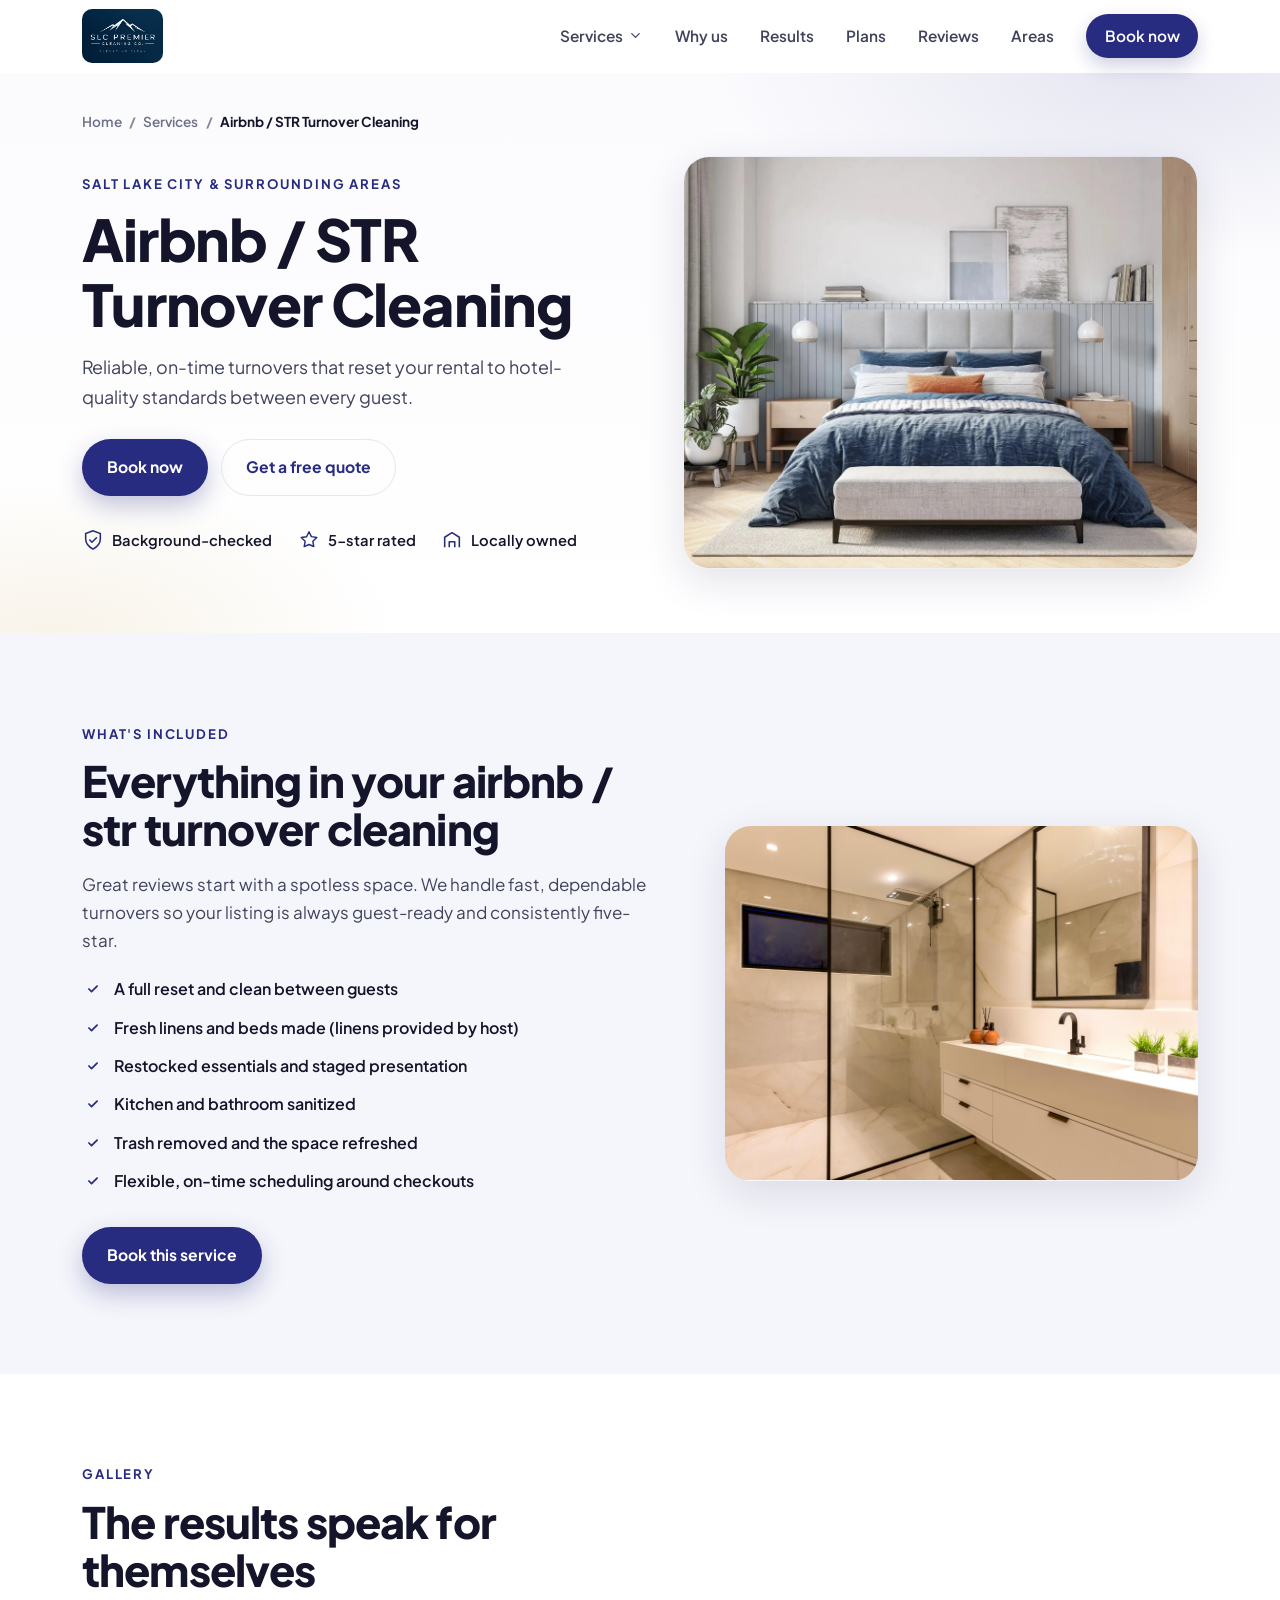
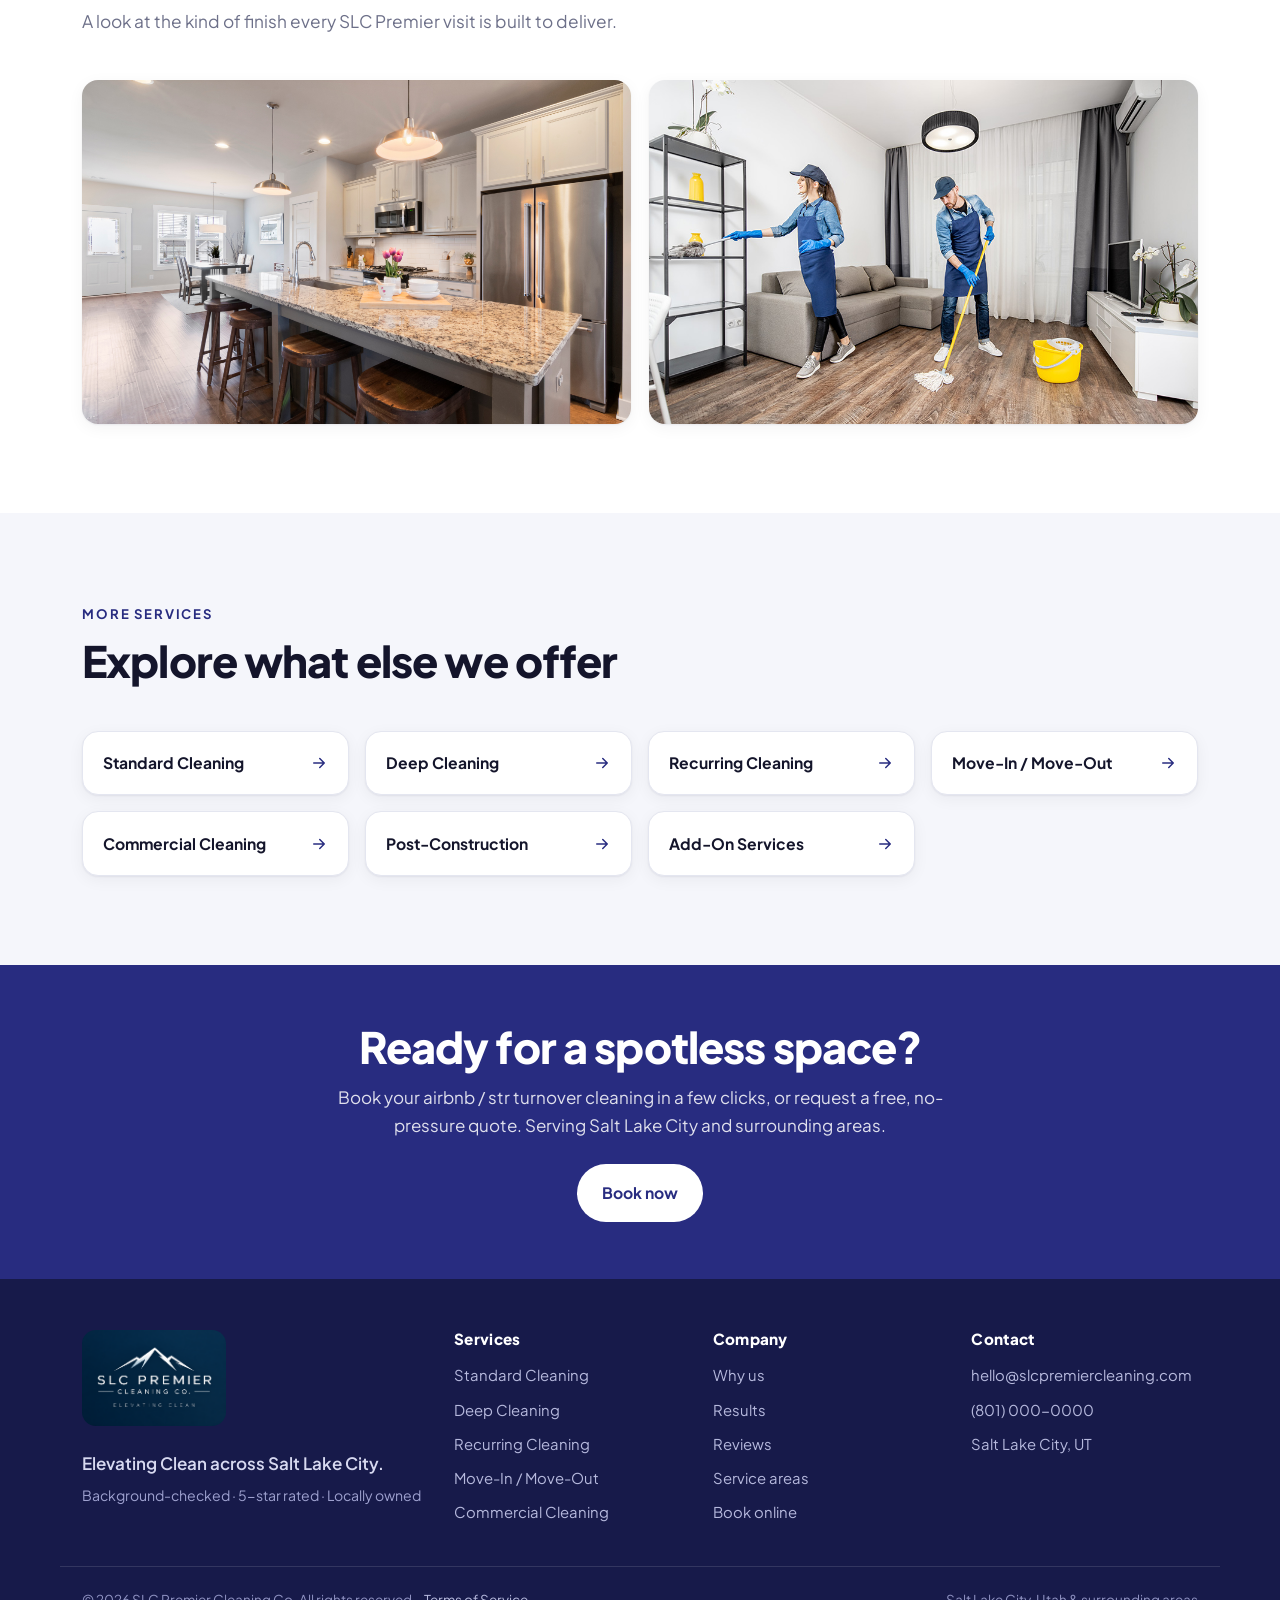
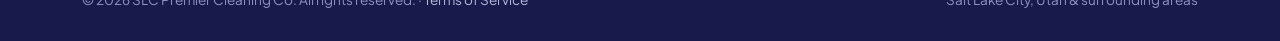
<file: services/airbnb-str-cleaning/index.html>
<!DOCTYPE html>
<html lang="en">
<head>
  <meta charset="UTF-8" />
  <meta name="viewport" content="width=device-width, initial-scale=1.0" />
  <title>Airbnb and Short-Term Rental Turnover Cleaning in Salt Lake City, UT | SLC Premier Cleaning Co.</title>
  <meta name="description" content="Airbnb and short-term rental turnover cleaning in Salt Lake City. Reliable, on-time resets between guests with hotel-quality results. Keep your listing 5-star. Book now." />
  <meta name="robots" content="index, follow, max-image-preview:large, max-snippet:-1, max-video-preview:-1" />
  <meta name="googlebot" content="index, follow, max-image-preview:large, max-snippet:-1, max-video-preview:-1" />
  <link rel="canonical" href="https://slcpremiercleaning.com/services/airbnb-str-cleaning/" />
  <meta name="theme-color" content="#282c80" />
  <meta name="geo.region" content="US-UT" />
  <meta name="geo.placename" content="Salt Lake City, Utah" />

  <meta property="og:type" content="website" />
  <meta property="og:site_name" content="SLC Premier Cleaning Co." />
  <meta property="og:title" content="Airbnb and Short-Term Rental Turnover Cleaning in Salt Lake City, UT | SLC Premier Cleaning Co." />
  <meta property="og:description" content="Airbnb and short-term rental turnover cleaning in Salt Lake City. Reliable, on-time resets between guests with hotel-quality results. Keep your listing 5-star. Book now." />
  <meta property="og:url" content="https://slcpremiercleaning.com/services/airbnb-str-cleaning/" />
  <meta property="og:image" content="https://slcpremiercleaning.com/assets/gallery-bed.jpg" />
  <meta name="twitter:card" content="summary_large_image" />
  <meta name="twitter:title" content="Airbnb and Short-Term Rental Turnover Cleaning in Salt Lake City, UT | SLC Premier Cleaning Co." />
  <meta name="twitter:description" content="Airbnb and short-term rental turnover cleaning in Salt Lake City. Reliable, on-time resets between guests with hotel-quality results. Keep your listing 5-star. Book now." />
  <meta name="twitter:image" content="https://slcpremiercleaning.com/assets/gallery-bed.jpg" />

  <link rel="icon" type="image/svg+xml" href="../../assets/favicon.svg" />
  <link rel="apple-touch-icon" href="../../assets/favicon.svg" />
  <link rel="preconnect" href="https://fonts.googleapis.com" />
  <link rel="preconnect" href="https://fonts.gstatic.com" crossorigin />
  <link href="https://fonts.googleapis.com/css2?family=Plus+Jakarta+Sans:ital,wght@0,400;0,500;0,600;0,700;0,800;1,500&display=swap" rel="stylesheet" />
  <link rel="stylesheet" href="../../css/styles.css" />

  <script type="application/ld+json">
  {
    "@context": "https://schema.org",
    "@type": "Service",
    "serviceType": "Airbnb / STR Turnover Cleaning",
    "name": "Airbnb / STR Turnover Cleaning in Salt Lake City",
    "url": "https://slcpremiercleaning.com/services/airbnb-str-cleaning/",
    "image": "https://slcpremiercleaning.com/assets/gallery-bed.jpg",
    "description": "Airbnb and short-term rental turnover cleaning in Salt Lake City. Reliable, on-time resets between guests with hotel-quality results. Keep your listing 5-star. Book now.",
    "areaServed": { "@type": "City", "name": "Salt Lake City" },
    "provider": {
      "@type": "HouseCleaningService",
      "name": "SLC Premier Cleaning Co.",
      "url": "https://slcpremiercleaning.com/",
      "areaServed": "Salt Lake City, UT and surrounding areas"
    }
  }
  </script>
  <script type="application/ld+json">
  {
    "@context": "https://schema.org",
    "@type": "BreadcrumbList",
    "itemListElement": [
      { "@type": "ListItem", "position": 1, "name": "Home", "item": "https://slcpremiercleaning.com/" },
      { "@type": "ListItem", "position": 2, "name": "Services", "item": "https://slcpremiercleaning.com/#services" },
      { "@type": "ListItem", "position": 3, "name": "Airbnb / STR Turnover Cleaning", "item": "https://slcpremiercleaning.com/services/airbnb-str-cleaning/" }
    ]
  }
  </script>
</head>

<body>
  <a class="skip-link" href="#main">Skip to content</a>

  <header class="site-header" id="top">
    <div class="wrap header-inner">
      <a class="brand" href="../../" aria-label="SLC Premier Cleaning Co. home">
        <img class="brand-logo" src="../../assets/logo.png" alt="SLC Premier Cleaning Co." width="1206" height="804" />
        
      </a>
      <nav class="nav" id="nav" aria-label="Primary">
        <div class="nav-item has-dropdown">
          <button type="button" class="nav-link" aria-haspopup="true" aria-expanded="false">
            Services
            <svg viewBox="0 0 24 24" aria-hidden="true"><path d="m6 9 6 6 6-6" fill="none" stroke="currentColor" stroke-width="2" stroke-linecap="round" stroke-linejoin="round"/></svg>
          </button>
          <div class="dropdown">
            <a class="dd-all" href="../../#services">All services</a>
            <a href="../standard-cleaning/">Standard Cleaning</a>
            <a href="../deep-cleaning/">Deep Cleaning</a>
            <a href="../recurring-cleaning/">Recurring Cleaning</a>
            <a href="../move-in-out-cleaning/">Move-In / Move-Out</a>
            <a href="../commercial-cleaning/">Commercial Cleaning</a>
            <a href="../post-construction-cleaning/">Post-Construction</a>
            <a href="../airbnb-str-cleaning/">Airbnb / STR Turnover</a>
            <a href="../add-on-services/">Add-On Services</a>
          </div>
        </div>
        <a href="../../#why">Why us</a>
        <a href="../../#results">Results</a>
        <a href="../../#plans">Plans</a>
        <a href="../../#reviews">Reviews</a>
        <a href="../../#areas">Areas</a>
        <a class="nav-cta" href="../../#book">Book now</a>
      </nav>
      <button class="nav-toggle" id="navToggle" aria-label="Open menu" aria-expanded="false" aria-controls="nav">
        <span></span><span></span><span></span>
      </button>
    </div>
  </header>

  <main id="main">
    <section class="svc-hero">
      <div class="hero-bg" aria-hidden="true"></div>
      <div class="wrap">
        <nav class="breadcrumb" aria-label="Breadcrumb">
          <a href="../../">Home</a><span class="sep">/</span><a href="../../#services">Services</a><span class="sep">/</span><span>Airbnb / STR Turnover Cleaning</span>
        </nav>
        <div class="svc-hero-grid">
          <div class="svc-hero-copy">
            <p class="eyebrow">Salt Lake City &amp; surrounding areas</p>
            <h1>Airbnb / STR Turnover Cleaning</h1>
            <p class="lead">Reliable, on-time turnovers that reset your rental to hotel-quality standards between every guest.</p>
            <div class="hero-actions">
              <a class="btn btn-primary" href="../../#book">Book now</a>
              <a class="btn btn-ghost" href="../../#contact">Get a free quote</a>
            </div>
            <ul class="hero-trust">
              <li><svg viewBox="0 0 24 24" aria-hidden="true"><path d="M12 2 4 5v6c0 5 3.4 8.5 8 11 4.6-2.5 8-6 8-11V5z" fill="none" stroke="currentColor" stroke-width="1.7"/><path d="m8.5 12 2.4 2.4L15.8 9.6" fill="none" stroke="currentColor" stroke-width="1.7" stroke-linecap="round" stroke-linejoin="round"/></svg> Background-checked</li>
              <li><svg viewBox="0 0 24 24" aria-hidden="true"><path d="m12 3 2.6 5.3 5.9.9-4.3 4.1 1 5.8L12 16.9 6.8 19.2l1-5.8L3.5 9.3l5.9-.9z" fill="none" stroke="currentColor" stroke-width="1.6" stroke-linejoin="round"/></svg> 5-star rated</li>
              <li><svg viewBox="0 0 24 24" aria-hidden="true"><path d="M4 20V9l8-5 8 5v11" fill="none" stroke="currentColor" stroke-width="1.7" stroke-linejoin="round"/><path d="M9 20v-6h6v6" fill="none" stroke="currentColor" stroke-width="1.7" stroke-linejoin="round"/></svg> Locally owned</li>
            </ul>
          </div>
          <div class="svc-hero-media">
            <div class="hero-media-frame">
              <img src="../../assets/gallery-bed.jpg" alt="A hotel-quality made bed ready for the next guest" fetchpriority="high" />
            </div>
          </div>
        </div>
      </div>
    </section>

    <section class="section section-alt">
      <div class="wrap svc-detail-grid">
        <div class="svc-detail-copy">
          <p class="eyebrow">What's included</p>
          <h2>Everything in your airbnb / str turnover cleaning</h2>
          <p>Great reviews start with a spotless space. We handle fast, dependable turnovers so your listing is always guest-ready and consistently five-star.</p>
          <ul class="checks">
            <li>A full reset and clean between guests</li>
            <li>Fresh linens and beds made (linens provided by host)</li>
            <li>Restocked essentials and staged presentation</li>
            <li>Kitchen and bathroom sanitized</li>
            <li>Trash removed and the space refreshed</li>
            <li>Flexible, on-time scheduling around checkouts</li>
          </ul>
          <a class="btn btn-primary" href="../../#book">Book this service</a>
        </div>
        <div class="svc-detail-media">
          <img src="../../assets/gallery-bath.png" alt="A spotless, guest-ready bathroom" loading="lazy" />
        </div>
      </div>
    </section>

    <section class="section">
      <div class="wrap">
        <header class="section-head">
          <p class="eyebrow">Gallery</p>
          <h2>The results speak for themselves</h2>
          <p class="section-sub">A look at the kind of finish every SLC Premier visit is built to deliver.</p>
        </header>
        <div class="svc-gallery">
          <figure><img src="../../assets/gallery-home.png" alt="A clean, staged living space" loading="lazy" /></figure>
          <figure><img src="../../assets/team.jpg" alt="A turnover cleaning team at work" loading="lazy" /></figure>
        </div>
      </div>
    </section>

    <section class="section section-alt">
      <div class="wrap">
        <header class="section-head">
          <p class="eyebrow">More services</p>
          <h2>Explore what else we offer</h2>
        </header>
        <div class="other-grid">
          <a class="other-card" href="../standard-cleaning/">Standard Cleaning <svg viewBox="0 0 24 24" aria-hidden="true"><path d="M5 12h14M13 6l6 6-6 6" fill="none" stroke="currentColor" stroke-width="2" stroke-linecap="round" stroke-linejoin="round"/></svg></a>
          <a class="other-card" href="../deep-cleaning/">Deep Cleaning <svg viewBox="0 0 24 24" aria-hidden="true"><path d="M5 12h14M13 6l6 6-6 6" fill="none" stroke="currentColor" stroke-width="2" stroke-linecap="round" stroke-linejoin="round"/></svg></a>
          <a class="other-card" href="../recurring-cleaning/">Recurring Cleaning <svg viewBox="0 0 24 24" aria-hidden="true"><path d="M5 12h14M13 6l6 6-6 6" fill="none" stroke="currentColor" stroke-width="2" stroke-linecap="round" stroke-linejoin="round"/></svg></a>
          <a class="other-card" href="../move-in-out-cleaning/">Move-In / Move-Out <svg viewBox="0 0 24 24" aria-hidden="true"><path d="M5 12h14M13 6l6 6-6 6" fill="none" stroke="currentColor" stroke-width="2" stroke-linecap="round" stroke-linejoin="round"/></svg></a>
          <a class="other-card" href="../commercial-cleaning/">Commercial Cleaning <svg viewBox="0 0 24 24" aria-hidden="true"><path d="M5 12h14M13 6l6 6-6 6" fill="none" stroke="currentColor" stroke-width="2" stroke-linecap="round" stroke-linejoin="round"/></svg></a>
          <a class="other-card" href="../post-construction-cleaning/">Post-Construction <svg viewBox="0 0 24 24" aria-hidden="true"><path d="M5 12h14M13 6l6 6-6 6" fill="none" stroke="currentColor" stroke-width="2" stroke-linecap="round" stroke-linejoin="round"/></svg></a>
          <a class="other-card" href="../add-on-services/">Add-On Services <svg viewBox="0 0 24 24" aria-hidden="true"><path d="M5 12h14M13 6l6 6-6 6" fill="none" stroke="currentColor" stroke-width="2" stroke-linecap="round" stroke-linejoin="round"/></svg></a>
        </div>
      </div>
    </section>

    <section class="cta-band">
      <div class="wrap">
        <h2>Ready for a spotless space?</h2>
        <p>Book your airbnb / str turnover cleaning in a few clicks, or request a free, no-pressure quote. Serving Salt Lake City and surrounding areas.</p>
        <a class="btn btn-primary" href="../../#book">Book now</a>
      </div>
    </section>
  </main>

  <footer class="site-footer">
    <div class="wrap footer-grid">
      <div class="footer-brand">
        <a class="brand brand-light" href="../../" aria-label="SLC Premier Cleaning Co. home">
          <img class="brand-logo-lg" src="../../assets/logo.png" alt="SLC Premier Cleaning Co. - Elevating Clean" width="1206" height="804" />
          
        </a>
        <p class="footer-slogan">Elevating Clean across Salt Lake City.</p>
        <p class="footer-badges">Background-checked &middot; 5-star rated &middot; Locally owned</p>
      </div>
      <div class="footer-col">
        <h4>Services</h4>
        <ul>
          <li><a href="../standard-cleaning/">Standard Cleaning</a></li>
          <li><a href="../deep-cleaning/">Deep Cleaning</a></li>
          <li><a href="../recurring-cleaning/">Recurring Cleaning</a></li>
          <li><a href="../move-in-out-cleaning/">Move-In / Move-Out</a></li>
          <li><a href="../commercial-cleaning/">Commercial Cleaning</a></li>
        </ul>
      </div>
      <div class="footer-col">
        <h4>Company</h4>
        <ul>
          <li><a href="../../#why">Why us</a></li>
          <li><a href="../../#results">Results</a></li>
          <li><a href="../../#reviews">Reviews</a></li>
          <li><a href="../../#areas">Service areas</a></li>
          <li><a href="../../#book">Book online</a></li>
        </ul>
      </div>
      <div class="footer-col">
        <h4>Contact</h4>
        <ul>
          <li><a href="mailto:hello@slcpremiercleaning.com">hello@slcpremiercleaning.com</a></li>
          <li><a href="tel:+18010000000">(801) 000-0000</a></li>
          <li>Salt Lake City, UT</li>
        </ul>
      </div>
    </div>
    <div class="wrap footer-bottom">
      <p>&copy; <span id="year">2026</span> SLC Premier Cleaning Co. All rights reserved. &middot; <a class="footer-legal" href="../../terms-of-service/">Terms of Service</a></p>
      <p>Salt Lake City, Utah &amp; surrounding areas</p>
    </div>
  </footer>

  <a href="#top" class="to-top" id="toTop" aria-label="Back to top">
    <svg viewBox="0 0 24 24" aria-hidden="true"><path d="m6 15 6-6 6 6" fill="none" stroke="currentColor" stroke-width="2" stroke-linecap="round" stroke-linejoin="round"/></svg>
  </a>

  <script src="../../js/main.js"></script>
</body>
</html>
</file>
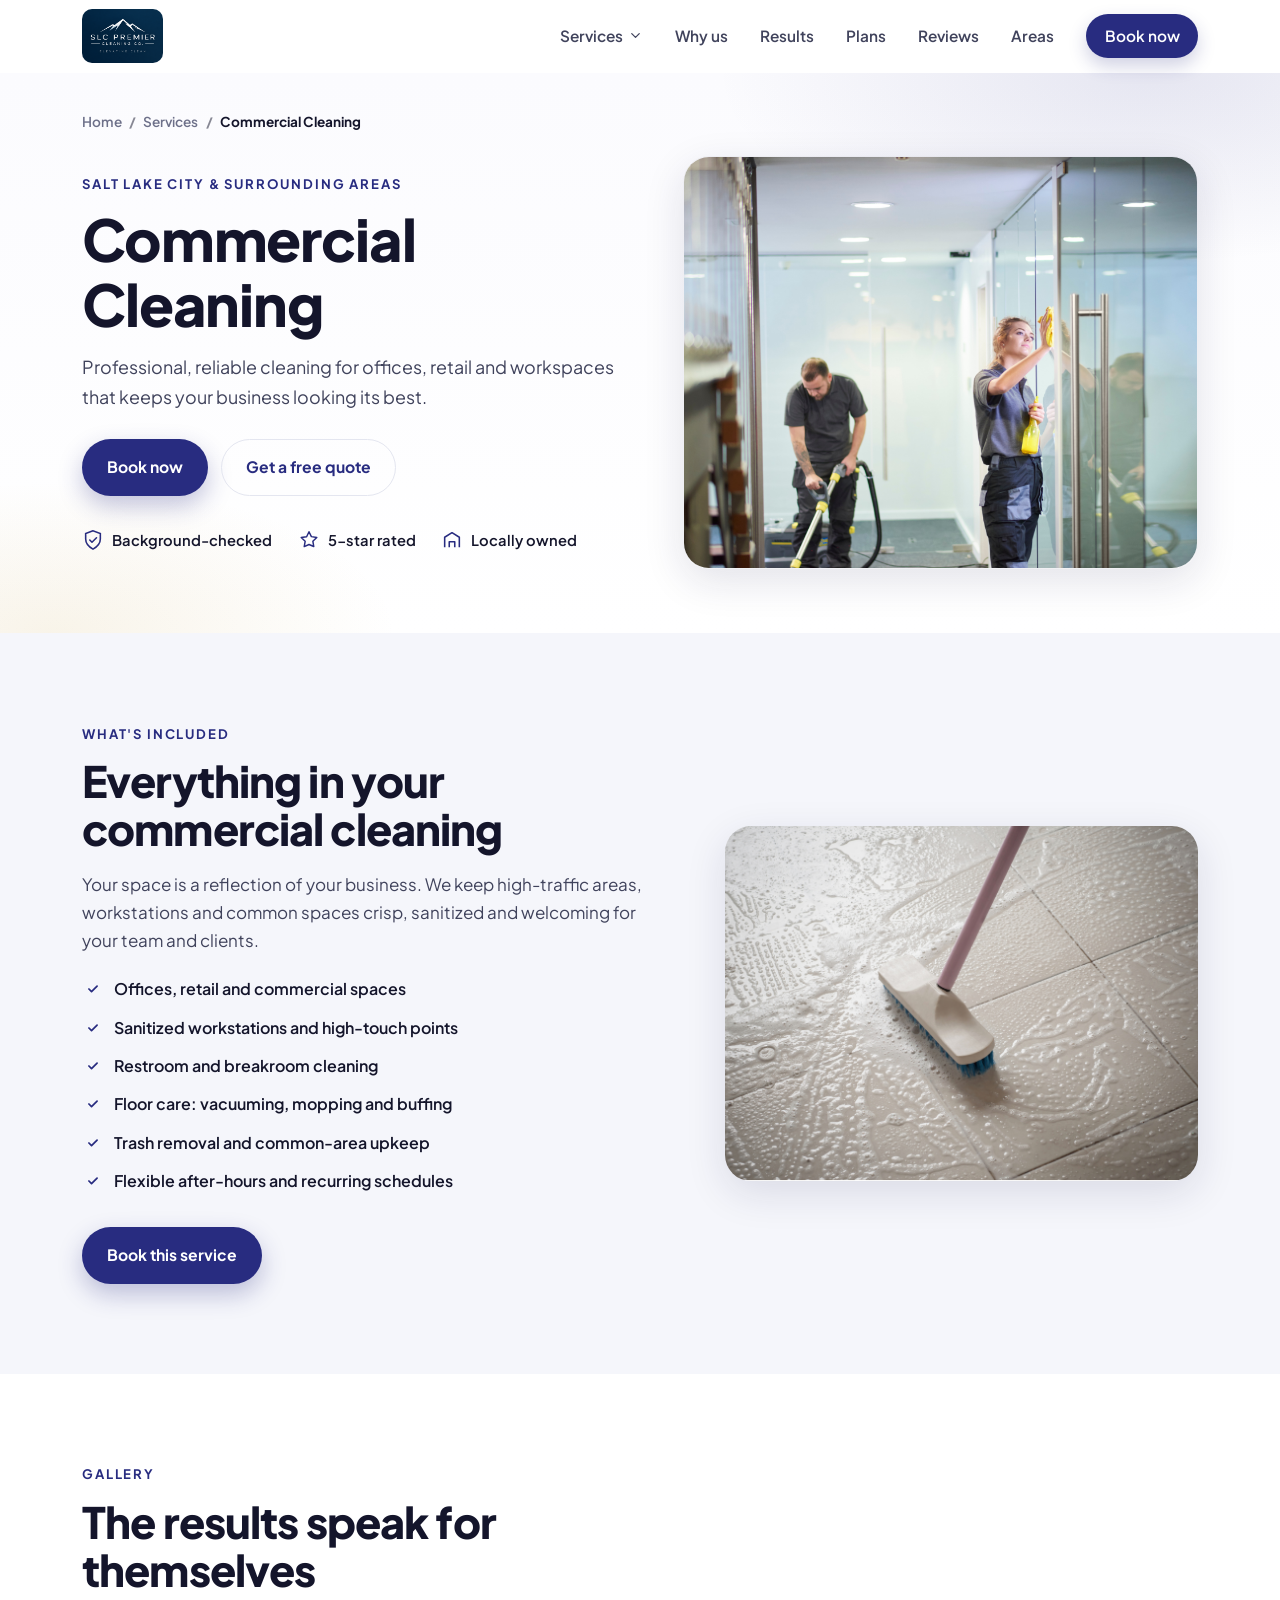
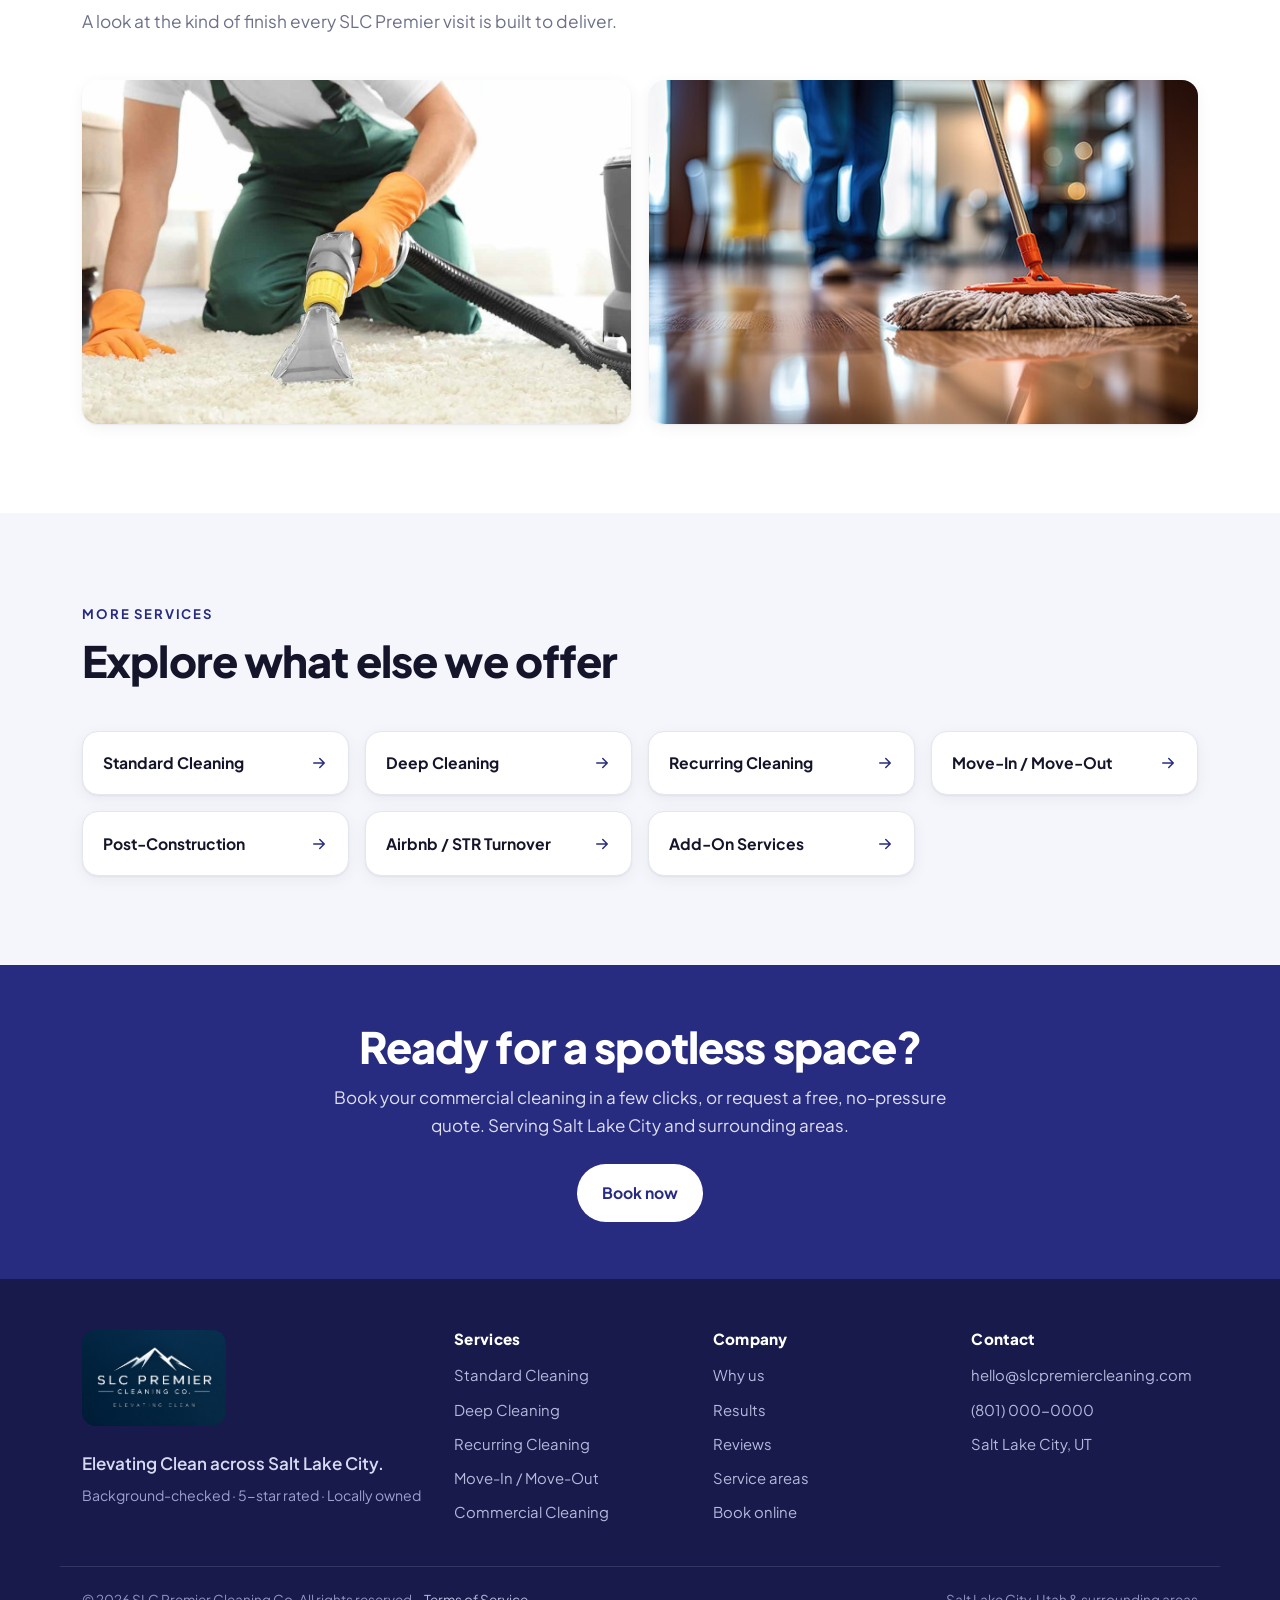
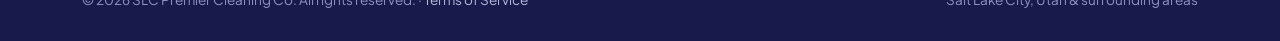
<file: services/commercial-cleaning/index.html>
<!DOCTYPE html>
<html lang="en">
<head>
  <meta charset="UTF-8" />
  <meta name="viewport" content="width=device-width, initial-scale=1.0" />
  <title>Commercial and Office Cleaning in Salt Lake City, UT | SLC Premier Cleaning Co.</title>
  <meta name="description" content="Professional commercial and office cleaning in Salt Lake City. Reliable janitorial service for offices, retail and workspaces. Keep your business spotless. Get a quote." />
  <meta name="robots" content="index, follow, max-image-preview:large, max-snippet:-1, max-video-preview:-1" />
  <meta name="googlebot" content="index, follow, max-image-preview:large, max-snippet:-1, max-video-preview:-1" />
  <link rel="canonical" href="https://slcpremiercleaning.com/services/commercial-cleaning/" />
  <meta name="theme-color" content="#282c80" />
  <meta name="geo.region" content="US-UT" />
  <meta name="geo.placename" content="Salt Lake City, Utah" />

  <meta property="og:type" content="website" />
  <meta property="og:site_name" content="SLC Premier Cleaning Co." />
  <meta property="og:title" content="Commercial and Office Cleaning in Salt Lake City, UT | SLC Premier Cleaning Co." />
  <meta property="og:description" content="Professional commercial and office cleaning in Salt Lake City. Reliable janitorial service for offices, retail and workspaces. Keep your business spotless. Get a quote." />
  <meta property="og:url" content="https://slcpremiercleaning.com/services/commercial-cleaning/" />
  <meta property="og:image" content="https://slcpremiercleaning.com/assets/gallery-office.png" />
  <meta name="twitter:card" content="summary_large_image" />
  <meta name="twitter:title" content="Commercial and Office Cleaning in Salt Lake City, UT | SLC Premier Cleaning Co." />
  <meta name="twitter:description" content="Professional commercial and office cleaning in Salt Lake City. Reliable janitorial service for offices, retail and workspaces. Keep your business spotless. Get a quote." />
  <meta name="twitter:image" content="https://slcpremiercleaning.com/assets/gallery-office.png" />

  <link rel="icon" type="image/svg+xml" href="../../assets/favicon.svg" />
  <link rel="apple-touch-icon" href="../../assets/favicon.svg" />
  <link rel="preconnect" href="https://fonts.googleapis.com" />
  <link rel="preconnect" href="https://fonts.gstatic.com" crossorigin />
  <link href="https://fonts.googleapis.com/css2?family=Plus+Jakarta+Sans:ital,wght@0,400;0,500;0,600;0,700;0,800;1,500&display=swap" rel="stylesheet" />
  <link rel="stylesheet" href="../../css/styles.css" />

  <script type="application/ld+json">
  {
    "@context": "https://schema.org",
    "@type": "Service",
    "serviceType": "Commercial Cleaning",
    "name": "Commercial Cleaning in Salt Lake City",
    "url": "https://slcpremiercleaning.com/services/commercial-cleaning/",
    "image": "https://slcpremiercleaning.com/assets/gallery-office.png",
    "description": "Professional commercial and office cleaning in Salt Lake City. Reliable janitorial service for offices, retail and workspaces. Keep your business spotless. Get a quote.",
    "areaServed": { "@type": "City", "name": "Salt Lake City" },
    "provider": {
      "@type": "HouseCleaningService",
      "name": "SLC Premier Cleaning Co.",
      "url": "https://slcpremiercleaning.com/",
      "areaServed": "Salt Lake City, UT and surrounding areas"
    }
  }
  </script>
  <script type="application/ld+json">
  {
    "@context": "https://schema.org",
    "@type": "BreadcrumbList",
    "itemListElement": [
      { "@type": "ListItem", "position": 1, "name": "Home", "item": "https://slcpremiercleaning.com/" },
      { "@type": "ListItem", "position": 2, "name": "Services", "item": "https://slcpremiercleaning.com/#services" },
      { "@type": "ListItem", "position": 3, "name": "Commercial Cleaning", "item": "https://slcpremiercleaning.com/services/commercial-cleaning/" }
    ]
  }
  </script>
</head>

<body>
  <a class="skip-link" href="#main">Skip to content</a>

  <header class="site-header" id="top">
    <div class="wrap header-inner">
      <a class="brand" href="../../" aria-label="SLC Premier Cleaning Co. home">
        <img class="brand-logo" src="../../assets/logo.png" alt="SLC Premier Cleaning Co." width="1206" height="804" />
        
      </a>
      <nav class="nav" id="nav" aria-label="Primary">
        <div class="nav-item has-dropdown">
          <button type="button" class="nav-link" aria-haspopup="true" aria-expanded="false">
            Services
            <svg viewBox="0 0 24 24" aria-hidden="true"><path d="m6 9 6 6 6-6" fill="none" stroke="currentColor" stroke-width="2" stroke-linecap="round" stroke-linejoin="round"/></svg>
          </button>
          <div class="dropdown">
            <a class="dd-all" href="../../#services">All services</a>
            <a href="../standard-cleaning/">Standard Cleaning</a>
            <a href="../deep-cleaning/">Deep Cleaning</a>
            <a href="../recurring-cleaning/">Recurring Cleaning</a>
            <a href="../move-in-out-cleaning/">Move-In / Move-Out</a>
            <a href="../commercial-cleaning/">Commercial Cleaning</a>
            <a href="../post-construction-cleaning/">Post-Construction</a>
            <a href="../airbnb-str-cleaning/">Airbnb / STR Turnover</a>
            <a href="../add-on-services/">Add-On Services</a>
          </div>
        </div>
        <a href="../../#why">Why us</a>
        <a href="../../#results">Results</a>
        <a href="../../#plans">Plans</a>
        <a href="../../#reviews">Reviews</a>
        <a href="../../#areas">Areas</a>
        <a class="nav-cta" href="../../#book">Book now</a>
      </nav>
      <button class="nav-toggle" id="navToggle" aria-label="Open menu" aria-expanded="false" aria-controls="nav">
        <span></span><span></span><span></span>
      </button>
    </div>
  </header>

  <main id="main">
    <section class="svc-hero">
      <div class="hero-bg" aria-hidden="true"></div>
      <div class="wrap">
        <nav class="breadcrumb" aria-label="Breadcrumb">
          <a href="../../">Home</a><span class="sep">/</span><a href="../../#services">Services</a><span class="sep">/</span><span>Commercial Cleaning</span>
        </nav>
        <div class="svc-hero-grid">
          <div class="svc-hero-copy">
            <p class="eyebrow">Salt Lake City &amp; surrounding areas</p>
            <h1>Commercial Cleaning</h1>
            <p class="lead">Professional, reliable cleaning for offices, retail and workspaces that keeps your business looking its best.</p>
            <div class="hero-actions">
              <a class="btn btn-primary" href="../../#book">Book now</a>
              <a class="btn btn-ghost" href="../../#contact">Get a free quote</a>
            </div>
            <ul class="hero-trust">
              <li><svg viewBox="0 0 24 24" aria-hidden="true"><path d="M12 2 4 5v6c0 5 3.4 8.5 8 11 4.6-2.5 8-6 8-11V5z" fill="none" stroke="currentColor" stroke-width="1.7"/><path d="m8.5 12 2.4 2.4L15.8 9.6" fill="none" stroke="currentColor" stroke-width="1.7" stroke-linecap="round" stroke-linejoin="round"/></svg> Background-checked</li>
              <li><svg viewBox="0 0 24 24" aria-hidden="true"><path d="m12 3 2.6 5.3 5.9.9-4.3 4.1 1 5.8L12 16.9 6.8 19.2l1-5.8L3.5 9.3l5.9-.9z" fill="none" stroke="currentColor" stroke-width="1.6" stroke-linejoin="round"/></svg> 5-star rated</li>
              <li><svg viewBox="0 0 24 24" aria-hidden="true"><path d="M4 20V9l8-5 8 5v11" fill="none" stroke="currentColor" stroke-width="1.7" stroke-linejoin="round"/><path d="M9 20v-6h6v6" fill="none" stroke="currentColor" stroke-width="1.7" stroke-linejoin="round"/></svg> Locally owned</li>
            </ul>
          </div>
          <div class="svc-hero-media">
            <div class="hero-media-frame">
              <img src="../../assets/gallery-office.png" alt="A cleaning team servicing a modern office space" fetchpriority="high" />
            </div>
          </div>
        </div>
      </div>
    </section>

    <section class="section section-alt">
      <div class="wrap svc-detail-grid">
        <div class="svc-detail-copy">
          <p class="eyebrow">What's included</p>
          <h2>Everything in your commercial cleaning</h2>
          <p>Your space is a reflection of your business. We keep high-traffic areas, workstations and common spaces crisp, sanitized and welcoming for your team and clients.</p>
          <ul class="checks">
            <li>Offices, retail and commercial spaces</li>
            <li>Sanitized workstations and high-touch points</li>
            <li>Restroom and breakroom cleaning</li>
            <li>Floor care: vacuuming, mopping and buffing</li>
            <li>Trash removal and common-area upkeep</li>
            <li>Flexible after-hours and recurring schedules</li>
          </ul>
          <a class="btn btn-primary" href="../../#book">Book this service</a>
        </div>
        <div class="svc-detail-media">
          <img src="../../assets/svc-floor.png" alt="Detailed floor cleaning in a commercial space" loading="lazy" />
        </div>
      </div>
    </section>

    <section class="section">
      <div class="wrap">
        <header class="section-head">
          <p class="eyebrow">Gallery</p>
          <h2>The results speak for themselves</h2>
          <p class="section-sub">A look at the kind of finish every SLC Premier visit is built to deliver.</p>
        </header>
        <div class="svc-gallery">
          <figure><img src="../../assets/svc-carpet.jpg" alt="Commercial carpet cleaning" loading="lazy" /></figure>
          <figure><img src="../../assets/svc-mopping.jpg" alt="Mopping an office floor" loading="lazy" /></figure>
        </div>
      </div>
    </section>

    <section class="section section-alt">
      <div class="wrap">
        <header class="section-head">
          <p class="eyebrow">More services</p>
          <h2>Explore what else we offer</h2>
        </header>
        <div class="other-grid">
          <a class="other-card" href="../standard-cleaning/">Standard Cleaning <svg viewBox="0 0 24 24" aria-hidden="true"><path d="M5 12h14M13 6l6 6-6 6" fill="none" stroke="currentColor" stroke-width="2" stroke-linecap="round" stroke-linejoin="round"/></svg></a>
          <a class="other-card" href="../deep-cleaning/">Deep Cleaning <svg viewBox="0 0 24 24" aria-hidden="true"><path d="M5 12h14M13 6l6 6-6 6" fill="none" stroke="currentColor" stroke-width="2" stroke-linecap="round" stroke-linejoin="round"/></svg></a>
          <a class="other-card" href="../recurring-cleaning/">Recurring Cleaning <svg viewBox="0 0 24 24" aria-hidden="true"><path d="M5 12h14M13 6l6 6-6 6" fill="none" stroke="currentColor" stroke-width="2" stroke-linecap="round" stroke-linejoin="round"/></svg></a>
          <a class="other-card" href="../move-in-out-cleaning/">Move-In / Move-Out <svg viewBox="0 0 24 24" aria-hidden="true"><path d="M5 12h14M13 6l6 6-6 6" fill="none" stroke="currentColor" stroke-width="2" stroke-linecap="round" stroke-linejoin="round"/></svg></a>
          <a class="other-card" href="../post-construction-cleaning/">Post-Construction <svg viewBox="0 0 24 24" aria-hidden="true"><path d="M5 12h14M13 6l6 6-6 6" fill="none" stroke="currentColor" stroke-width="2" stroke-linecap="round" stroke-linejoin="round"/></svg></a>
          <a class="other-card" href="../airbnb-str-cleaning/">Airbnb / STR Turnover <svg viewBox="0 0 24 24" aria-hidden="true"><path d="M5 12h14M13 6l6 6-6 6" fill="none" stroke="currentColor" stroke-width="2" stroke-linecap="round" stroke-linejoin="round"/></svg></a>
          <a class="other-card" href="../add-on-services/">Add-On Services <svg viewBox="0 0 24 24" aria-hidden="true"><path d="M5 12h14M13 6l6 6-6 6" fill="none" stroke="currentColor" stroke-width="2" stroke-linecap="round" stroke-linejoin="round"/></svg></a>
        </div>
      </div>
    </section>

    <section class="cta-band">
      <div class="wrap">
        <h2>Ready for a spotless space?</h2>
        <p>Book your commercial cleaning in a few clicks, or request a free, no-pressure quote. Serving Salt Lake City and surrounding areas.</p>
        <a class="btn btn-primary" href="../../#book">Book now</a>
      </div>
    </section>
  </main>

  <footer class="site-footer">
    <div class="wrap footer-grid">
      <div class="footer-brand">
        <a class="brand brand-light" href="../../" aria-label="SLC Premier Cleaning Co. home">
          <img class="brand-logo-lg" src="../../assets/logo.png" alt="SLC Premier Cleaning Co. - Elevating Clean" width="1206" height="804" />
          
        </a>
        <p class="footer-slogan">Elevating Clean across Salt Lake City.</p>
        <p class="footer-badges">Background-checked &middot; 5-star rated &middot; Locally owned</p>
      </div>
      <div class="footer-col">
        <h4>Services</h4>
        <ul>
          <li><a href="../standard-cleaning/">Standard Cleaning</a></li>
          <li><a href="../deep-cleaning/">Deep Cleaning</a></li>
          <li><a href="../recurring-cleaning/">Recurring Cleaning</a></li>
          <li><a href="../move-in-out-cleaning/">Move-In / Move-Out</a></li>
          <li><a href="../commercial-cleaning/">Commercial Cleaning</a></li>
        </ul>
      </div>
      <div class="footer-col">
        <h4>Company</h4>
        <ul>
          <li><a href="../../#why">Why us</a></li>
          <li><a href="../../#results">Results</a></li>
          <li><a href="../../#reviews">Reviews</a></li>
          <li><a href="../../#areas">Service areas</a></li>
          <li><a href="../../#book">Book online</a></li>
        </ul>
      </div>
      <div class="footer-col">
        <h4>Contact</h4>
        <ul>
          <li><a href="mailto:hello@slcpremiercleaning.com">hello@slcpremiercleaning.com</a></li>
          <li><a href="tel:+18010000000">(801) 000-0000</a></li>
          <li>Salt Lake City, UT</li>
        </ul>
      </div>
    </div>
    <div class="wrap footer-bottom">
      <p>&copy; <span id="year">2026</span> SLC Premier Cleaning Co. All rights reserved. &middot; <a class="footer-legal" href="../../terms-of-service/">Terms of Service</a></p>
      <p>Salt Lake City, Utah &amp; surrounding areas</p>
    </div>
  </footer>

  <a href="#top" class="to-top" id="toTop" aria-label="Back to top">
    <svg viewBox="0 0 24 24" aria-hidden="true"><path d="m6 15 6-6 6 6" fill="none" stroke="currentColor" stroke-width="2" stroke-linecap="round" stroke-linejoin="round"/></svg>
  </a>

  <script src="../../js/main.js"></script>
</body>
</html>
</file>
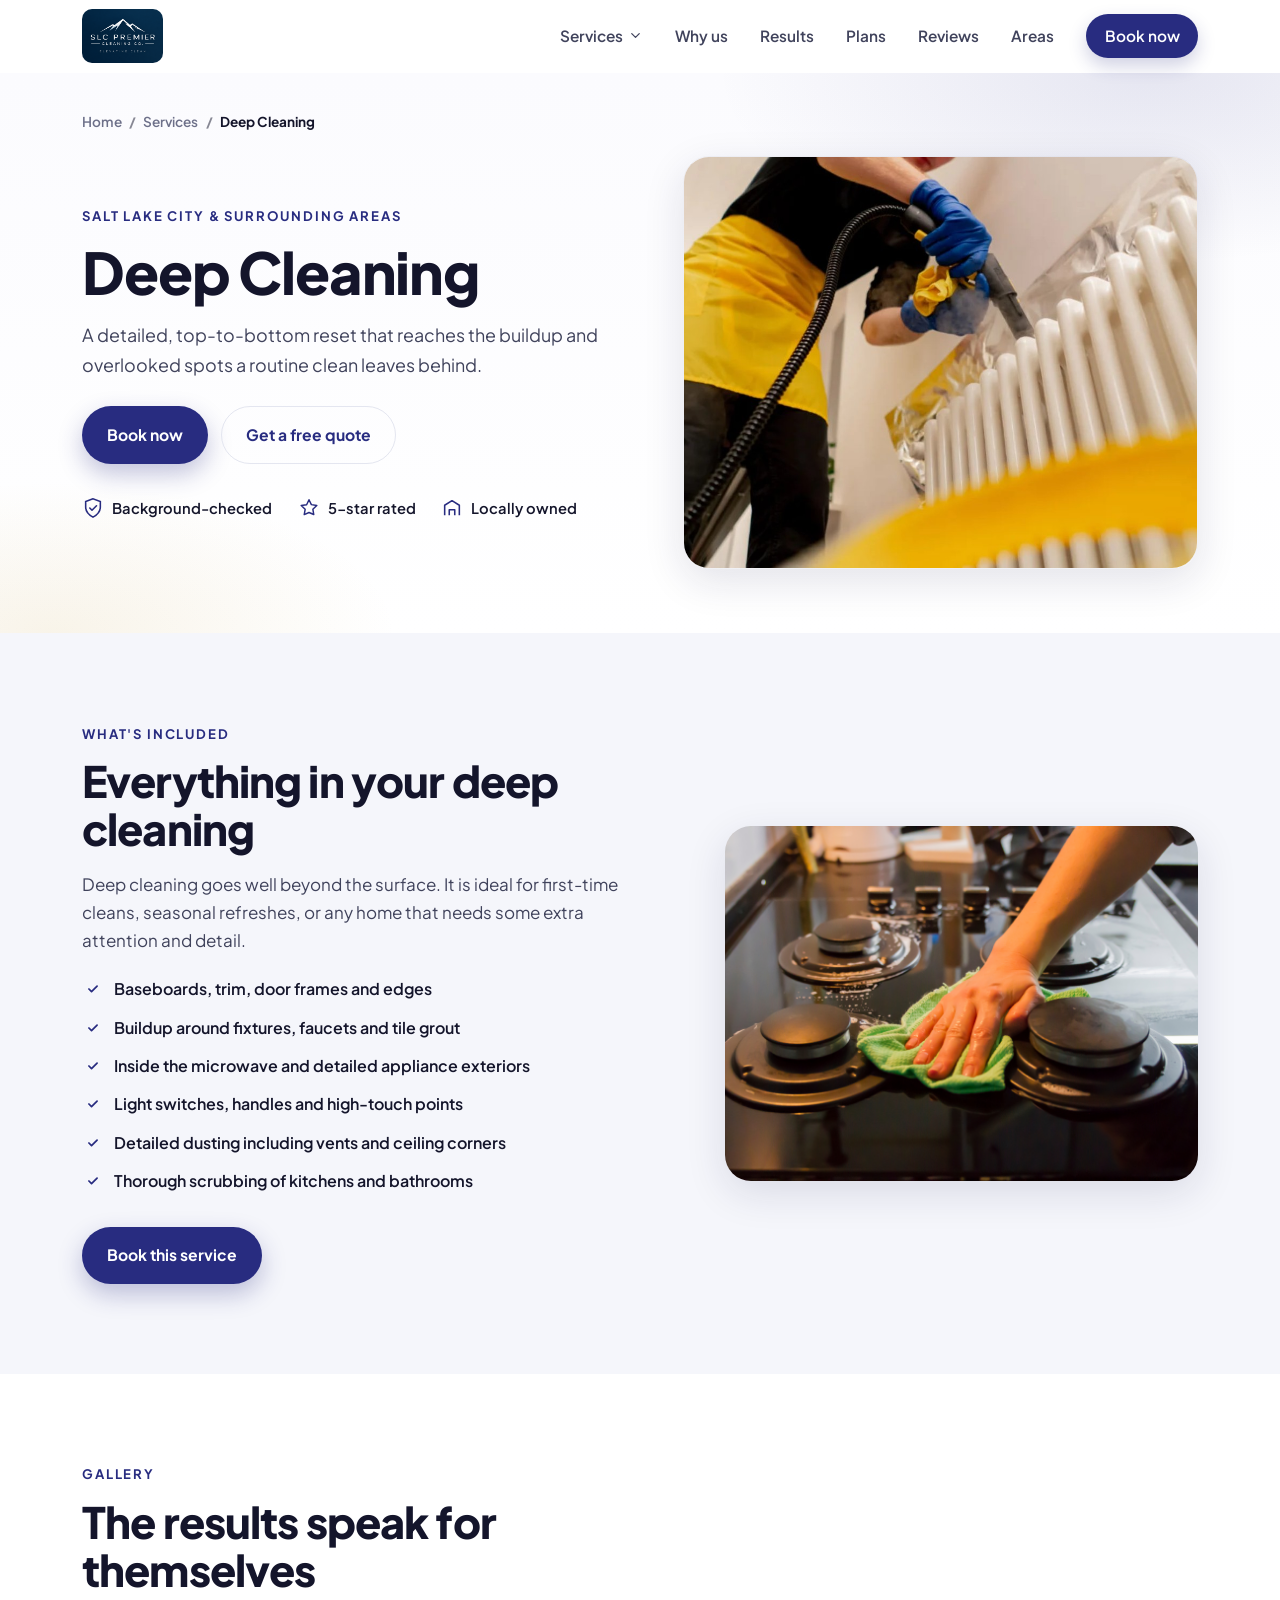
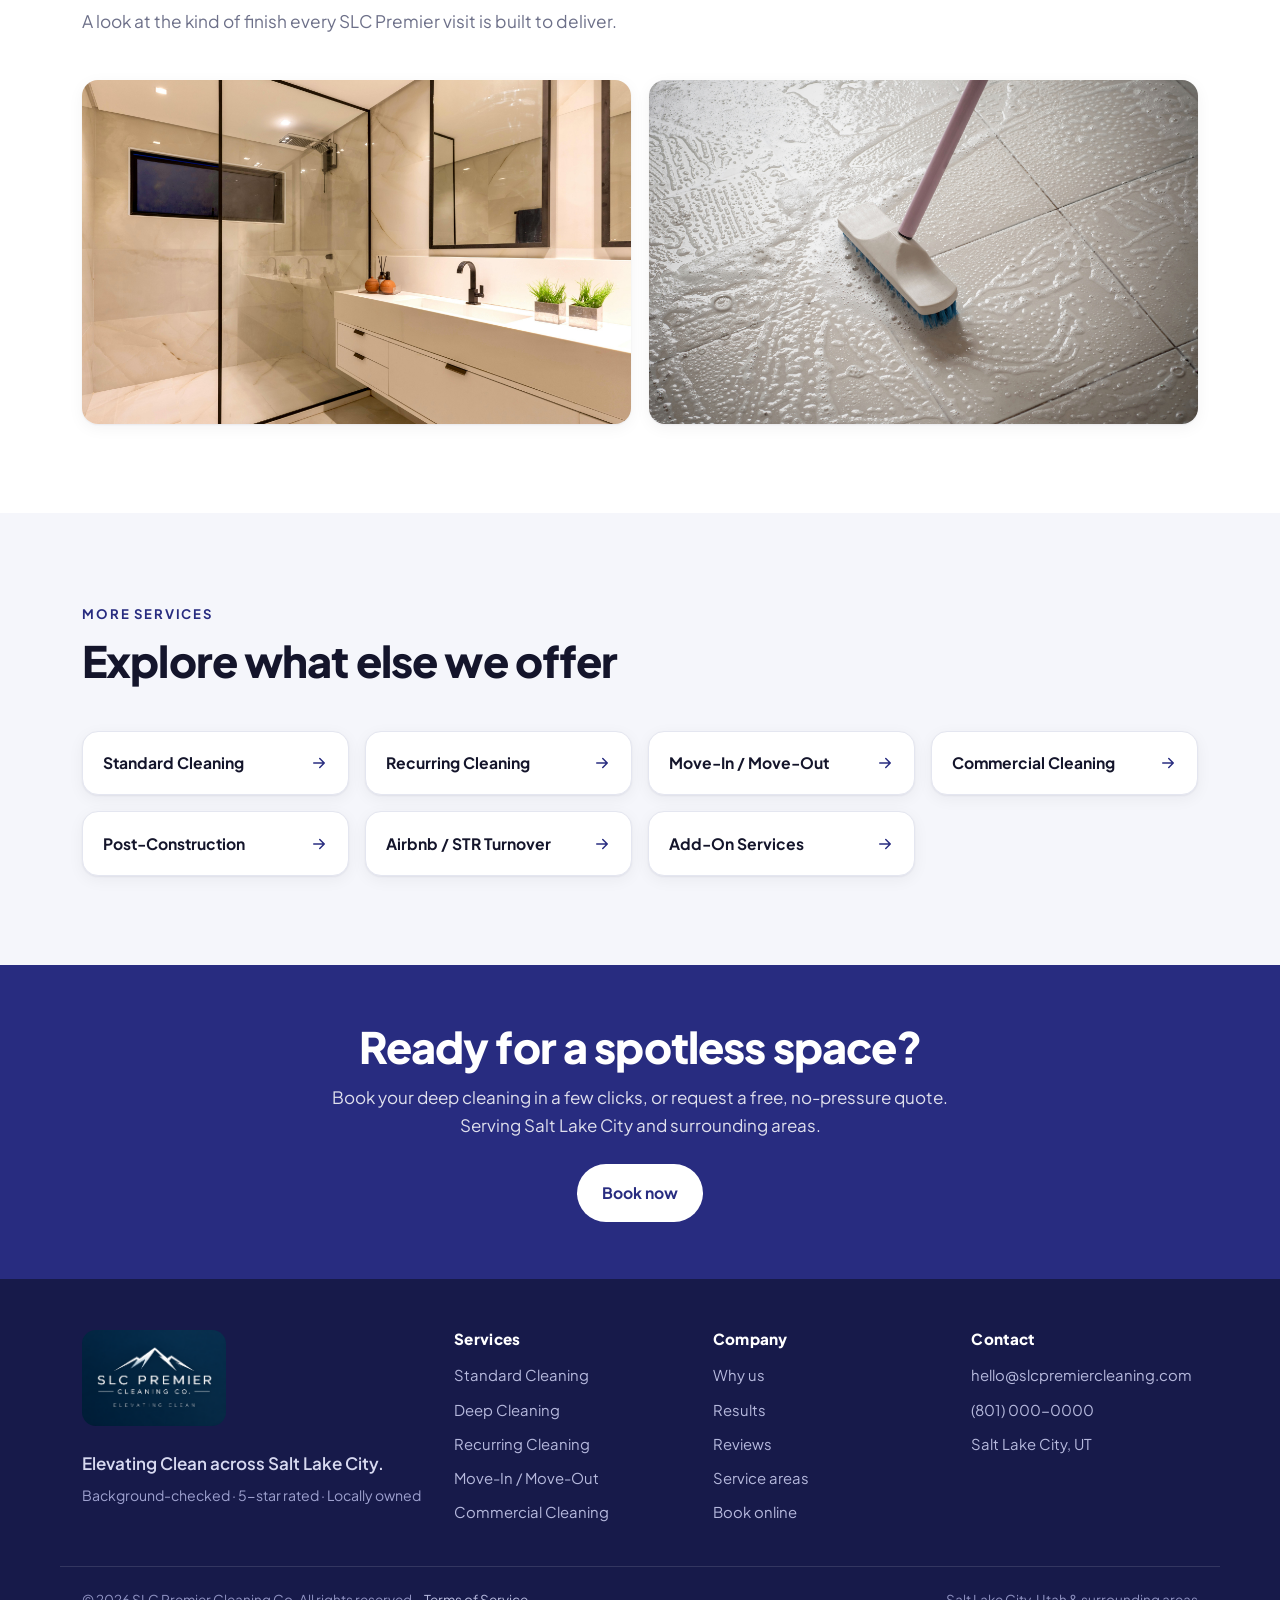
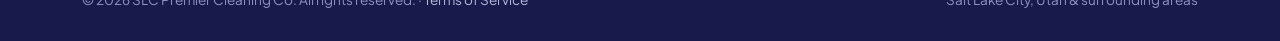
<file: services/deep-cleaning/index.html>
<!DOCTYPE html>
<html lang="en">
<head>
  <meta charset="UTF-8" />
  <meta name="viewport" content="width=device-width, initial-scale=1.0" />
  <title>Deep Cleaning Services in Salt Lake City, UT | SLC Premier Cleaning Co.</title>
  <meta name="description" content="Detailed deep cleaning in Salt Lake City. We target buildup, baseboards, grout, fixtures and the overlooked spots for a true top-to-bottom reset. Book your deep clean." />
  <meta name="robots" content="index, follow, max-image-preview:large, max-snippet:-1, max-video-preview:-1" />
  <meta name="googlebot" content="index, follow, max-image-preview:large, max-snippet:-1, max-video-preview:-1" />
  <link rel="canonical" href="https://slcpremiercleaning.com/services/deep-cleaning/" />
  <meta name="theme-color" content="#282c80" />
  <meta name="geo.region" content="US-UT" />
  <meta name="geo.placename" content="Salt Lake City, Utah" />

  <meta property="og:type" content="website" />
  <meta property="og:site_name" content="SLC Premier Cleaning Co." />
  <meta property="og:title" content="Deep Cleaning Services in Salt Lake City, UT | SLC Premier Cleaning Co." />
  <meta property="og:description" content="Detailed deep cleaning in Salt Lake City. We target buildup, baseboards, grout, fixtures and the overlooked spots for a true top-to-bottom reset. Book your deep clean." />
  <meta property="og:url" content="https://slcpremiercleaning.com/services/deep-cleaning/" />
  <meta property="og:image" content="https://slcpremiercleaning.com/assets/svc-deep.jpg" />
  <meta name="twitter:card" content="summary_large_image" />
  <meta name="twitter:title" content="Deep Cleaning Services in Salt Lake City, UT | SLC Premier Cleaning Co." />
  <meta name="twitter:description" content="Detailed deep cleaning in Salt Lake City. We target buildup, baseboards, grout, fixtures and the overlooked spots for a true top-to-bottom reset. Book your deep clean." />
  <meta name="twitter:image" content="https://slcpremiercleaning.com/assets/svc-deep.jpg" />

  <link rel="icon" type="image/svg+xml" href="../../assets/favicon.svg" />
  <link rel="apple-touch-icon" href="../../assets/favicon.svg" />
  <link rel="preconnect" href="https://fonts.googleapis.com" />
  <link rel="preconnect" href="https://fonts.gstatic.com" crossorigin />
  <link href="https://fonts.googleapis.com/css2?family=Plus+Jakarta+Sans:ital,wght@0,400;0,500;0,600;0,700;0,800;1,500&display=swap" rel="stylesheet" />
  <link rel="stylesheet" href="../../css/styles.css" />

  <script type="application/ld+json">
  {
    "@context": "https://schema.org",
    "@type": "Service",
    "serviceType": "Deep Cleaning",
    "name": "Deep Cleaning in Salt Lake City",
    "url": "https://slcpremiercleaning.com/services/deep-cleaning/",
    "image": "https://slcpremiercleaning.com/assets/svc-deep.jpg",
    "description": "Detailed deep cleaning in Salt Lake City. We target buildup, baseboards, grout, fixtures and the overlooked spots for a true top-to-bottom reset. Book your deep clean.",
    "areaServed": { "@type": "City", "name": "Salt Lake City" },
    "provider": {
      "@type": "HouseCleaningService",
      "name": "SLC Premier Cleaning Co.",
      "url": "https://slcpremiercleaning.com/",
      "areaServed": "Salt Lake City, UT and surrounding areas"
    }
  }
  </script>
  <script type="application/ld+json">
  {
    "@context": "https://schema.org",
    "@type": "BreadcrumbList",
    "itemListElement": [
      { "@type": "ListItem", "position": 1, "name": "Home", "item": "https://slcpremiercleaning.com/" },
      { "@type": "ListItem", "position": 2, "name": "Services", "item": "https://slcpremiercleaning.com/#services" },
      { "@type": "ListItem", "position": 3, "name": "Deep Cleaning", "item": "https://slcpremiercleaning.com/services/deep-cleaning/" }
    ]
  }
  </script>
</head>

<body>
  <a class="skip-link" href="#main">Skip to content</a>

  <header class="site-header" id="top">
    <div class="wrap header-inner">
      <a class="brand" href="../../" aria-label="SLC Premier Cleaning Co. home">
        <img class="brand-logo" src="../../assets/logo.png" alt="SLC Premier Cleaning Co." width="1206" height="804" />
        
      </a>
      <nav class="nav" id="nav" aria-label="Primary">
        <div class="nav-item has-dropdown">
          <button type="button" class="nav-link" aria-haspopup="true" aria-expanded="false">
            Services
            <svg viewBox="0 0 24 24" aria-hidden="true"><path d="m6 9 6 6 6-6" fill="none" stroke="currentColor" stroke-width="2" stroke-linecap="round" stroke-linejoin="round"/></svg>
          </button>
          <div class="dropdown">
            <a class="dd-all" href="../../#services">All services</a>
            <a href="../standard-cleaning/">Standard Cleaning</a>
            <a href="../deep-cleaning/">Deep Cleaning</a>
            <a href="../recurring-cleaning/">Recurring Cleaning</a>
            <a href="../move-in-out-cleaning/">Move-In / Move-Out</a>
            <a href="../commercial-cleaning/">Commercial Cleaning</a>
            <a href="../post-construction-cleaning/">Post-Construction</a>
            <a href="../airbnb-str-cleaning/">Airbnb / STR Turnover</a>
            <a href="../add-on-services/">Add-On Services</a>
          </div>
        </div>
        <a href="../../#why">Why us</a>
        <a href="../../#results">Results</a>
        <a href="../../#plans">Plans</a>
        <a href="../../#reviews">Reviews</a>
        <a href="../../#areas">Areas</a>
        <a class="nav-cta" href="../../#book">Book now</a>
      </nav>
      <button class="nav-toggle" id="navToggle" aria-label="Open menu" aria-expanded="false" aria-controls="nav">
        <span></span><span></span><span></span>
      </button>
    </div>
  </header>

  <main id="main">
    <section class="svc-hero">
      <div class="hero-bg" aria-hidden="true"></div>
      <div class="wrap">
        <nav class="breadcrumb" aria-label="Breadcrumb">
          <a href="../../">Home</a><span class="sep">/</span><a href="../../#services">Services</a><span class="sep">/</span><span>Deep Cleaning</span>
        </nav>
        <div class="svc-hero-grid">
          <div class="svc-hero-copy">
            <p class="eyebrow">Salt Lake City &amp; surrounding areas</p>
            <h1>Deep Cleaning</h1>
            <p class="lead">A detailed, top-to-bottom reset that reaches the buildup and overlooked spots a routine clean leaves behind.</p>
            <div class="hero-actions">
              <a class="btn btn-primary" href="../../#book">Book now</a>
              <a class="btn btn-ghost" href="../../#contact">Get a free quote</a>
            </div>
            <ul class="hero-trust">
              <li><svg viewBox="0 0 24 24" aria-hidden="true"><path d="M12 2 4 5v6c0 5 3.4 8.5 8 11 4.6-2.5 8-6 8-11V5z" fill="none" stroke="currentColor" stroke-width="1.7"/><path d="m8.5 12 2.4 2.4L15.8 9.6" fill="none" stroke="currentColor" stroke-width="1.7" stroke-linecap="round" stroke-linejoin="round"/></svg> Background-checked</li>
              <li><svg viewBox="0 0 24 24" aria-hidden="true"><path d="m12 3 2.6 5.3 5.9.9-4.3 4.1 1 5.8L12 16.9 6.8 19.2l1-5.8L3.5 9.3l5.9-.9z" fill="none" stroke="currentColor" stroke-width="1.6" stroke-linejoin="round"/></svg> 5-star rated</li>
              <li><svg viewBox="0 0 24 24" aria-hidden="true"><path d="M4 20V9l8-5 8 5v11" fill="none" stroke="currentColor" stroke-width="1.7" stroke-linejoin="round"/><path d="M9 20v-6h6v6" fill="none" stroke="currentColor" stroke-width="1.7" stroke-linejoin="round"/></svg> Locally owned</li>
            </ul>
          </div>
          <div class="svc-hero-media">
            <div class="hero-media-frame">
              <img src="../../assets/svc-deep.jpg" alt="A cleaner steam cleaning a radiator during a deep clean" fetchpriority="high" />
            </div>
          </div>
        </div>
      </div>
    </section>

    <section class="section section-alt">
      <div class="wrap svc-detail-grid">
        <div class="svc-detail-copy">
          <p class="eyebrow">What's included</p>
          <h2>Everything in your deep cleaning</h2>
          <p>Deep cleaning goes well beyond the surface. It is ideal for first-time cleans, seasonal refreshes, or any home that needs some extra attention and detail.</p>
          <ul class="checks">
            <li>Baseboards, trim, door frames and edges</li>
            <li>Buildup around fixtures, faucets and tile grout</li>
            <li>Inside the microwave and detailed appliance exteriors</li>
            <li>Light switches, handles and high-touch points</li>
            <li>Detailed dusting including vents and ceiling corners</li>
            <li>Thorough scrubbing of kitchens and bathrooms</li>
          </ul>
          <a class="btn btn-primary" href="../../#book">Book this service</a>
        </div>
        <div class="svc-detail-media">
          <img src="../../assets/svc-kitchen.png" alt="Scrubbing a stovetop during a detailed kitchen deep clean" loading="lazy" />
        </div>
      </div>
    </section>

    <section class="section">
      <div class="wrap">
        <header class="section-head">
          <p class="eyebrow">Gallery</p>
          <h2>The results speak for themselves</h2>
          <p class="section-sub">A look at the kind of finish every SLC Premier visit is built to deliver.</p>
        </header>
        <div class="svc-gallery">
          <figure><img src="../../assets/gallery-bath.png" alt="A deep cleaned, spotless bathroom" loading="lazy" /></figure>
          <figure><img src="../../assets/svc-floor.png" alt="Scrubbing tile flooring during a deep clean" loading="lazy" /></figure>
        </div>
      </div>
    </section>

    <section class="section section-alt">
      <div class="wrap">
        <header class="section-head">
          <p class="eyebrow">More services</p>
          <h2>Explore what else we offer</h2>
        </header>
        <div class="other-grid">
          <a class="other-card" href="../standard-cleaning/">Standard Cleaning <svg viewBox="0 0 24 24" aria-hidden="true"><path d="M5 12h14M13 6l6 6-6 6" fill="none" stroke="currentColor" stroke-width="2" stroke-linecap="round" stroke-linejoin="round"/></svg></a>
          <a class="other-card" href="../recurring-cleaning/">Recurring Cleaning <svg viewBox="0 0 24 24" aria-hidden="true"><path d="M5 12h14M13 6l6 6-6 6" fill="none" stroke="currentColor" stroke-width="2" stroke-linecap="round" stroke-linejoin="round"/></svg></a>
          <a class="other-card" href="../move-in-out-cleaning/">Move-In / Move-Out <svg viewBox="0 0 24 24" aria-hidden="true"><path d="M5 12h14M13 6l6 6-6 6" fill="none" stroke="currentColor" stroke-width="2" stroke-linecap="round" stroke-linejoin="round"/></svg></a>
          <a class="other-card" href="../commercial-cleaning/">Commercial Cleaning <svg viewBox="0 0 24 24" aria-hidden="true"><path d="M5 12h14M13 6l6 6-6 6" fill="none" stroke="currentColor" stroke-width="2" stroke-linecap="round" stroke-linejoin="round"/></svg></a>
          <a class="other-card" href="../post-construction-cleaning/">Post-Construction <svg viewBox="0 0 24 24" aria-hidden="true"><path d="M5 12h14M13 6l6 6-6 6" fill="none" stroke="currentColor" stroke-width="2" stroke-linecap="round" stroke-linejoin="round"/></svg></a>
          <a class="other-card" href="../airbnb-str-cleaning/">Airbnb / STR Turnover <svg viewBox="0 0 24 24" aria-hidden="true"><path d="M5 12h14M13 6l6 6-6 6" fill="none" stroke="currentColor" stroke-width="2" stroke-linecap="round" stroke-linejoin="round"/></svg></a>
          <a class="other-card" href="../add-on-services/">Add-On Services <svg viewBox="0 0 24 24" aria-hidden="true"><path d="M5 12h14M13 6l6 6-6 6" fill="none" stroke="currentColor" stroke-width="2" stroke-linecap="round" stroke-linejoin="round"/></svg></a>
        </div>
      </div>
    </section>

    <section class="cta-band">
      <div class="wrap">
        <h2>Ready for a spotless space?</h2>
        <p>Book your deep cleaning in a few clicks, or request a free, no-pressure quote. Serving Salt Lake City and surrounding areas.</p>
        <a class="btn btn-primary" href="../../#book">Book now</a>
      </div>
    </section>
  </main>

  <footer class="site-footer">
    <div class="wrap footer-grid">
      <div class="footer-brand">
        <a class="brand brand-light" href="../../" aria-label="SLC Premier Cleaning Co. home">
          <img class="brand-logo-lg" src="../../assets/logo.png" alt="SLC Premier Cleaning Co. - Elevating Clean" width="1206" height="804" />
          
        </a>
        <p class="footer-slogan">Elevating Clean across Salt Lake City.</p>
        <p class="footer-badges">Background-checked &middot; 5-star rated &middot; Locally owned</p>
      </div>
      <div class="footer-col">
        <h4>Services</h4>
        <ul>
          <li><a href="../standard-cleaning/">Standard Cleaning</a></li>
          <li><a href="../deep-cleaning/">Deep Cleaning</a></li>
          <li><a href="../recurring-cleaning/">Recurring Cleaning</a></li>
          <li><a href="../move-in-out-cleaning/">Move-In / Move-Out</a></li>
          <li><a href="../commercial-cleaning/">Commercial Cleaning</a></li>
        </ul>
      </div>
      <div class="footer-col">
        <h4>Company</h4>
        <ul>
          <li><a href="../../#why">Why us</a></li>
          <li><a href="../../#results">Results</a></li>
          <li><a href="../../#reviews">Reviews</a></li>
          <li><a href="../../#areas">Service areas</a></li>
          <li><a href="../../#book">Book online</a></li>
        </ul>
      </div>
      <div class="footer-col">
        <h4>Contact</h4>
        <ul>
          <li><a href="mailto:hello@slcpremiercleaning.com">hello@slcpremiercleaning.com</a></li>
          <li><a href="tel:+18010000000">(801) 000-0000</a></li>
          <li>Salt Lake City, UT</li>
        </ul>
      </div>
    </div>
    <div class="wrap footer-bottom">
      <p>&copy; <span id="year">2026</span> SLC Premier Cleaning Co. All rights reserved. &middot; <a class="footer-legal" href="../../terms-of-service/">Terms of Service</a></p>
      <p>Salt Lake City, Utah &amp; surrounding areas</p>
    </div>
  </footer>

  <a href="#top" class="to-top" id="toTop" aria-label="Back to top">
    <svg viewBox="0 0 24 24" aria-hidden="true"><path d="m6 15 6-6 6 6" fill="none" stroke="currentColor" stroke-width="2" stroke-linecap="round" stroke-linejoin="round"/></svg>
  </a>

  <script src="../../js/main.js"></script>
</body>
</html>
</file>
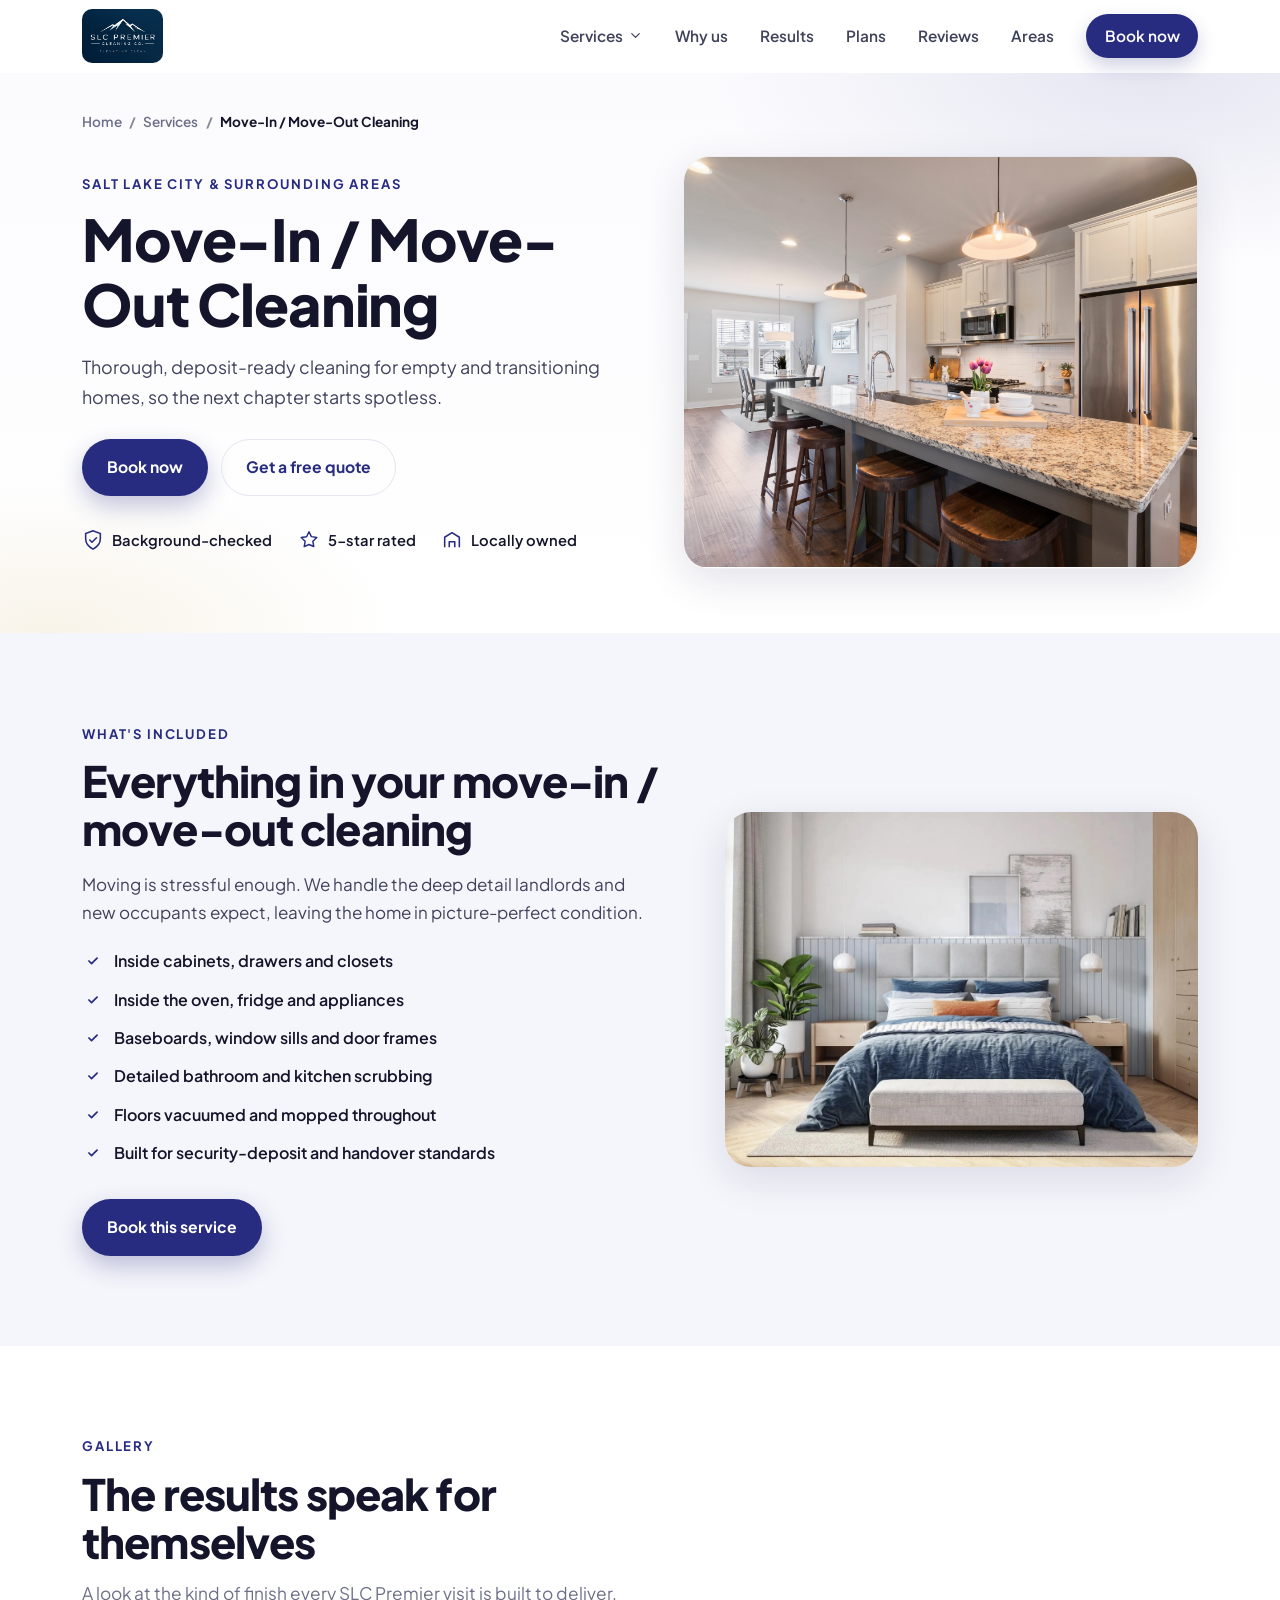
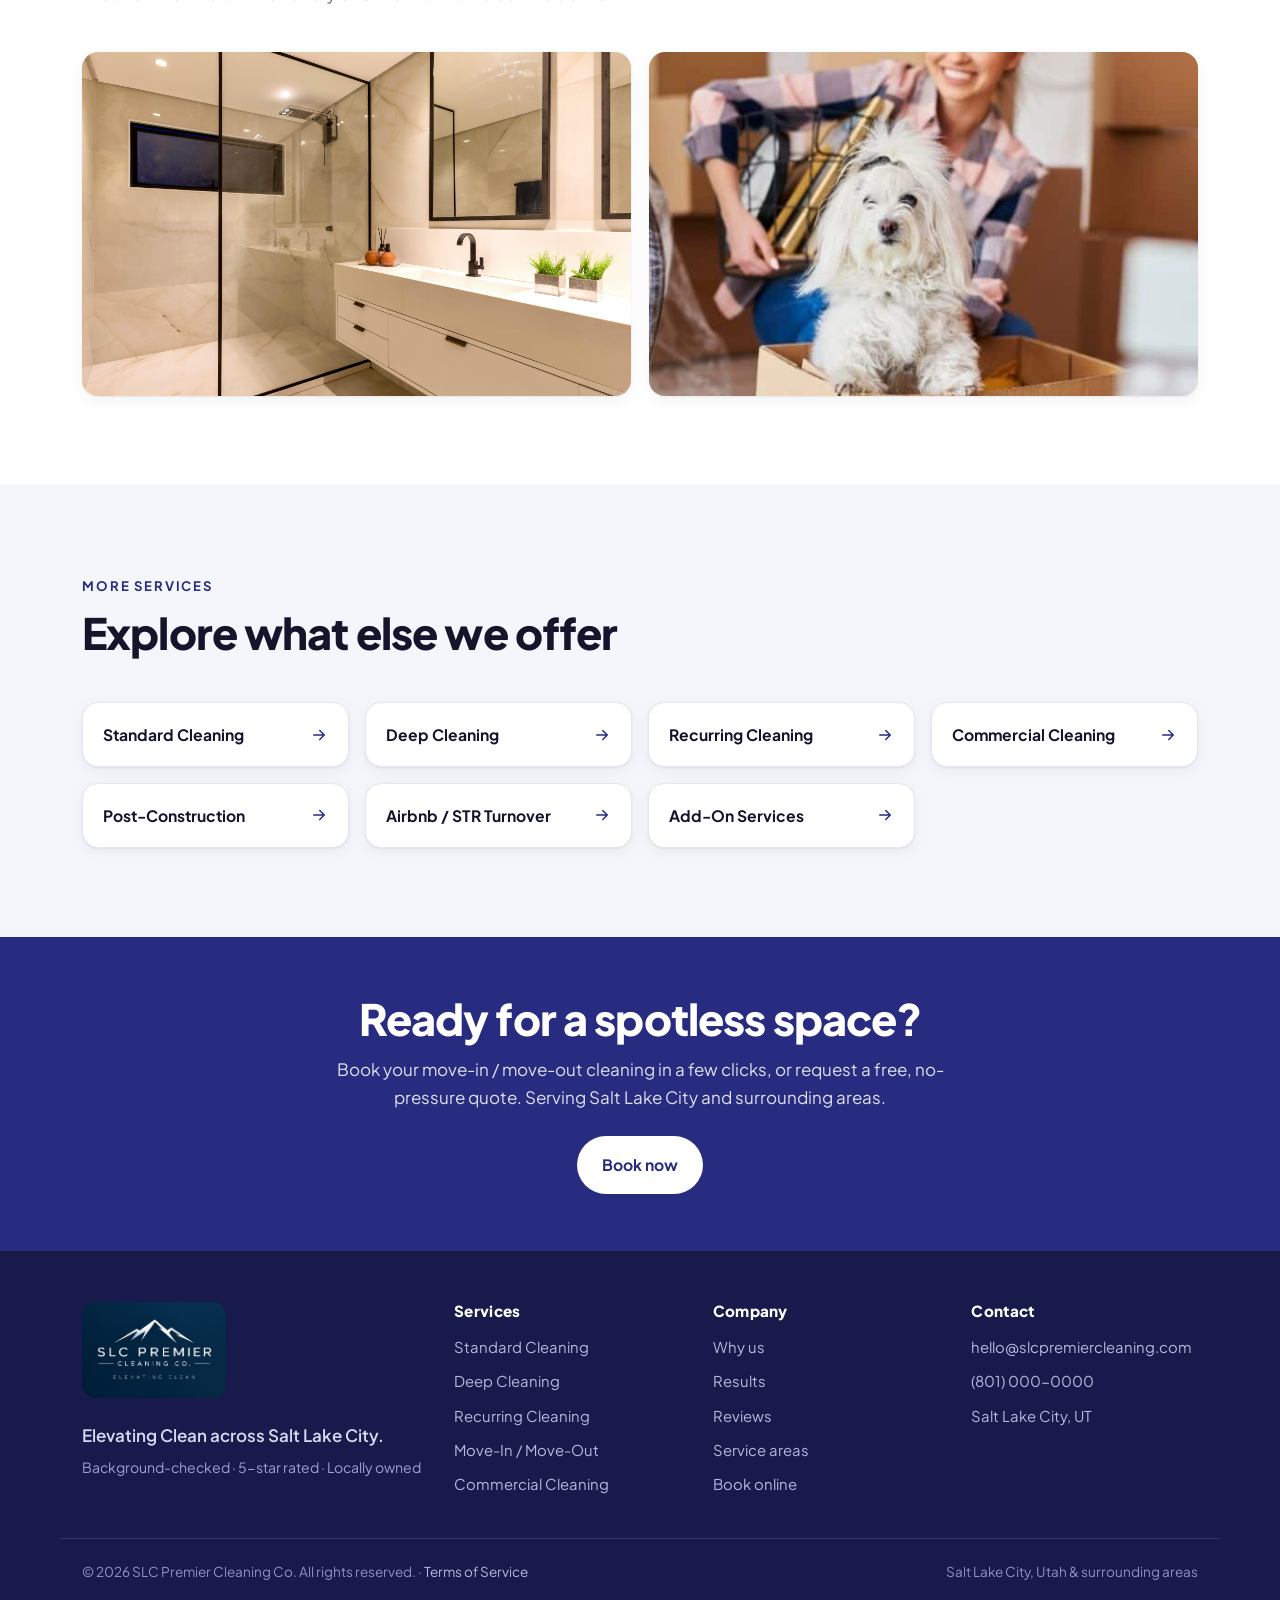
<file: services/move-in-out-cleaning/index.html>
<!DOCTYPE html>
<html lang="en">
<head>
  <meta charset="UTF-8" />
  <meta name="viewport" content="width=device-width, initial-scale=1.0" />
  <title>Move-In and Move-Out Cleaning in Salt Lake City, UT | SLC Premier Cleaning Co.</title>
  <meta name="description" content="Move-in and move-out cleaning in Salt Lake City. Thorough, deposit-ready cleans for empty or transitioning homes, landlords and property managers. Book today." />
  <meta name="robots" content="index, follow, max-image-preview:large, max-snippet:-1, max-video-preview:-1" />
  <meta name="googlebot" content="index, follow, max-image-preview:large, max-snippet:-1, max-video-preview:-1" />
  <link rel="canonical" href="https://slcpremiercleaning.com/services/move-in-out-cleaning/" />
  <meta name="theme-color" content="#282c80" />
  <meta name="geo.region" content="US-UT" />
  <meta name="geo.placename" content="Salt Lake City, Utah" />

  <meta property="og:type" content="website" />
  <meta property="og:site_name" content="SLC Premier Cleaning Co." />
  <meta property="og:title" content="Move-In and Move-Out Cleaning in Salt Lake City, UT | SLC Premier Cleaning Co." />
  <meta property="og:description" content="Move-in and move-out cleaning in Salt Lake City. Thorough, deposit-ready cleans for empty or transitioning homes, landlords and property managers. Book today." />
  <meta property="og:url" content="https://slcpremiercleaning.com/services/move-in-out-cleaning/" />
  <meta property="og:image" content="https://slcpremiercleaning.com/assets/gallery-home.png" />
  <meta name="twitter:card" content="summary_large_image" />
  <meta name="twitter:title" content="Move-In and Move-Out Cleaning in Salt Lake City, UT | SLC Premier Cleaning Co." />
  <meta name="twitter:description" content="Move-in and move-out cleaning in Salt Lake City. Thorough, deposit-ready cleans for empty or transitioning homes, landlords and property managers. Book today." />
  <meta name="twitter:image" content="https://slcpremiercleaning.com/assets/gallery-home.png" />

  <link rel="icon" type="image/svg+xml" href="../../assets/favicon.svg" />
  <link rel="apple-touch-icon" href="../../assets/favicon.svg" />
  <link rel="preconnect" href="https://fonts.googleapis.com" />
  <link rel="preconnect" href="https://fonts.gstatic.com" crossorigin />
  <link href="https://fonts.googleapis.com/css2?family=Plus+Jakarta+Sans:ital,wght@0,400;0,500;0,600;0,700;0,800;1,500&display=swap" rel="stylesheet" />
  <link rel="stylesheet" href="../../css/styles.css" />

  <script type="application/ld+json">
  {
    "@context": "https://schema.org",
    "@type": "Service",
    "serviceType": "Move-In / Move-Out Cleaning",
    "name": "Move-In / Move-Out Cleaning in Salt Lake City",
    "url": "https://slcpremiercleaning.com/services/move-in-out-cleaning/",
    "image": "https://slcpremiercleaning.com/assets/gallery-home.png",
    "description": "Move-in and move-out cleaning in Salt Lake City. Thorough, deposit-ready cleans for empty or transitioning homes, landlords and property managers. Book today.",
    "areaServed": { "@type": "City", "name": "Salt Lake City" },
    "provider": {
      "@type": "HouseCleaningService",
      "name": "SLC Premier Cleaning Co.",
      "url": "https://slcpremiercleaning.com/",
      "areaServed": "Salt Lake City, UT and surrounding areas"
    }
  }
  </script>
  <script type="application/ld+json">
  {
    "@context": "https://schema.org",
    "@type": "BreadcrumbList",
    "itemListElement": [
      { "@type": "ListItem", "position": 1, "name": "Home", "item": "https://slcpremiercleaning.com/" },
      { "@type": "ListItem", "position": 2, "name": "Services", "item": "https://slcpremiercleaning.com/#services" },
      { "@type": "ListItem", "position": 3, "name": "Move-In / Move-Out Cleaning", "item": "https://slcpremiercleaning.com/services/move-in-out-cleaning/" }
    ]
  }
  </script>
</head>

<body>
  <a class="skip-link" href="#main">Skip to content</a>

  <header class="site-header" id="top">
    <div class="wrap header-inner">
      <a class="brand" href="../../" aria-label="SLC Premier Cleaning Co. home">
        <img class="brand-logo" src="../../assets/logo.png" alt="SLC Premier Cleaning Co." width="1206" height="804" />
        
      </a>
      <nav class="nav" id="nav" aria-label="Primary">
        <div class="nav-item has-dropdown">
          <button type="button" class="nav-link" aria-haspopup="true" aria-expanded="false">
            Services
            <svg viewBox="0 0 24 24" aria-hidden="true"><path d="m6 9 6 6 6-6" fill="none" stroke="currentColor" stroke-width="2" stroke-linecap="round" stroke-linejoin="round"/></svg>
          </button>
          <div class="dropdown">
            <a class="dd-all" href="../../#services">All services</a>
            <a href="../standard-cleaning/">Standard Cleaning</a>
            <a href="../deep-cleaning/">Deep Cleaning</a>
            <a href="../recurring-cleaning/">Recurring Cleaning</a>
            <a href="../move-in-out-cleaning/">Move-In / Move-Out</a>
            <a href="../commercial-cleaning/">Commercial Cleaning</a>
            <a href="../post-construction-cleaning/">Post-Construction</a>
            <a href="../airbnb-str-cleaning/">Airbnb / STR Turnover</a>
            <a href="../add-on-services/">Add-On Services</a>
          </div>
        </div>
        <a href="../../#why">Why us</a>
        <a href="../../#results">Results</a>
        <a href="../../#plans">Plans</a>
        <a href="../../#reviews">Reviews</a>
        <a href="../../#areas">Areas</a>
        <a class="nav-cta" href="../../#book">Book now</a>
      </nav>
      <button class="nav-toggle" id="navToggle" aria-label="Open menu" aria-expanded="false" aria-controls="nav">
        <span></span><span></span><span></span>
      </button>
    </div>
  </header>

  <main id="main">
    <section class="svc-hero">
      <div class="hero-bg" aria-hidden="true"></div>
      <div class="wrap">
        <nav class="breadcrumb" aria-label="Breadcrumb">
          <a href="../../">Home</a><span class="sep">/</span><a href="../../#services">Services</a><span class="sep">/</span><span>Move-In / Move-Out Cleaning</span>
        </nav>
        <div class="svc-hero-grid">
          <div class="svc-hero-copy">
            <p class="eyebrow">Salt Lake City &amp; surrounding areas</p>
            <h1>Move-In / Move-Out Cleaning</h1>
            <p class="lead">Thorough, deposit-ready cleaning for empty and transitioning homes, so the next chapter starts spotless.</p>
            <div class="hero-actions">
              <a class="btn btn-primary" href="../../#book">Book now</a>
              <a class="btn btn-ghost" href="../../#contact">Get a free quote</a>
            </div>
            <ul class="hero-trust">
              <li><svg viewBox="0 0 24 24" aria-hidden="true"><path d="M12 2 4 5v6c0 5 3.4 8.5 8 11 4.6-2.5 8-6 8-11V5z" fill="none" stroke="currentColor" stroke-width="1.7"/><path d="m8.5 12 2.4 2.4L15.8 9.6" fill="none" stroke="currentColor" stroke-width="1.7" stroke-linecap="round" stroke-linejoin="round"/></svg> Background-checked</li>
              <li><svg viewBox="0 0 24 24" aria-hidden="true"><path d="m12 3 2.6 5.3 5.9.9-4.3 4.1 1 5.8L12 16.9 6.8 19.2l1-5.8L3.5 9.3l5.9-.9z" fill="none" stroke="currentColor" stroke-width="1.6" stroke-linejoin="round"/></svg> 5-star rated</li>
              <li><svg viewBox="0 0 24 24" aria-hidden="true"><path d="M4 20V9l8-5 8 5v11" fill="none" stroke="currentColor" stroke-width="1.7" stroke-linejoin="round"/><path d="M9 20v-6h6v6" fill="none" stroke="currentColor" stroke-width="1.7" stroke-linejoin="round"/></svg> Locally owned</li>
            </ul>
          </div>
          <div class="svc-hero-media">
            <div class="hero-media-frame">
              <img src="../../assets/gallery-home.png" alt="A spotless, move-in ready kitchen" fetchpriority="high" />
            </div>
          </div>
        </div>
      </div>
    </section>

    <section class="section section-alt">
      <div class="wrap svc-detail-grid">
        <div class="svc-detail-copy">
          <p class="eyebrow">What's included</p>
          <h2>Everything in your move-in / move-out cleaning</h2>
          <p>Moving is stressful enough. We handle the deep detail landlords and new occupants expect, leaving the home in picture-perfect condition.</p>
          <ul class="checks">
            <li>Inside cabinets, drawers and closets</li>
            <li>Inside the oven, fridge and appliances</li>
            <li>Baseboards, window sills and door frames</li>
            <li>Detailed bathroom and kitchen scrubbing</li>
            <li>Floors vacuumed and mopped throughout</li>
            <li>Built for security-deposit and handover standards</li>
          </ul>
          <a class="btn btn-primary" href="../../#book">Book this service</a>
        </div>
        <div class="svc-detail-media">
          <img src="../../assets/gallery-bed.jpg" alt="A clean, move-in ready bedroom" loading="lazy" />
        </div>
      </div>
    </section>

    <section class="section">
      <div class="wrap">
        <header class="section-head">
          <p class="eyebrow">Gallery</p>
          <h2>The results speak for themselves</h2>
          <p class="section-sub">A look at the kind of finish every SLC Premier visit is built to deliver.</p>
        </header>
        <div class="svc-gallery">
          <figure><img src="../../assets/gallery-bath.png" alt="A deep-cleaned bathroom ready for handover" loading="lazy" /></figure>
          <figure><img src="../../assets/svc-moving.jpg" alt="Moving boxes in a home being cleaned" loading="lazy" /></figure>
        </div>
      </div>
    </section>

    <section class="section section-alt">
      <div class="wrap">
        <header class="section-head">
          <p class="eyebrow">More services</p>
          <h2>Explore what else we offer</h2>
        </header>
        <div class="other-grid">
          <a class="other-card" href="../standard-cleaning/">Standard Cleaning <svg viewBox="0 0 24 24" aria-hidden="true"><path d="M5 12h14M13 6l6 6-6 6" fill="none" stroke="currentColor" stroke-width="2" stroke-linecap="round" stroke-linejoin="round"/></svg></a>
          <a class="other-card" href="../deep-cleaning/">Deep Cleaning <svg viewBox="0 0 24 24" aria-hidden="true"><path d="M5 12h14M13 6l6 6-6 6" fill="none" stroke="currentColor" stroke-width="2" stroke-linecap="round" stroke-linejoin="round"/></svg></a>
          <a class="other-card" href="../recurring-cleaning/">Recurring Cleaning <svg viewBox="0 0 24 24" aria-hidden="true"><path d="M5 12h14M13 6l6 6-6 6" fill="none" stroke="currentColor" stroke-width="2" stroke-linecap="round" stroke-linejoin="round"/></svg></a>
          <a class="other-card" href="../commercial-cleaning/">Commercial Cleaning <svg viewBox="0 0 24 24" aria-hidden="true"><path d="M5 12h14M13 6l6 6-6 6" fill="none" stroke="currentColor" stroke-width="2" stroke-linecap="round" stroke-linejoin="round"/></svg></a>
          <a class="other-card" href="../post-construction-cleaning/">Post-Construction <svg viewBox="0 0 24 24" aria-hidden="true"><path d="M5 12h14M13 6l6 6-6 6" fill="none" stroke="currentColor" stroke-width="2" stroke-linecap="round" stroke-linejoin="round"/></svg></a>
          <a class="other-card" href="../airbnb-str-cleaning/">Airbnb / STR Turnover <svg viewBox="0 0 24 24" aria-hidden="true"><path d="M5 12h14M13 6l6 6-6 6" fill="none" stroke="currentColor" stroke-width="2" stroke-linecap="round" stroke-linejoin="round"/></svg></a>
          <a class="other-card" href="../add-on-services/">Add-On Services <svg viewBox="0 0 24 24" aria-hidden="true"><path d="M5 12h14M13 6l6 6-6 6" fill="none" stroke="currentColor" stroke-width="2" stroke-linecap="round" stroke-linejoin="round"/></svg></a>
        </div>
      </div>
    </section>

    <section class="cta-band">
      <div class="wrap">
        <h2>Ready for a spotless space?</h2>
        <p>Book your move-in / move-out cleaning in a few clicks, or request a free, no-pressure quote. Serving Salt Lake City and surrounding areas.</p>
        <a class="btn btn-primary" href="../../#book">Book now</a>
      </div>
    </section>
  </main>

  <footer class="site-footer">
    <div class="wrap footer-grid">
      <div class="footer-brand">
        <a class="brand brand-light" href="../../" aria-label="SLC Premier Cleaning Co. home">
          <img class="brand-logo-lg" src="../../assets/logo.png" alt="SLC Premier Cleaning Co. - Elevating Clean" width="1206" height="804" />
          
        </a>
        <p class="footer-slogan">Elevating Clean across Salt Lake City.</p>
        <p class="footer-badges">Background-checked &middot; 5-star rated &middot; Locally owned</p>
      </div>
      <div class="footer-col">
        <h4>Services</h4>
        <ul>
          <li><a href="../standard-cleaning/">Standard Cleaning</a></li>
          <li><a href="../deep-cleaning/">Deep Cleaning</a></li>
          <li><a href="../recurring-cleaning/">Recurring Cleaning</a></li>
          <li><a href="../move-in-out-cleaning/">Move-In / Move-Out</a></li>
          <li><a href="../commercial-cleaning/">Commercial Cleaning</a></li>
        </ul>
      </div>
      <div class="footer-col">
        <h4>Company</h4>
        <ul>
          <li><a href="../../#why">Why us</a></li>
          <li><a href="../../#results">Results</a></li>
          <li><a href="../../#reviews">Reviews</a></li>
          <li><a href="../../#areas">Service areas</a></li>
          <li><a href="../../#book">Book online</a></li>
        </ul>
      </div>
      <div class="footer-col">
        <h4>Contact</h4>
        <ul>
          <li><a href="mailto:hello@slcpremiercleaning.com">hello@slcpremiercleaning.com</a></li>
          <li><a href="tel:+18010000000">(801) 000-0000</a></li>
          <li>Salt Lake City, UT</li>
        </ul>
      </div>
    </div>
    <div class="wrap footer-bottom">
      <p>&copy; <span id="year">2026</span> SLC Premier Cleaning Co. All rights reserved. &middot; <a class="footer-legal" href="../../terms-of-service/">Terms of Service</a></p>
      <p>Salt Lake City, Utah &amp; surrounding areas</p>
    </div>
  </footer>

  <a href="#top" class="to-top" id="toTop" aria-label="Back to top">
    <svg viewBox="0 0 24 24" aria-hidden="true"><path d="m6 15 6-6 6 6" fill="none" stroke="currentColor" stroke-width="2" stroke-linecap="round" stroke-linejoin="round"/></svg>
  </a>

  <script src="../../js/main.js"></script>
</body>
</html>
</file>
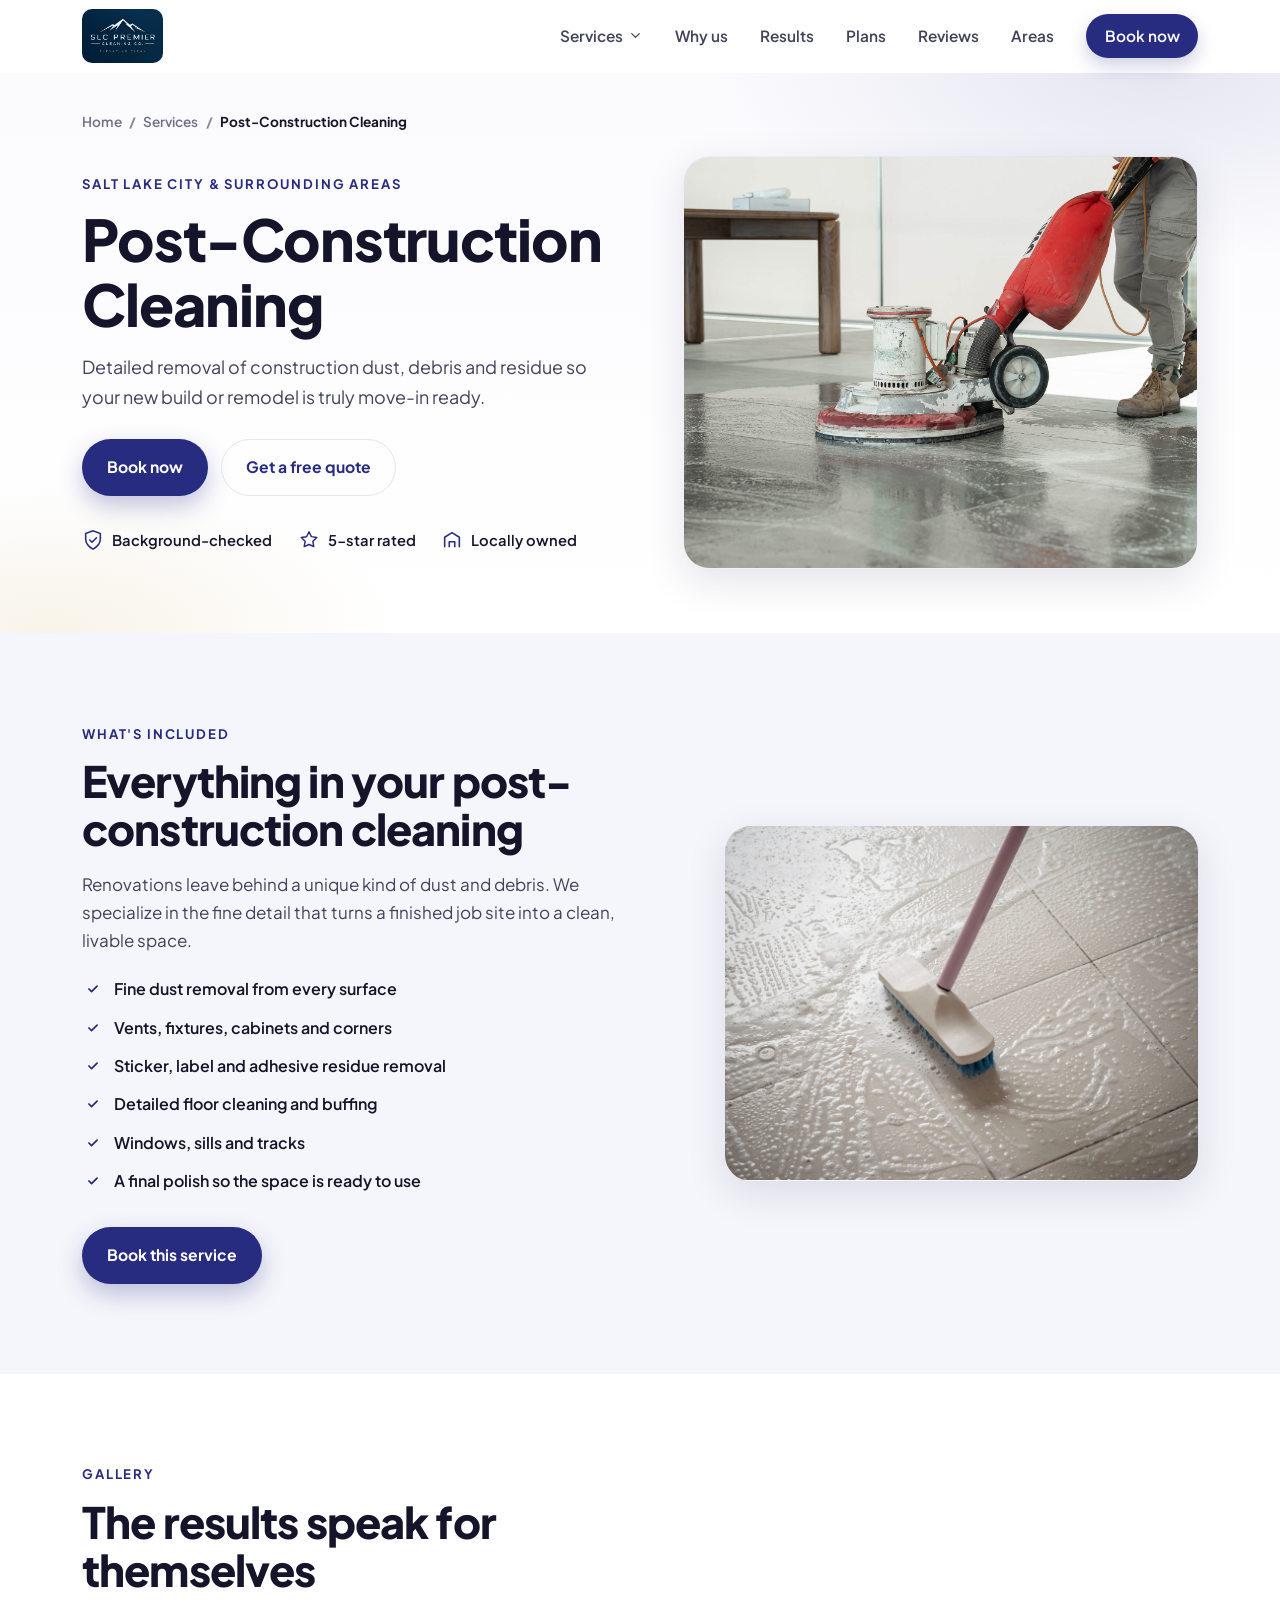
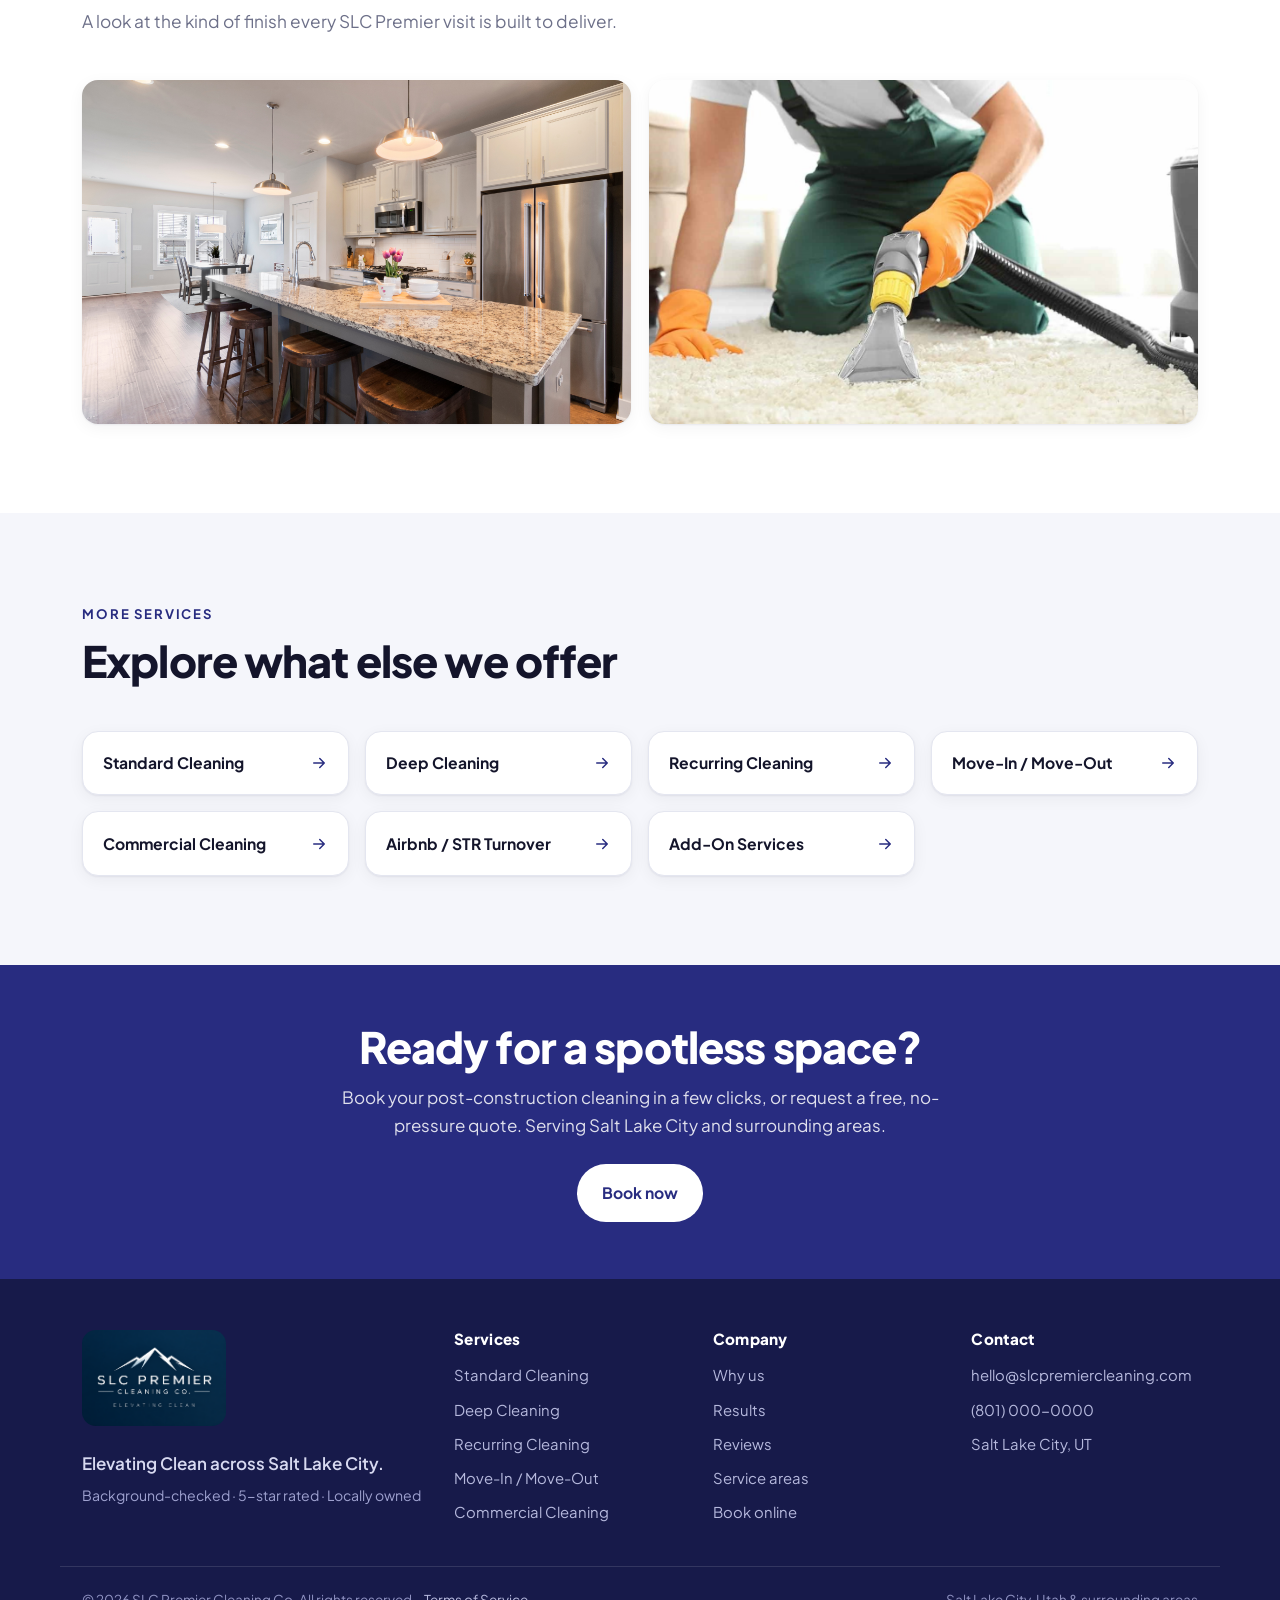
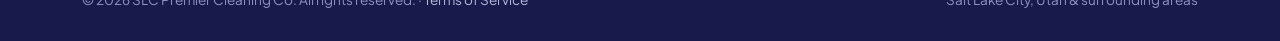
<file: services/post-construction-cleaning/index.html>
<!DOCTYPE html>
<html lang="en">
<head>
  <meta charset="UTF-8" />
  <meta name="viewport" content="width=device-width, initial-scale=1.0" />
  <title>Post-Construction Cleaning in Salt Lake City, UT | SLC Premier Cleaning Co.</title>
  <meta name="description" content="Post-construction cleaning in Salt Lake City. We remove fine dust, debris and residue so newly built or renovated spaces are move-in ready. Book your cleanup." />
  <meta name="robots" content="index, follow, max-image-preview:large, max-snippet:-1, max-video-preview:-1" />
  <meta name="googlebot" content="index, follow, max-image-preview:large, max-snippet:-1, max-video-preview:-1" />
  <link rel="canonical" href="https://slcpremiercleaning.com/services/post-construction-cleaning/" />
  <meta name="theme-color" content="#282c80" />
  <meta name="geo.region" content="US-UT" />
  <meta name="geo.placename" content="Salt Lake City, Utah" />

  <meta property="og:type" content="website" />
  <meta property="og:site_name" content="SLC Premier Cleaning Co." />
  <meta property="og:title" content="Post-Construction Cleaning in Salt Lake City, UT | SLC Premier Cleaning Co." />
  <meta property="og:description" content="Post-construction cleaning in Salt Lake City. We remove fine dust, debris and residue so newly built or renovated spaces are move-in ready. Book your cleanup." />
  <meta property="og:url" content="https://slcpremiercleaning.com/services/post-construction-cleaning/" />
  <meta property="og:image" content="https://slcpremiercleaning.com/assets/svc-construction.jpg" />
  <meta name="twitter:card" content="summary_large_image" />
  <meta name="twitter:title" content="Post-Construction Cleaning in Salt Lake City, UT | SLC Premier Cleaning Co." />
  <meta name="twitter:description" content="Post-construction cleaning in Salt Lake City. We remove fine dust, debris and residue so newly built or renovated spaces are move-in ready. Book your cleanup." />
  <meta name="twitter:image" content="https://slcpremiercleaning.com/assets/svc-construction.jpg" />

  <link rel="icon" type="image/svg+xml" href="../../assets/favicon.svg" />
  <link rel="apple-touch-icon" href="../../assets/favicon.svg" />
  <link rel="preconnect" href="https://fonts.googleapis.com" />
  <link rel="preconnect" href="https://fonts.gstatic.com" crossorigin />
  <link href="https://fonts.googleapis.com/css2?family=Plus+Jakarta+Sans:ital,wght@0,400;0,500;0,600;0,700;0,800;1,500&display=swap" rel="stylesheet" />
  <link rel="stylesheet" href="../../css/styles.css" />

  <script type="application/ld+json">
  {
    "@context": "https://schema.org",
    "@type": "Service",
    "serviceType": "Post-Construction Cleaning",
    "name": "Post-Construction Cleaning in Salt Lake City",
    "url": "https://slcpremiercleaning.com/services/post-construction-cleaning/",
    "image": "https://slcpremiercleaning.com/assets/svc-construction.jpg",
    "description": "Post-construction cleaning in Salt Lake City. We remove fine dust, debris and residue so newly built or renovated spaces are move-in ready. Book your cleanup.",
    "areaServed": { "@type": "City", "name": "Salt Lake City" },
    "provider": {
      "@type": "HouseCleaningService",
      "name": "SLC Premier Cleaning Co.",
      "url": "https://slcpremiercleaning.com/",
      "areaServed": "Salt Lake City, UT and surrounding areas"
    }
  }
  </script>
  <script type="application/ld+json">
  {
    "@context": "https://schema.org",
    "@type": "BreadcrumbList",
    "itemListElement": [
      { "@type": "ListItem", "position": 1, "name": "Home", "item": "https://slcpremiercleaning.com/" },
      { "@type": "ListItem", "position": 2, "name": "Services", "item": "https://slcpremiercleaning.com/#services" },
      { "@type": "ListItem", "position": 3, "name": "Post-Construction Cleaning", "item": "https://slcpremiercleaning.com/services/post-construction-cleaning/" }
    ]
  }
  </script>
</head>

<body>
  <a class="skip-link" href="#main">Skip to content</a>

  <header class="site-header" id="top">
    <div class="wrap header-inner">
      <a class="brand" href="../../" aria-label="SLC Premier Cleaning Co. home">
        <img class="brand-logo" src="../../assets/logo.png" alt="SLC Premier Cleaning Co." width="1206" height="804" />
        
      </a>
      <nav class="nav" id="nav" aria-label="Primary">
        <div class="nav-item has-dropdown">
          <button type="button" class="nav-link" aria-haspopup="true" aria-expanded="false">
            Services
            <svg viewBox="0 0 24 24" aria-hidden="true"><path d="m6 9 6 6 6-6" fill="none" stroke="currentColor" stroke-width="2" stroke-linecap="round" stroke-linejoin="round"/></svg>
          </button>
          <div class="dropdown">
            <a class="dd-all" href="../../#services">All services</a>
            <a href="../standard-cleaning/">Standard Cleaning</a>
            <a href="../deep-cleaning/">Deep Cleaning</a>
            <a href="../recurring-cleaning/">Recurring Cleaning</a>
            <a href="../move-in-out-cleaning/">Move-In / Move-Out</a>
            <a href="../commercial-cleaning/">Commercial Cleaning</a>
            <a href="../post-construction-cleaning/">Post-Construction</a>
            <a href="../airbnb-str-cleaning/">Airbnb / STR Turnover</a>
            <a href="../add-on-services/">Add-On Services</a>
          </div>
        </div>
        <a href="../../#why">Why us</a>
        <a href="../../#results">Results</a>
        <a href="../../#plans">Plans</a>
        <a href="../../#reviews">Reviews</a>
        <a href="../../#areas">Areas</a>
        <a class="nav-cta" href="../../#book">Book now</a>
      </nav>
      <button class="nav-toggle" id="navToggle" aria-label="Open menu" aria-expanded="false" aria-controls="nav">
        <span></span><span></span><span></span>
      </button>
    </div>
  </header>

  <main id="main">
    <section class="svc-hero">
      <div class="hero-bg" aria-hidden="true"></div>
      <div class="wrap">
        <nav class="breadcrumb" aria-label="Breadcrumb">
          <a href="../../">Home</a><span class="sep">/</span><a href="../../#services">Services</a><span class="sep">/</span><span>Post-Construction Cleaning</span>
        </nav>
        <div class="svc-hero-grid">
          <div class="svc-hero-copy">
            <p class="eyebrow">Salt Lake City &amp; surrounding areas</p>
            <h1>Post-Construction Cleaning</h1>
            <p class="lead">Detailed removal of construction dust, debris and residue so your new build or remodel is truly move-in ready.</p>
            <div class="hero-actions">
              <a class="btn btn-primary" href="../../#book">Book now</a>
              <a class="btn btn-ghost" href="../../#contact">Get a free quote</a>
            </div>
            <ul class="hero-trust">
              <li><svg viewBox="0 0 24 24" aria-hidden="true"><path d="M12 2 4 5v6c0 5 3.4 8.5 8 11 4.6-2.5 8-6 8-11V5z" fill="none" stroke="currentColor" stroke-width="1.7"/><path d="m8.5 12 2.4 2.4L15.8 9.6" fill="none" stroke="currentColor" stroke-width="1.7" stroke-linecap="round" stroke-linejoin="round"/></svg> Background-checked</li>
              <li><svg viewBox="0 0 24 24" aria-hidden="true"><path d="m12 3 2.6 5.3 5.9.9-4.3 4.1 1 5.8L12 16.9 6.8 19.2l1-5.8L3.5 9.3l5.9-.9z" fill="none" stroke="currentColor" stroke-width="1.6" stroke-linejoin="round"/></svg> 5-star rated</li>
              <li><svg viewBox="0 0 24 24" aria-hidden="true"><path d="M4 20V9l8-5 8 5v11" fill="none" stroke="currentColor" stroke-width="1.7" stroke-linejoin="round"/><path d="M9 20v-6h6v6" fill="none" stroke="currentColor" stroke-width="1.7" stroke-linejoin="round"/></svg> Locally owned</li>
            </ul>
          </div>
          <div class="svc-hero-media">
            <div class="hero-media-frame">
              <img src="../../assets/svc-construction.jpg" alt="A floor cleaning machine during post-construction cleanup" fetchpriority="high" />
            </div>
          </div>
        </div>
      </div>
    </section>

    <section class="section section-alt">
      <div class="wrap svc-detail-grid">
        <div class="svc-detail-copy">
          <p class="eyebrow">What's included</p>
          <h2>Everything in your post-construction cleaning</h2>
          <p>Renovations leave behind a unique kind of dust and debris. We specialize in the fine detail that turns a finished job site into a clean, livable space.</p>
          <ul class="checks">
            <li>Fine dust removal from every surface</li>
            <li>Vents, fixtures, cabinets and corners</li>
            <li>Sticker, label and adhesive residue removal</li>
            <li>Detailed floor cleaning and buffing</li>
            <li>Windows, sills and tracks</li>
            <li>A final polish so the space is ready to use</li>
          </ul>
          <a class="btn btn-primary" href="../../#book">Book this service</a>
        </div>
        <div class="svc-detail-media">
          <img src="../../assets/svc-floor.png" alt="Scrubbing floors after construction work" loading="lazy" />
        </div>
      </div>
    </section>

    <section class="section">
      <div class="wrap">
        <header class="section-head">
          <p class="eyebrow">Gallery</p>
          <h2>The results speak for themselves</h2>
          <p class="section-sub">A look at the kind of finish every SLC Premier visit is built to deliver.</p>
        </header>
        <div class="svc-gallery">
          <figure><img src="../../assets/gallery-home.png" alt="A finished, move-in ready home" loading="lazy" /></figure>
          <figure><img src="../../assets/svc-carpet.jpg" alt="Carpet cleaning after a remodel" loading="lazy" /></figure>
        </div>
      </div>
    </section>

    <section class="section section-alt">
      <div class="wrap">
        <header class="section-head">
          <p class="eyebrow">More services</p>
          <h2>Explore what else we offer</h2>
        </header>
        <div class="other-grid">
          <a class="other-card" href="../standard-cleaning/">Standard Cleaning <svg viewBox="0 0 24 24" aria-hidden="true"><path d="M5 12h14M13 6l6 6-6 6" fill="none" stroke="currentColor" stroke-width="2" stroke-linecap="round" stroke-linejoin="round"/></svg></a>
          <a class="other-card" href="../deep-cleaning/">Deep Cleaning <svg viewBox="0 0 24 24" aria-hidden="true"><path d="M5 12h14M13 6l6 6-6 6" fill="none" stroke="currentColor" stroke-width="2" stroke-linecap="round" stroke-linejoin="round"/></svg></a>
          <a class="other-card" href="../recurring-cleaning/">Recurring Cleaning <svg viewBox="0 0 24 24" aria-hidden="true"><path d="M5 12h14M13 6l6 6-6 6" fill="none" stroke="currentColor" stroke-width="2" stroke-linecap="round" stroke-linejoin="round"/></svg></a>
          <a class="other-card" href="../move-in-out-cleaning/">Move-In / Move-Out <svg viewBox="0 0 24 24" aria-hidden="true"><path d="M5 12h14M13 6l6 6-6 6" fill="none" stroke="currentColor" stroke-width="2" stroke-linecap="round" stroke-linejoin="round"/></svg></a>
          <a class="other-card" href="../commercial-cleaning/">Commercial Cleaning <svg viewBox="0 0 24 24" aria-hidden="true"><path d="M5 12h14M13 6l6 6-6 6" fill="none" stroke="currentColor" stroke-width="2" stroke-linecap="round" stroke-linejoin="round"/></svg></a>
          <a class="other-card" href="../airbnb-str-cleaning/">Airbnb / STR Turnover <svg viewBox="0 0 24 24" aria-hidden="true"><path d="M5 12h14M13 6l6 6-6 6" fill="none" stroke="currentColor" stroke-width="2" stroke-linecap="round" stroke-linejoin="round"/></svg></a>
          <a class="other-card" href="../add-on-services/">Add-On Services <svg viewBox="0 0 24 24" aria-hidden="true"><path d="M5 12h14M13 6l6 6-6 6" fill="none" stroke="currentColor" stroke-width="2" stroke-linecap="round" stroke-linejoin="round"/></svg></a>
        </div>
      </div>
    </section>

    <section class="cta-band">
      <div class="wrap">
        <h2>Ready for a spotless space?</h2>
        <p>Book your post-construction cleaning in a few clicks, or request a free, no-pressure quote. Serving Salt Lake City and surrounding areas.</p>
        <a class="btn btn-primary" href="../../#book">Book now</a>
      </div>
    </section>
  </main>

  <footer class="site-footer">
    <div class="wrap footer-grid">
      <div class="footer-brand">
        <a class="brand brand-light" href="../../" aria-label="SLC Premier Cleaning Co. home">
          <img class="brand-logo-lg" src="../../assets/logo.png" alt="SLC Premier Cleaning Co. - Elevating Clean" width="1206" height="804" />
          
        </a>
        <p class="footer-slogan">Elevating Clean across Salt Lake City.</p>
        <p class="footer-badges">Background-checked &middot; 5-star rated &middot; Locally owned</p>
      </div>
      <div class="footer-col">
        <h4>Services</h4>
        <ul>
          <li><a href="../standard-cleaning/">Standard Cleaning</a></li>
          <li><a href="../deep-cleaning/">Deep Cleaning</a></li>
          <li><a href="../recurring-cleaning/">Recurring Cleaning</a></li>
          <li><a href="../move-in-out-cleaning/">Move-In / Move-Out</a></li>
          <li><a href="../commercial-cleaning/">Commercial Cleaning</a></li>
        </ul>
      </div>
      <div class="footer-col">
        <h4>Company</h4>
        <ul>
          <li><a href="../../#why">Why us</a></li>
          <li><a href="../../#results">Results</a></li>
          <li><a href="../../#reviews">Reviews</a></li>
          <li><a href="../../#areas">Service areas</a></li>
          <li><a href="../../#book">Book online</a></li>
        </ul>
      </div>
      <div class="footer-col">
        <h4>Contact</h4>
        <ul>
          <li><a href="mailto:hello@slcpremiercleaning.com">hello@slcpremiercleaning.com</a></li>
          <li><a href="tel:+18010000000">(801) 000-0000</a></li>
          <li>Salt Lake City, UT</li>
        </ul>
      </div>
    </div>
    <div class="wrap footer-bottom">
      <p>&copy; <span id="year">2026</span> SLC Premier Cleaning Co. All rights reserved. &middot; <a class="footer-legal" href="../../terms-of-service/">Terms of Service</a></p>
      <p>Salt Lake City, Utah &amp; surrounding areas</p>
    </div>
  </footer>

  <a href="#top" class="to-top" id="toTop" aria-label="Back to top">
    <svg viewBox="0 0 24 24" aria-hidden="true"><path d="m6 15 6-6 6 6" fill="none" stroke="currentColor" stroke-width="2" stroke-linecap="round" stroke-linejoin="round"/></svg>
  </a>

  <script src="../../js/main.js"></script>
</body>
</html>
</file>
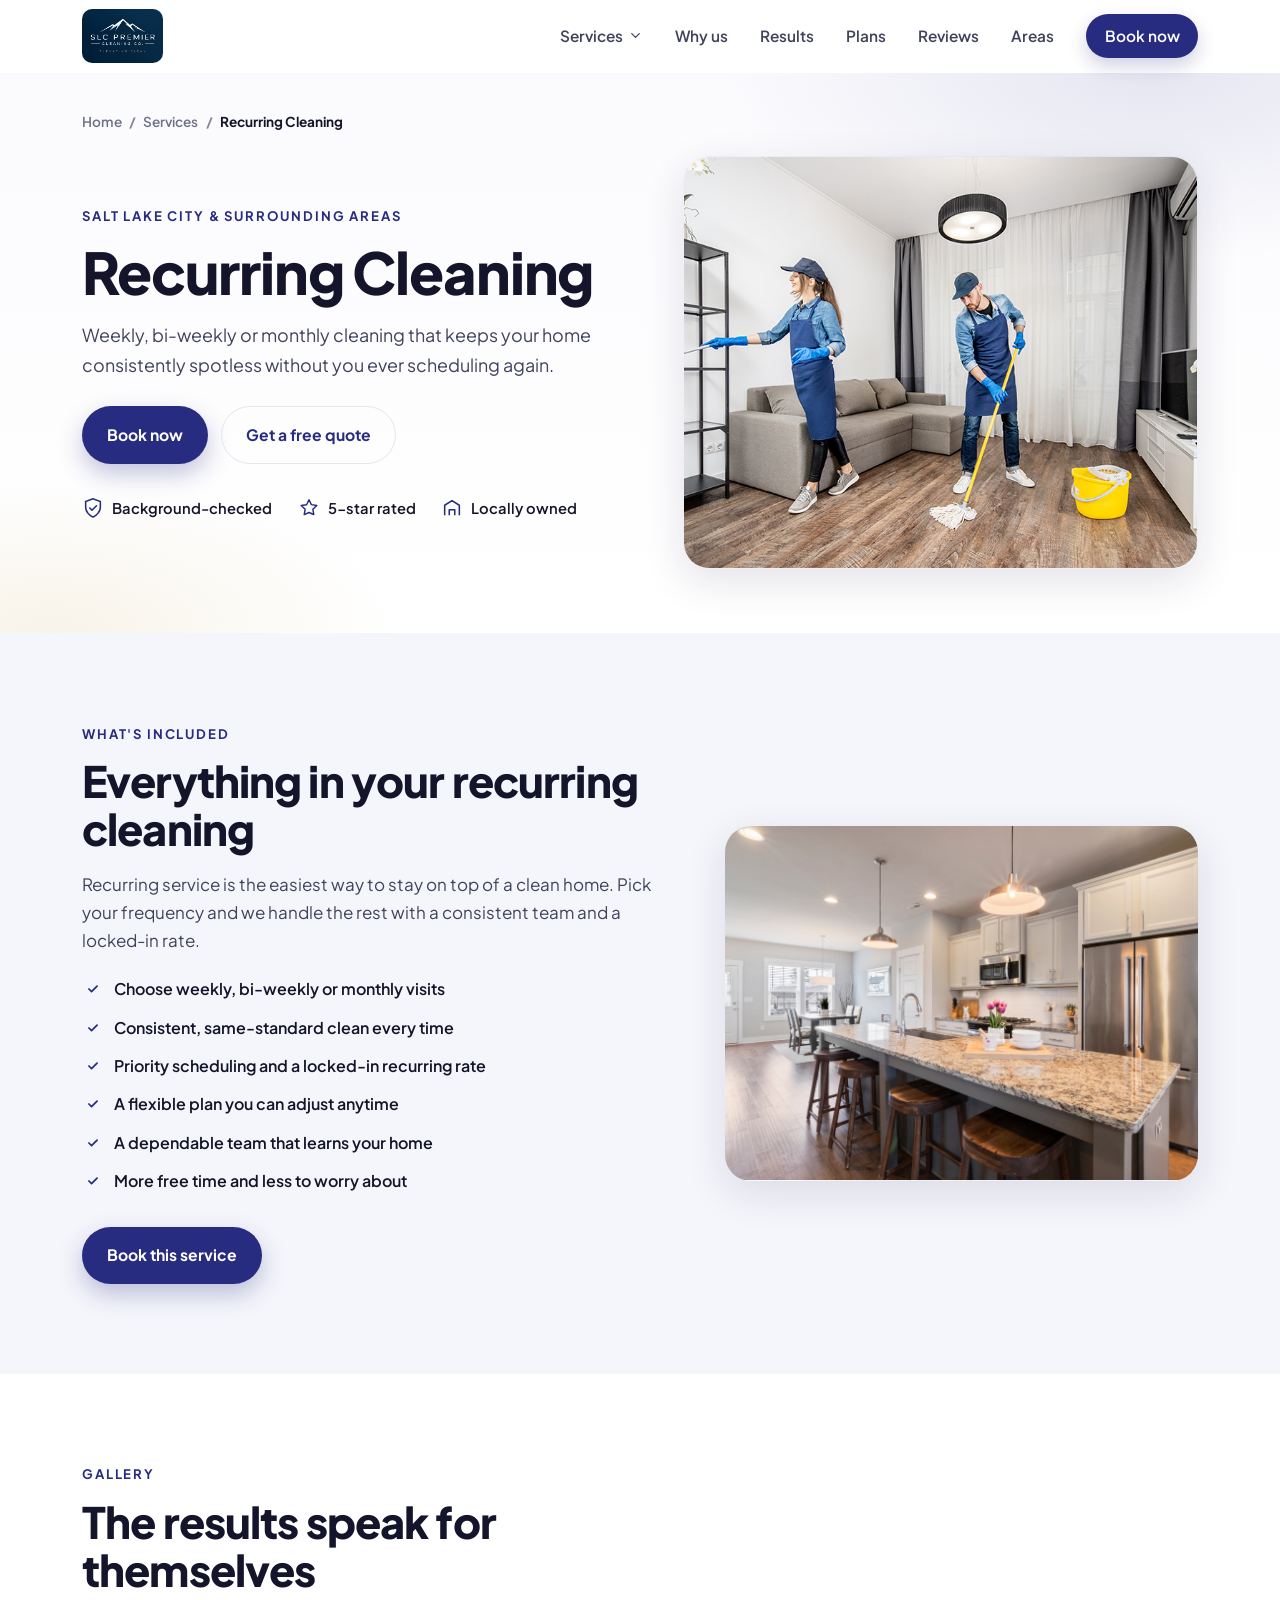
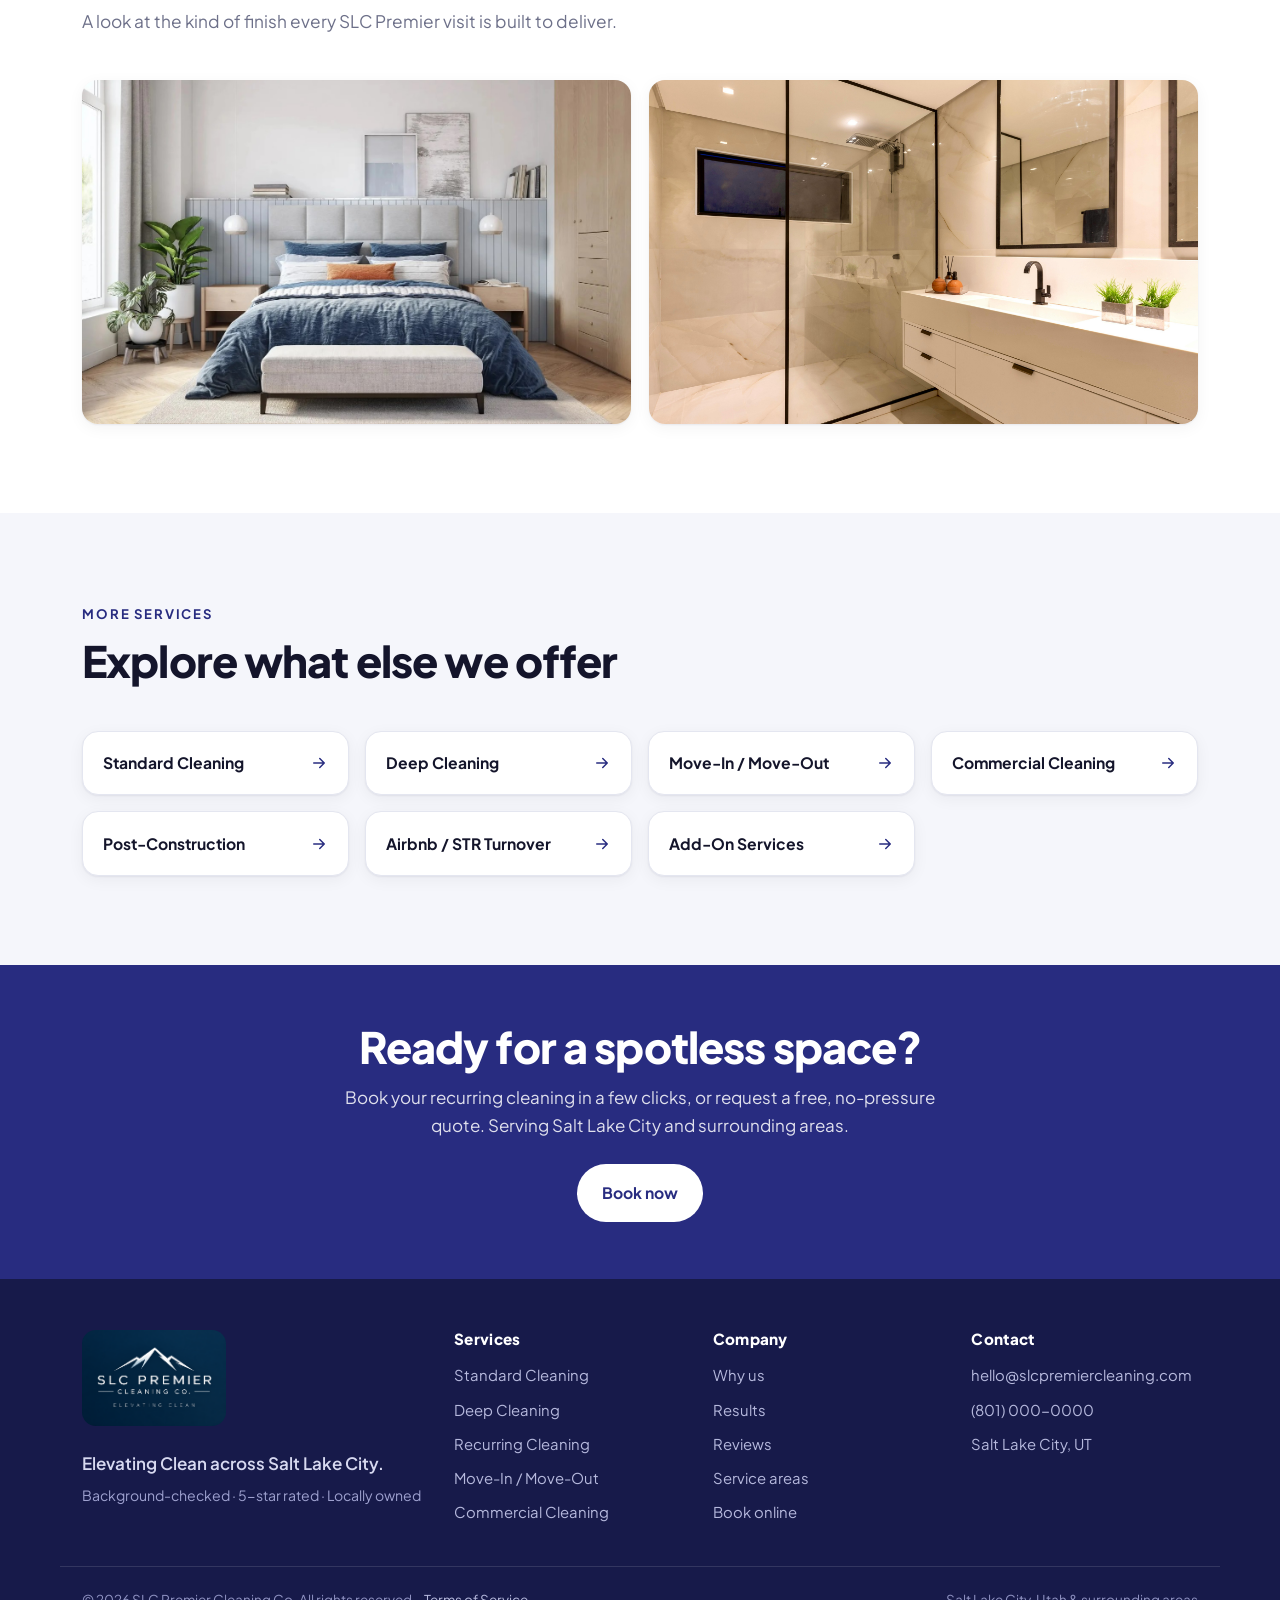
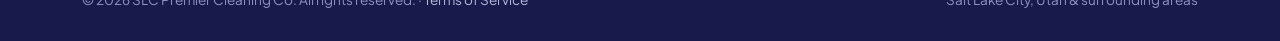
<file: services/recurring-cleaning/index.html>
<!DOCTYPE html>
<html lang="en">
<head>
  <meta charset="UTF-8" />
  <meta name="viewport" content="width=device-width, initial-scale=1.0" />
  <title>Recurring and Weekly Cleaning in Salt Lake City, UT | SLC Premier Cleaning Co.</title>
  <meta name="description" content="Weekly, bi-weekly and monthly recurring cleaning in Salt Lake City. Consistent, same-team service on a schedule that fits your home. Lock in your recurring rate." />
  <meta name="robots" content="index, follow, max-image-preview:large, max-snippet:-1, max-video-preview:-1" />
  <meta name="googlebot" content="index, follow, max-image-preview:large, max-snippet:-1, max-video-preview:-1" />
  <link rel="canonical" href="https://slcpremiercleaning.com/services/recurring-cleaning/" />
  <meta name="theme-color" content="#282c80" />
  <meta name="geo.region" content="US-UT" />
  <meta name="geo.placename" content="Salt Lake City, Utah" />

  <meta property="og:type" content="website" />
  <meta property="og:site_name" content="SLC Premier Cleaning Co." />
  <meta property="og:title" content="Recurring and Weekly Cleaning in Salt Lake City, UT | SLC Premier Cleaning Co." />
  <meta property="og:description" content="Weekly, bi-weekly and monthly recurring cleaning in Salt Lake City. Consistent, same-team service on a schedule that fits your home. Lock in your recurring rate." />
  <meta property="og:url" content="https://slcpremiercleaning.com/services/recurring-cleaning/" />
  <meta property="og:image" content="https://slcpremiercleaning.com/assets/team.jpg" />
  <meta name="twitter:card" content="summary_large_image" />
  <meta name="twitter:title" content="Recurring and Weekly Cleaning in Salt Lake City, UT | SLC Premier Cleaning Co." />
  <meta name="twitter:description" content="Weekly, bi-weekly and monthly recurring cleaning in Salt Lake City. Consistent, same-team service on a schedule that fits your home. Lock in your recurring rate." />
  <meta name="twitter:image" content="https://slcpremiercleaning.com/assets/team.jpg" />

  <link rel="icon" type="image/svg+xml" href="../../assets/favicon.svg" />
  <link rel="apple-touch-icon" href="../../assets/favicon.svg" />
  <link rel="preconnect" href="https://fonts.googleapis.com" />
  <link rel="preconnect" href="https://fonts.gstatic.com" crossorigin />
  <link href="https://fonts.googleapis.com/css2?family=Plus+Jakarta+Sans:ital,wght@0,400;0,500;0,600;0,700;0,800;1,500&display=swap" rel="stylesheet" />
  <link rel="stylesheet" href="../../css/styles.css" />

  <script type="application/ld+json">
  {
    "@context": "https://schema.org",
    "@type": "Service",
    "serviceType": "Recurring Cleaning",
    "name": "Recurring Cleaning in Salt Lake City",
    "url": "https://slcpremiercleaning.com/services/recurring-cleaning/",
    "image": "https://slcpremiercleaning.com/assets/team.jpg",
    "description": "Weekly, bi-weekly and monthly recurring cleaning in Salt Lake City. Consistent, same-team service on a schedule that fits your home. Lock in your recurring rate.",
    "areaServed": { "@type": "City", "name": "Salt Lake City" },
    "provider": {
      "@type": "HouseCleaningService",
      "name": "SLC Premier Cleaning Co.",
      "url": "https://slcpremiercleaning.com/",
      "areaServed": "Salt Lake City, UT and surrounding areas"
    }
  }
  </script>
  <script type="application/ld+json">
  {
    "@context": "https://schema.org",
    "@type": "BreadcrumbList",
    "itemListElement": [
      { "@type": "ListItem", "position": 1, "name": "Home", "item": "https://slcpremiercleaning.com/" },
      { "@type": "ListItem", "position": 2, "name": "Services", "item": "https://slcpremiercleaning.com/#services" },
      { "@type": "ListItem", "position": 3, "name": "Recurring Cleaning", "item": "https://slcpremiercleaning.com/services/recurring-cleaning/" }
    ]
  }
  </script>
</head>

<body>
  <a class="skip-link" href="#main">Skip to content</a>

  <header class="site-header" id="top">
    <div class="wrap header-inner">
      <a class="brand" href="../../" aria-label="SLC Premier Cleaning Co. home">
        <img class="brand-logo" src="../../assets/logo.png" alt="SLC Premier Cleaning Co." width="1206" height="804" />
        
      </a>
      <nav class="nav" id="nav" aria-label="Primary">
        <div class="nav-item has-dropdown">
          <button type="button" class="nav-link" aria-haspopup="true" aria-expanded="false">
            Services
            <svg viewBox="0 0 24 24" aria-hidden="true"><path d="m6 9 6 6 6-6" fill="none" stroke="currentColor" stroke-width="2" stroke-linecap="round" stroke-linejoin="round"/></svg>
          </button>
          <div class="dropdown">
            <a class="dd-all" href="../../#services">All services</a>
            <a href="../standard-cleaning/">Standard Cleaning</a>
            <a href="../deep-cleaning/">Deep Cleaning</a>
            <a href="../recurring-cleaning/">Recurring Cleaning</a>
            <a href="../move-in-out-cleaning/">Move-In / Move-Out</a>
            <a href="../commercial-cleaning/">Commercial Cleaning</a>
            <a href="../post-construction-cleaning/">Post-Construction</a>
            <a href="../airbnb-str-cleaning/">Airbnb / STR Turnover</a>
            <a href="../add-on-services/">Add-On Services</a>
          </div>
        </div>
        <a href="../../#why">Why us</a>
        <a href="../../#results">Results</a>
        <a href="../../#plans">Plans</a>
        <a href="../../#reviews">Reviews</a>
        <a href="../../#areas">Areas</a>
        <a class="nav-cta" href="../../#book">Book now</a>
      </nav>
      <button class="nav-toggle" id="navToggle" aria-label="Open menu" aria-expanded="false" aria-controls="nav">
        <span></span><span></span><span></span>
      </button>
    </div>
  </header>

  <main id="main">
    <section class="svc-hero">
      <div class="hero-bg" aria-hidden="true"></div>
      <div class="wrap">
        <nav class="breadcrumb" aria-label="Breadcrumb">
          <a href="../../">Home</a><span class="sep">/</span><a href="../../#services">Services</a><span class="sep">/</span><span>Recurring Cleaning</span>
        </nav>
        <div class="svc-hero-grid">
          <div class="svc-hero-copy">
            <p class="eyebrow">Salt Lake City &amp; surrounding areas</p>
            <h1>Recurring Cleaning</h1>
            <p class="lead">Weekly, bi-weekly or monthly cleaning that keeps your home consistently spotless without you ever scheduling again.</p>
            <div class="hero-actions">
              <a class="btn btn-primary" href="../../#book">Book now</a>
              <a class="btn btn-ghost" href="../../#contact">Get a free quote</a>
            </div>
            <ul class="hero-trust">
              <li><svg viewBox="0 0 24 24" aria-hidden="true"><path d="M12 2 4 5v6c0 5 3.4 8.5 8 11 4.6-2.5 8-6 8-11V5z" fill="none" stroke="currentColor" stroke-width="1.7"/><path d="m8.5 12 2.4 2.4L15.8 9.6" fill="none" stroke="currentColor" stroke-width="1.7" stroke-linecap="round" stroke-linejoin="round"/></svg> Background-checked</li>
              <li><svg viewBox="0 0 24 24" aria-hidden="true"><path d="m12 3 2.6 5.3 5.9.9-4.3 4.1 1 5.8L12 16.9 6.8 19.2l1-5.8L3.5 9.3l5.9-.9z" fill="none" stroke="currentColor" stroke-width="1.6" stroke-linejoin="round"/></svg> 5-star rated</li>
              <li><svg viewBox="0 0 24 24" aria-hidden="true"><path d="M4 20V9l8-5 8 5v11" fill="none" stroke="currentColor" stroke-width="1.7" stroke-linejoin="round"/><path d="M9 20v-6h6v6" fill="none" stroke="currentColor" stroke-width="1.7" stroke-linejoin="round"/></svg> Locally owned</li>
            </ul>
          </div>
          <div class="svc-hero-media">
            <div class="hero-media-frame">
              <img src="../../assets/team.jpg" alt="The SLC Premier cleaning team servicing a bright living room" fetchpriority="high" />
            </div>
          </div>
        </div>
      </div>
    </section>

    <section class="section section-alt">
      <div class="wrap svc-detail-grid">
        <div class="svc-detail-copy">
          <p class="eyebrow">What's included</p>
          <h2>Everything in your recurring cleaning</h2>
          <p>Recurring service is the easiest way to stay on top of a clean home. Pick your frequency and we handle the rest with a consistent team and a locked-in rate.</p>
          <ul class="checks">
            <li>Choose weekly, bi-weekly or monthly visits</li>
            <li>Consistent, same-standard clean every time</li>
            <li>Priority scheduling and a locked-in recurring rate</li>
            <li>A flexible plan you can adjust anytime</li>
            <li>A dependable team that learns your home</li>
            <li>More free time and less to worry about</li>
          </ul>
          <a class="btn btn-primary" href="../../#book">Book this service</a>
        </div>
        <div class="svc-detail-media">
          <img src="../../assets/gallery-home.png" alt="A consistently clean and bright kitchen" loading="lazy" />
        </div>
      </div>
    </section>

    <section class="section">
      <div class="wrap">
        <header class="section-head">
          <p class="eyebrow">Gallery</p>
          <h2>The results speak for themselves</h2>
          <p class="section-sub">A look at the kind of finish every SLC Premier visit is built to deliver.</p>
        </header>
        <div class="svc-gallery">
          <figure><img src="../../assets/gallery-bed.jpg" alt="A fresh, tidy bedroom" loading="lazy" /></figure>
          <figure><img src="../../assets/gallery-bath.png" alt="A clean, well maintained bathroom" loading="lazy" /></figure>
        </div>
      </div>
    </section>

    <section class="section section-alt">
      <div class="wrap">
        <header class="section-head">
          <p class="eyebrow">More services</p>
          <h2>Explore what else we offer</h2>
        </header>
        <div class="other-grid">
          <a class="other-card" href="../standard-cleaning/">Standard Cleaning <svg viewBox="0 0 24 24" aria-hidden="true"><path d="M5 12h14M13 6l6 6-6 6" fill="none" stroke="currentColor" stroke-width="2" stroke-linecap="round" stroke-linejoin="round"/></svg></a>
          <a class="other-card" href="../deep-cleaning/">Deep Cleaning <svg viewBox="0 0 24 24" aria-hidden="true"><path d="M5 12h14M13 6l6 6-6 6" fill="none" stroke="currentColor" stroke-width="2" stroke-linecap="round" stroke-linejoin="round"/></svg></a>
          <a class="other-card" href="../move-in-out-cleaning/">Move-In / Move-Out <svg viewBox="0 0 24 24" aria-hidden="true"><path d="M5 12h14M13 6l6 6-6 6" fill="none" stroke="currentColor" stroke-width="2" stroke-linecap="round" stroke-linejoin="round"/></svg></a>
          <a class="other-card" href="../commercial-cleaning/">Commercial Cleaning <svg viewBox="0 0 24 24" aria-hidden="true"><path d="M5 12h14M13 6l6 6-6 6" fill="none" stroke="currentColor" stroke-width="2" stroke-linecap="round" stroke-linejoin="round"/></svg></a>
          <a class="other-card" href="../post-construction-cleaning/">Post-Construction <svg viewBox="0 0 24 24" aria-hidden="true"><path d="M5 12h14M13 6l6 6-6 6" fill="none" stroke="currentColor" stroke-width="2" stroke-linecap="round" stroke-linejoin="round"/></svg></a>
          <a class="other-card" href="../airbnb-str-cleaning/">Airbnb / STR Turnover <svg viewBox="0 0 24 24" aria-hidden="true"><path d="M5 12h14M13 6l6 6-6 6" fill="none" stroke="currentColor" stroke-width="2" stroke-linecap="round" stroke-linejoin="round"/></svg></a>
          <a class="other-card" href="../add-on-services/">Add-On Services <svg viewBox="0 0 24 24" aria-hidden="true"><path d="M5 12h14M13 6l6 6-6 6" fill="none" stroke="currentColor" stroke-width="2" stroke-linecap="round" stroke-linejoin="round"/></svg></a>
        </div>
      </div>
    </section>

    <section class="cta-band">
      <div class="wrap">
        <h2>Ready for a spotless space?</h2>
        <p>Book your recurring cleaning in a few clicks, or request a free, no-pressure quote. Serving Salt Lake City and surrounding areas.</p>
        <a class="btn btn-primary" href="../../#book">Book now</a>
      </div>
    </section>
  </main>

  <footer class="site-footer">
    <div class="wrap footer-grid">
      <div class="footer-brand">
        <a class="brand brand-light" href="../../" aria-label="SLC Premier Cleaning Co. home">
          <img class="brand-logo-lg" src="../../assets/logo.png" alt="SLC Premier Cleaning Co. - Elevating Clean" width="1206" height="804" />
          
        </a>
        <p class="footer-slogan">Elevating Clean across Salt Lake City.</p>
        <p class="footer-badges">Background-checked &middot; 5-star rated &middot; Locally owned</p>
      </div>
      <div class="footer-col">
        <h4>Services</h4>
        <ul>
          <li><a href="../standard-cleaning/">Standard Cleaning</a></li>
          <li><a href="../deep-cleaning/">Deep Cleaning</a></li>
          <li><a href="../recurring-cleaning/">Recurring Cleaning</a></li>
          <li><a href="../move-in-out-cleaning/">Move-In / Move-Out</a></li>
          <li><a href="../commercial-cleaning/">Commercial Cleaning</a></li>
        </ul>
      </div>
      <div class="footer-col">
        <h4>Company</h4>
        <ul>
          <li><a href="../../#why">Why us</a></li>
          <li><a href="../../#results">Results</a></li>
          <li><a href="../../#reviews">Reviews</a></li>
          <li><a href="../../#areas">Service areas</a></li>
          <li><a href="../../#book">Book online</a></li>
        </ul>
      </div>
      <div class="footer-col">
        <h4>Contact</h4>
        <ul>
          <li><a href="mailto:hello@slcpremiercleaning.com">hello@slcpremiercleaning.com</a></li>
          <li><a href="tel:+18010000000">(801) 000-0000</a></li>
          <li>Salt Lake City, UT</li>
        </ul>
      </div>
    </div>
    <div class="wrap footer-bottom">
      <p>&copy; <span id="year">2026</span> SLC Premier Cleaning Co. All rights reserved. &middot; <a class="footer-legal" href="../../terms-of-service/">Terms of Service</a></p>
      <p>Salt Lake City, Utah &amp; surrounding areas</p>
    </div>
  </footer>

  <a href="#top" class="to-top" id="toTop" aria-label="Back to top">
    <svg viewBox="0 0 24 24" aria-hidden="true"><path d="m6 15 6-6 6 6" fill="none" stroke="currentColor" stroke-width="2" stroke-linecap="round" stroke-linejoin="round"/></svg>
  </a>

  <script src="../../js/main.js"></script>
</body>
</html>
</file>
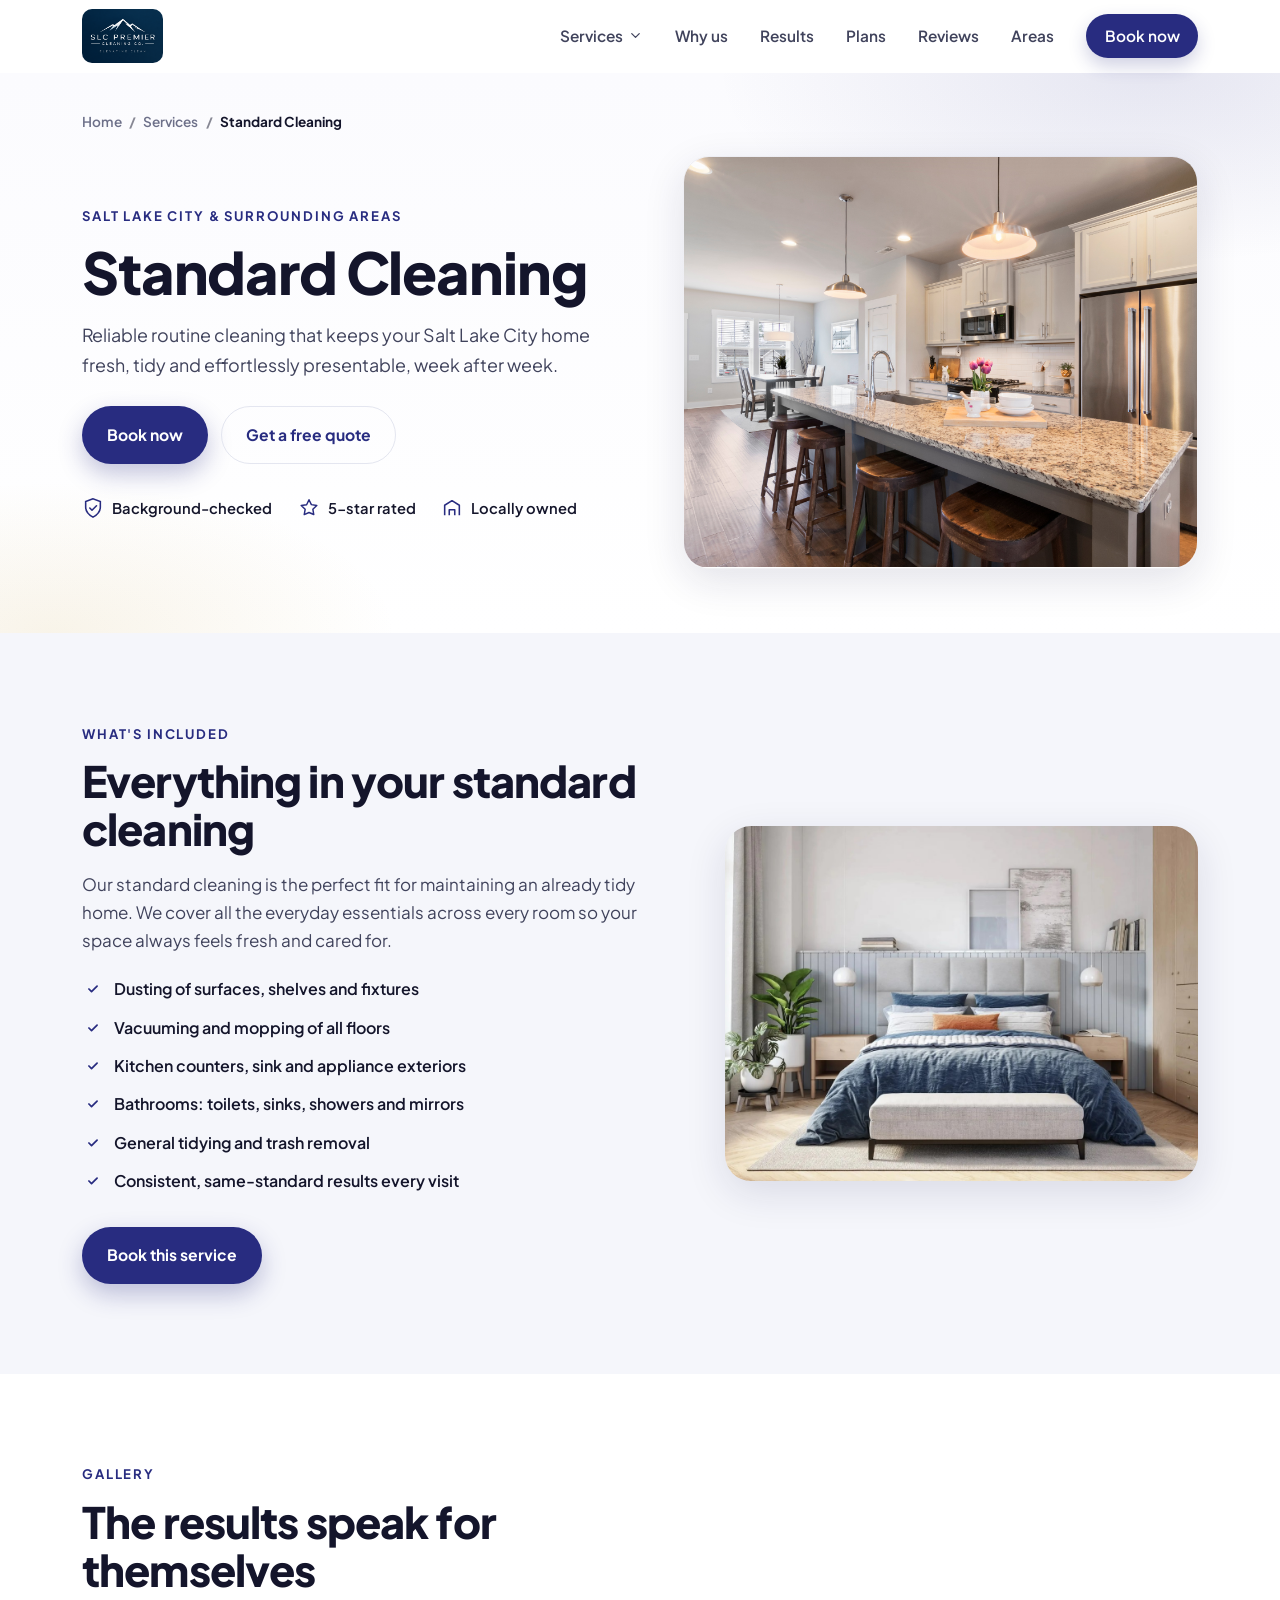
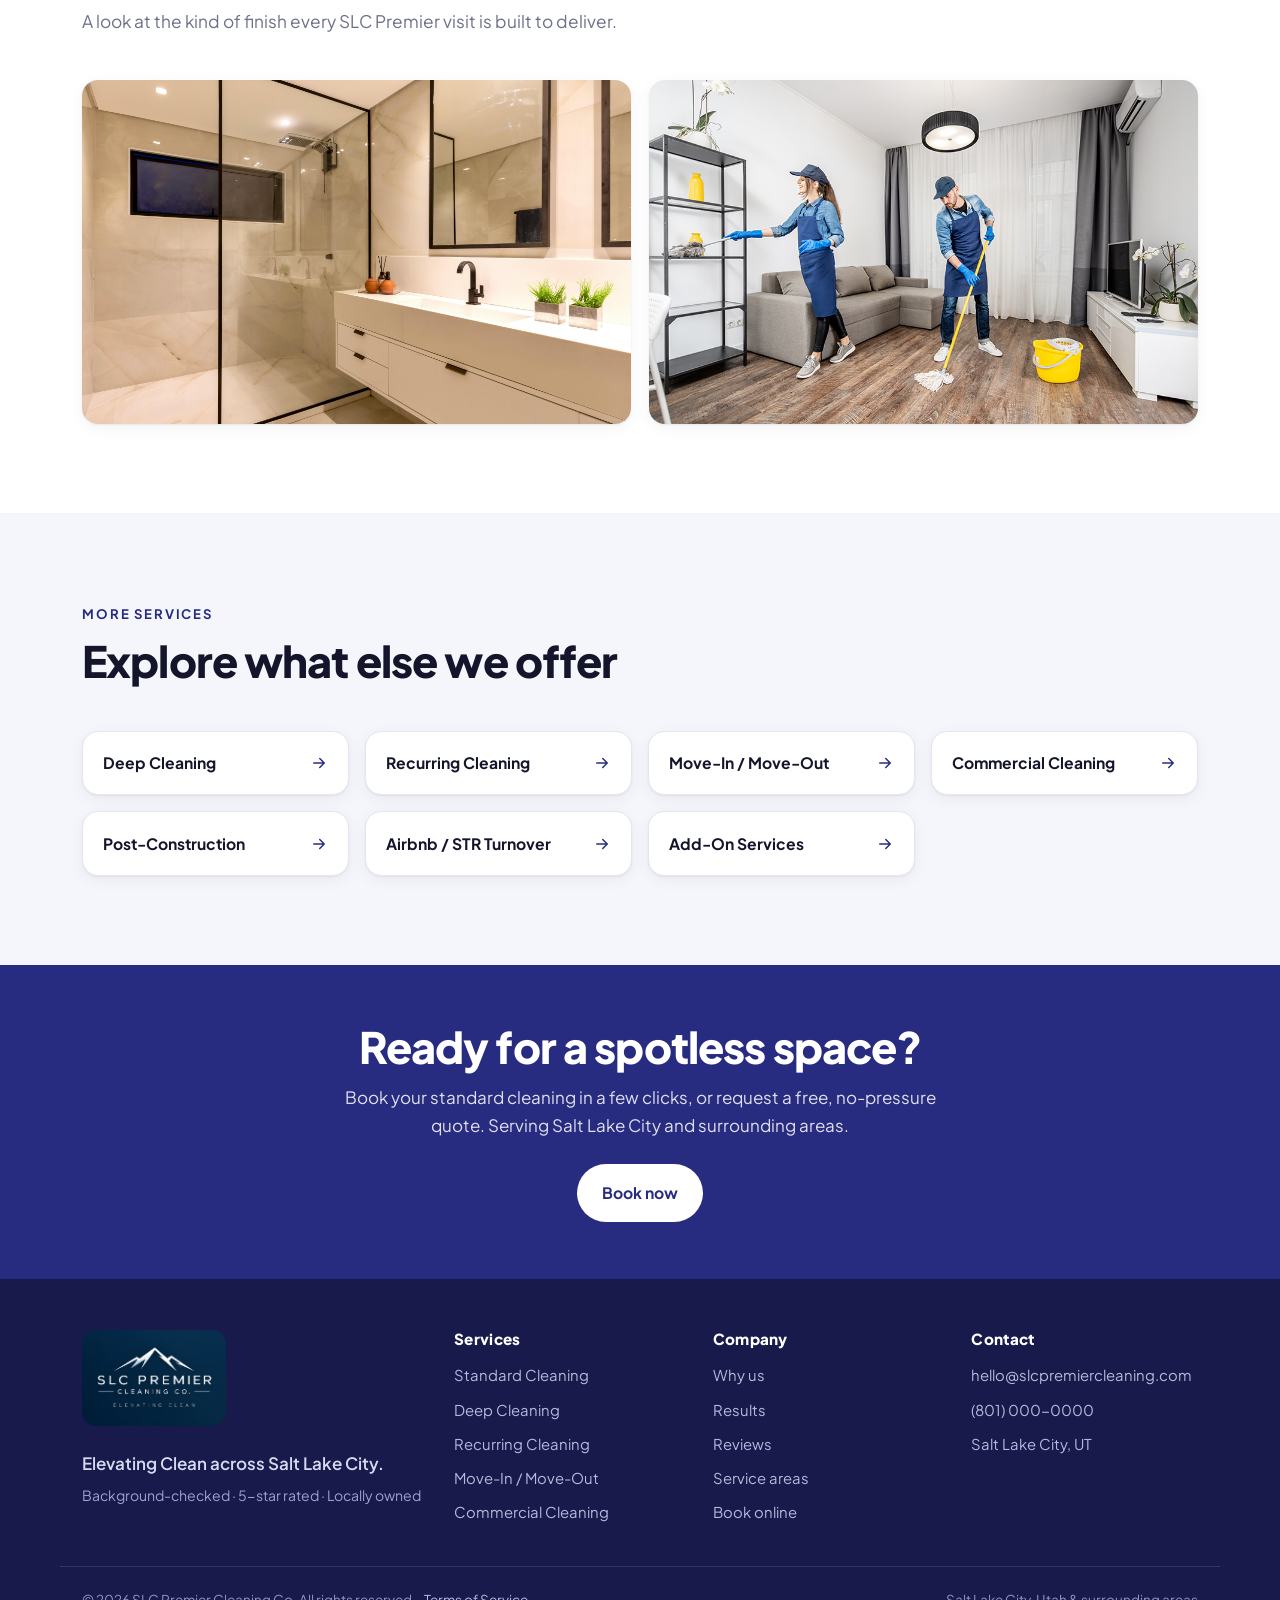
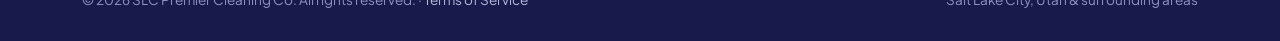
<file: services/standard-cleaning/index.html>
<!DOCTYPE html>
<html lang="en">
<head>
  <meta charset="UTF-8" />
  <meta name="viewport" content="width=device-width, initial-scale=1.0" />
  <title>Standard House Cleaning in Salt Lake City, UT | SLC Premier Cleaning Co.</title>
  <meta name="description" content="Routine standard house cleaning in Salt Lake City. Dusting, vacuuming, mopping, kitchens and bathrooms kept fresh by a background-checked, locally owned team. Book online." />
  <meta name="robots" content="index, follow, max-image-preview:large, max-snippet:-1, max-video-preview:-1" />
  <meta name="googlebot" content="index, follow, max-image-preview:large, max-snippet:-1, max-video-preview:-1" />
  <link rel="canonical" href="https://slcpremiercleaning.com/services/standard-cleaning/" />
  <meta name="theme-color" content="#282c80" />
  <meta name="geo.region" content="US-UT" />
  <meta name="geo.placename" content="Salt Lake City, Utah" />

  <meta property="og:type" content="website" />
  <meta property="og:site_name" content="SLC Premier Cleaning Co." />
  <meta property="og:title" content="Standard House Cleaning in Salt Lake City, UT | SLC Premier Cleaning Co." />
  <meta property="og:description" content="Routine standard house cleaning in Salt Lake City. Dusting, vacuuming, mopping, kitchens and bathrooms kept fresh by a background-checked, locally owned team. Book online." />
  <meta property="og:url" content="https://slcpremiercleaning.com/services/standard-cleaning/" />
  <meta property="og:image" content="https://slcpremiercleaning.com/assets/gallery-home.png" />
  <meta name="twitter:card" content="summary_large_image" />
  <meta name="twitter:title" content="Standard House Cleaning in Salt Lake City, UT | SLC Premier Cleaning Co." />
  <meta name="twitter:description" content="Routine standard house cleaning in Salt Lake City. Dusting, vacuuming, mopping, kitchens and bathrooms kept fresh by a background-checked, locally owned team. Book online." />
  <meta name="twitter:image" content="https://slcpremiercleaning.com/assets/gallery-home.png" />

  <link rel="icon" type="image/svg+xml" href="../../assets/favicon.svg" />
  <link rel="apple-touch-icon" href="../../assets/favicon.svg" />
  <link rel="preconnect" href="https://fonts.googleapis.com" />
  <link rel="preconnect" href="https://fonts.gstatic.com" crossorigin />
  <link href="https://fonts.googleapis.com/css2?family=Plus+Jakarta+Sans:ital,wght@0,400;0,500;0,600;0,700;0,800;1,500&display=swap" rel="stylesheet" />
  <link rel="stylesheet" href="../../css/styles.css" />

  <script type="application/ld+json">
  {
    "@context": "https://schema.org",
    "@type": "Service",
    "serviceType": "Standard Cleaning",
    "name": "Standard Cleaning in Salt Lake City",
    "url": "https://slcpremiercleaning.com/services/standard-cleaning/",
    "image": "https://slcpremiercleaning.com/assets/gallery-home.png",
    "description": "Routine standard house cleaning in Salt Lake City. Dusting, vacuuming, mopping, kitchens and bathrooms kept fresh by a background-checked, locally owned team. Book online.",
    "areaServed": { "@type": "City", "name": "Salt Lake City" },
    "provider": {
      "@type": "HouseCleaningService",
      "name": "SLC Premier Cleaning Co.",
      "url": "https://slcpremiercleaning.com/",
      "areaServed": "Salt Lake City, UT and surrounding areas"
    }
  }
  </script>
  <script type="application/ld+json">
  {
    "@context": "https://schema.org",
    "@type": "BreadcrumbList",
    "itemListElement": [
      { "@type": "ListItem", "position": 1, "name": "Home", "item": "https://slcpremiercleaning.com/" },
      { "@type": "ListItem", "position": 2, "name": "Services", "item": "https://slcpremiercleaning.com/#services" },
      { "@type": "ListItem", "position": 3, "name": "Standard Cleaning", "item": "https://slcpremiercleaning.com/services/standard-cleaning/" }
    ]
  }
  </script>
</head>

<body>
  <a class="skip-link" href="#main">Skip to content</a>

  <header class="site-header" id="top">
    <div class="wrap header-inner">
      <a class="brand" href="../../" aria-label="SLC Premier Cleaning Co. home">
        <img class="brand-logo" src="../../assets/logo.png" alt="SLC Premier Cleaning Co." width="1206" height="804" />
        
      </a>
      <nav class="nav" id="nav" aria-label="Primary">
        <div class="nav-item has-dropdown">
          <button type="button" class="nav-link" aria-haspopup="true" aria-expanded="false">
            Services
            <svg viewBox="0 0 24 24" aria-hidden="true"><path d="m6 9 6 6 6-6" fill="none" stroke="currentColor" stroke-width="2" stroke-linecap="round" stroke-linejoin="round"/></svg>
          </button>
          <div class="dropdown">
            <a class="dd-all" href="../../#services">All services</a>
            <a href="../standard-cleaning/">Standard Cleaning</a>
            <a href="../deep-cleaning/">Deep Cleaning</a>
            <a href="../recurring-cleaning/">Recurring Cleaning</a>
            <a href="../move-in-out-cleaning/">Move-In / Move-Out</a>
            <a href="../commercial-cleaning/">Commercial Cleaning</a>
            <a href="../post-construction-cleaning/">Post-Construction</a>
            <a href="../airbnb-str-cleaning/">Airbnb / STR Turnover</a>
            <a href="../add-on-services/">Add-On Services</a>
          </div>
        </div>
        <a href="../../#why">Why us</a>
        <a href="../../#results">Results</a>
        <a href="../../#plans">Plans</a>
        <a href="../../#reviews">Reviews</a>
        <a href="../../#areas">Areas</a>
        <a class="nav-cta" href="../../#book">Book now</a>
      </nav>
      <button class="nav-toggle" id="navToggle" aria-label="Open menu" aria-expanded="false" aria-controls="nav">
        <span></span><span></span><span></span>
      </button>
    </div>
  </header>

  <main id="main">
    <section class="svc-hero">
      <div class="hero-bg" aria-hidden="true"></div>
      <div class="wrap">
        <nav class="breadcrumb" aria-label="Breadcrumb">
          <a href="../../">Home</a><span class="sep">/</span><a href="../../#services">Services</a><span class="sep">/</span><span>Standard Cleaning</span>
        </nav>
        <div class="svc-hero-grid">
          <div class="svc-hero-copy">
            <p class="eyebrow">Salt Lake City &amp; surrounding areas</p>
            <h1>Standard Cleaning</h1>
            <p class="lead">Reliable routine cleaning that keeps your Salt Lake City home fresh, tidy and effortlessly presentable, week after week.</p>
            <div class="hero-actions">
              <a class="btn btn-primary" href="../../#book">Book now</a>
              <a class="btn btn-ghost" href="../../#contact">Get a free quote</a>
            </div>
            <ul class="hero-trust">
              <li><svg viewBox="0 0 24 24" aria-hidden="true"><path d="M12 2 4 5v6c0 5 3.4 8.5 8 11 4.6-2.5 8-6 8-11V5z" fill="none" stroke="currentColor" stroke-width="1.7"/><path d="m8.5 12 2.4 2.4L15.8 9.6" fill="none" stroke="currentColor" stroke-width="1.7" stroke-linecap="round" stroke-linejoin="round"/></svg> Background-checked</li>
              <li><svg viewBox="0 0 24 24" aria-hidden="true"><path d="m12 3 2.6 5.3 5.9.9-4.3 4.1 1 5.8L12 16.9 6.8 19.2l1-5.8L3.5 9.3l5.9-.9z" fill="none" stroke="currentColor" stroke-width="1.6" stroke-linejoin="round"/></svg> 5-star rated</li>
              <li><svg viewBox="0 0 24 24" aria-hidden="true"><path d="M4 20V9l8-5 8 5v11" fill="none" stroke="currentColor" stroke-width="1.7" stroke-linejoin="round"/><path d="M9 20v-6h6v6" fill="none" stroke="currentColor" stroke-width="1.7" stroke-linejoin="round"/></svg> Locally owned</li>
            </ul>
          </div>
          <div class="svc-hero-media">
            <div class="hero-media-frame">
              <img src="../../assets/gallery-home.png" alt="A spotless, freshly cleaned kitchen and living area in a Salt Lake City home" fetchpriority="high" />
            </div>
          </div>
        </div>
      </div>
    </section>

    <section class="section section-alt">
      <div class="wrap svc-detail-grid">
        <div class="svc-detail-copy">
          <p class="eyebrow">What's included</p>
          <h2>Everything in your standard cleaning</h2>
          <p>Our standard cleaning is the perfect fit for maintaining an already tidy home. We cover all the everyday essentials across every room so your space always feels fresh and cared for.</p>
          <ul class="checks">
            <li>Dusting of surfaces, shelves and fixtures</li>
            <li>Vacuuming and mopping of all floors</li>
            <li>Kitchen counters, sink and appliance exteriors</li>
            <li>Bathrooms: toilets, sinks, showers and mirrors</li>
            <li>General tidying and trash removal</li>
            <li>Consistent, same-standard results every visit</li>
          </ul>
          <a class="btn btn-primary" href="../../#book">Book this service</a>
        </div>
        <div class="svc-detail-media">
          <img src="../../assets/gallery-bed.jpg" alt="A neatly cleaned and freshly made bedroom" loading="lazy" />
        </div>
      </div>
    </section>

    <section class="section">
      <div class="wrap">
        <header class="section-head">
          <p class="eyebrow">Gallery</p>
          <h2>The results speak for themselves</h2>
          <p class="section-sub">A look at the kind of finish every SLC Premier visit is built to deliver.</p>
        </header>
        <div class="svc-gallery">
          <figure><img src="../../assets/gallery-bath.png" alt="A sparkling clean bathroom" loading="lazy" /></figure>
          <figure><img src="../../assets/team.jpg" alt="SLC Premier cleaners tidying a living room" loading="lazy" /></figure>
        </div>
      </div>
    </section>

    <section class="section section-alt">
      <div class="wrap">
        <header class="section-head">
          <p class="eyebrow">More services</p>
          <h2>Explore what else we offer</h2>
        </header>
        <div class="other-grid">
          <a class="other-card" href="../deep-cleaning/">Deep Cleaning <svg viewBox="0 0 24 24" aria-hidden="true"><path d="M5 12h14M13 6l6 6-6 6" fill="none" stroke="currentColor" stroke-width="2" stroke-linecap="round" stroke-linejoin="round"/></svg></a>
          <a class="other-card" href="../recurring-cleaning/">Recurring Cleaning <svg viewBox="0 0 24 24" aria-hidden="true"><path d="M5 12h14M13 6l6 6-6 6" fill="none" stroke="currentColor" stroke-width="2" stroke-linecap="round" stroke-linejoin="round"/></svg></a>
          <a class="other-card" href="../move-in-out-cleaning/">Move-In / Move-Out <svg viewBox="0 0 24 24" aria-hidden="true"><path d="M5 12h14M13 6l6 6-6 6" fill="none" stroke="currentColor" stroke-width="2" stroke-linecap="round" stroke-linejoin="round"/></svg></a>
          <a class="other-card" href="../commercial-cleaning/">Commercial Cleaning <svg viewBox="0 0 24 24" aria-hidden="true"><path d="M5 12h14M13 6l6 6-6 6" fill="none" stroke="currentColor" stroke-width="2" stroke-linecap="round" stroke-linejoin="round"/></svg></a>
          <a class="other-card" href="../post-construction-cleaning/">Post-Construction <svg viewBox="0 0 24 24" aria-hidden="true"><path d="M5 12h14M13 6l6 6-6 6" fill="none" stroke="currentColor" stroke-width="2" stroke-linecap="round" stroke-linejoin="round"/></svg></a>
          <a class="other-card" href="../airbnb-str-cleaning/">Airbnb / STR Turnover <svg viewBox="0 0 24 24" aria-hidden="true"><path d="M5 12h14M13 6l6 6-6 6" fill="none" stroke="currentColor" stroke-width="2" stroke-linecap="round" stroke-linejoin="round"/></svg></a>
          <a class="other-card" href="../add-on-services/">Add-On Services <svg viewBox="0 0 24 24" aria-hidden="true"><path d="M5 12h14M13 6l6 6-6 6" fill="none" stroke="currentColor" stroke-width="2" stroke-linecap="round" stroke-linejoin="round"/></svg></a>
        </div>
      </div>
    </section>

    <section class="cta-band">
      <div class="wrap">
        <h2>Ready for a spotless space?</h2>
        <p>Book your standard cleaning in a few clicks, or request a free, no-pressure quote. Serving Salt Lake City and surrounding areas.</p>
        <a class="btn btn-primary" href="../../#book">Book now</a>
      </div>
    </section>
  </main>

  <footer class="site-footer">
    <div class="wrap footer-grid">
      <div class="footer-brand">
        <a class="brand brand-light" href="../../" aria-label="SLC Premier Cleaning Co. home">
          <img class="brand-logo-lg" src="../../assets/logo.png" alt="SLC Premier Cleaning Co. - Elevating Clean" width="1206" height="804" />
          
        </a>
        <p class="footer-slogan">Elevating Clean across Salt Lake City.</p>
        <p class="footer-badges">Background-checked &middot; 5-star rated &middot; Locally owned</p>
      </div>
      <div class="footer-col">
        <h4>Services</h4>
        <ul>
          <li><a href="../standard-cleaning/">Standard Cleaning</a></li>
          <li><a href="../deep-cleaning/">Deep Cleaning</a></li>
          <li><a href="../recurring-cleaning/">Recurring Cleaning</a></li>
          <li><a href="../move-in-out-cleaning/">Move-In / Move-Out</a></li>
          <li><a href="../commercial-cleaning/">Commercial Cleaning</a></li>
        </ul>
      </div>
      <div class="footer-col">
        <h4>Company</h4>
        <ul>
          <li><a href="../../#why">Why us</a></li>
          <li><a href="../../#results">Results</a></li>
          <li><a href="../../#reviews">Reviews</a></li>
          <li><a href="../../#areas">Service areas</a></li>
          <li><a href="../../#book">Book online</a></li>
        </ul>
      </div>
      <div class="footer-col">
        <h4>Contact</h4>
        <ul>
          <li><a href="mailto:hello@slcpremiercleaning.com">hello@slcpremiercleaning.com</a></li>
          <li><a href="tel:+18010000000">(801) 000-0000</a></li>
          <li>Salt Lake City, UT</li>
        </ul>
      </div>
    </div>
    <div class="wrap footer-bottom">
      <p>&copy; <span id="year">2026</span> SLC Premier Cleaning Co. All rights reserved. &middot; <a class="footer-legal" href="../../terms-of-service/">Terms of Service</a></p>
      <p>Salt Lake City, Utah &amp; surrounding areas</p>
    </div>
  </footer>

  <a href="#top" class="to-top" id="toTop" aria-label="Back to top">
    <svg viewBox="0 0 24 24" aria-hidden="true"><path d="m6 15 6-6 6 6" fill="none" stroke="currentColor" stroke-width="2" stroke-linecap="round" stroke-linejoin="round"/></svg>
  </a>

  <script src="../../js/main.js"></script>
</body>
</html>
</file>
<file: css/styles.css>
/* ============================================================
   SLC Premier Cleaning Co.
   Brand: navy #282c80, white, warm gold accent
   Font: Plus Jakarta Sans
   ============================================================ */

:root {
  --navy: #282c80;
  --navy-700: #22276e;
  --navy-900: #171a4a;
  --ink: #14152b;
  --body: #40435c;
  --muted: #6d7089;
  --paper: #ffffff;
  --mist: #f5f6fb;
  --mist-2: #eef0f8;
  --line: #e4e6f0;
  --gold: #c8a24a;
  --gold-soft: #f3ead4;

  --radius: 16px;
  --radius-lg: 26px;
  --shadow-sm: 0 1px 2px rgba(20, 21, 43, .06), 0 4px 16px rgba(20, 21, 43, .05);
  --shadow-md: 0 12px 40px rgba(23, 26, 74, .12);
  --wrap: 1160px;
  --ease: cubic-bezier(.22, .61, .36, 1);
}

* { box-sizing: border-box; }

html, body { overflow-x: hidden; }
html { scroll-behavior: smooth; scroll-padding-top: 88px; }

body {
  margin: 0;
  font-family: "Plus Jakarta Sans", system-ui, -apple-system, "Segoe UI", Roboto, sans-serif;
  color: var(--body);
  background: var(--paper);
  font-size: 17px;
  line-height: 1.65;
  -webkit-font-smoothing: antialiased;
  text-rendering: optimizeLegibility;
}

img { max-width: 100%; display: block; }
a { color: inherit; text-decoration: none; }

h1, h2, h3, h4 {
  color: var(--ink);
  line-height: 1.12;
  letter-spacing: -0.02em;
  margin: 0;
  font-weight: 800;
}

h1 { font-size: clamp(2.2rem, 5vw, 3.6rem); }
h2 { font-size: clamp(1.8rem, 3.4vw, 2.7rem); }
h3 { font-size: 1.2rem; letter-spacing: -0.01em; }

p { margin: 0 0 1rem; }

.wrap { width: 100%; max-width: var(--wrap); margin-inline: auto; padding-inline: 22px; }

.eyebrow {
  font-size: .82rem;
  font-weight: 700;
  letter-spacing: .14em;
  text-transform: uppercase;
  color: var(--navy);
  margin: 0 0 .8rem;
}

.skip-link {
  position: absolute; left: -999px; top: 0;
  background: var(--navy); color: #fff; padding: 10px 16px; border-radius: 0 0 10px 0; z-index: 200;
}
.skip-link:focus { left: 0; }

/* ---------- Buttons ---------- */
.btn {
  display: inline-flex; align-items: center; justify-content: center;
  gap: .5rem;
  font-weight: 700; font-size: .98rem;
  padding: .92rem 1.5rem;
  border-radius: 999px;
  cursor: pointer;
  border: 1.5px solid transparent;
  transition: transform .2s var(--ease), background .2s var(--ease), color .2s var(--ease), box-shadow .2s var(--ease);
  white-space: nowrap;
}
.btn-primary { background: var(--navy); color: #fff; box-shadow: 0 10px 24px rgba(40, 44, 128, .28); }
.btn-primary:hover { background: var(--navy-700); transform: translateY(-2px); }
.btn-ghost { background: transparent; color: var(--navy); border-color: var(--line); }
.btn-ghost:hover { border-color: var(--navy); transform: translateY(-2px); }
.btn-block { width: 100%; }

/* ---------- Header ---------- */
.site-header {
  position: sticky; top: 0; z-index: 100;
  background: rgba(255, 255, 255, .82);
  backdrop-filter: saturate(180%) blur(14px);
  -webkit-backdrop-filter: saturate(180%) blur(14px);
  border-bottom: 1px solid transparent;
  transition: border-color .3s var(--ease), box-shadow .3s var(--ease);
}
.site-header.scrolled { border-bottom-color: var(--line); box-shadow: 0 6px 24px rgba(20, 21, 43, .05); }

.header-inner { display: flex; align-items: center; justify-content: space-between; height: 72px; }

.brand { display: inline-flex; align-items: center; gap: .65rem; }
.brand-mark { border-radius: 9px; flex: none; }
.brand-logo { height: 54px; width: auto; display: block; border-radius: 10px; }
.brand-logo-lg { height: 96px; width: auto; display: block; border-radius: 14px; }
.brand-text { display: flex; flex-direction: column; line-height: 1; }
.brand-text strong { font-size: 1.05rem; color: var(--ink); font-weight: 800; letter-spacing: -0.01em; }
.brand-text em { font-style: normal; font-size: .72rem; letter-spacing: .16em; text-transform: uppercase; color: var(--muted); margin-top: 3px; }

.nav { display: flex; align-items: center; gap: 2rem; }
.nav a { font-size: .96rem; font-weight: 600; color: var(--body); position: relative; transition: color .2s; }
.nav a:not(.nav-cta):hover { color: var(--navy); }
.nav a:not(.nav-cta)::after {
  content: ""; position: absolute; left: 0; bottom: -6px; height: 2px; width: 0; background: var(--navy); transition: width .25s var(--ease);
}
.nav a:not(.nav-cta):hover::after, .nav a.active::after { width: 100%; }
.nav a.active { color: var(--navy); }
.nav a.nav-cta { background: var(--navy); color: #fff; padding: .6rem 1.15rem; border-radius: 999px; box-shadow: 0 8px 18px rgba(40, 44, 128, .22); }
.nav a.nav-cta::after { display: none; }
.nav a.nav-cta:hover { background: var(--navy-700); color: #fff; }

/* Services dropdown */
.nav-item { position: relative; display: inline-flex; align-items: center; }
.nav-item::before { content: ""; position: absolute; top: 100%; left: -8px; right: -8px; height: 18px; }
.nav-link {
  display: inline-flex; align-items: center; gap: .32rem;
  font-size: .96rem; font-weight: 600; color: var(--body);
  background: none; border: 0; padding: 0; font-family: inherit; cursor: pointer;
  transition: color .2s;
}
.nav-link svg { width: 15px; height: 15px; transition: transform .25s var(--ease); }
.dropdown {
  position: absolute; top: calc(100% + 16px); left: 50%;
  transform: translateX(-50%) translateY(8px);
  background: #fff; border: 1px solid var(--line); border-radius: 14px;
  box-shadow: var(--shadow-md); padding: .5rem; min-width: 250px;
  display: grid; gap: 2px; z-index: 120;
  opacity: 0; visibility: hidden; transition: opacity .2s var(--ease), transform .2s var(--ease);
}
.dropdown a { padding: .62rem .8rem; border-radius: 9px; font-size: .92rem; font-weight: 600; color: var(--body); white-space: nowrap; }
.dropdown a::after { display: none; }
.dropdown a:hover { background: var(--mist); color: var(--navy); }
.dropdown a.dd-all { color: var(--navy); border-bottom: 1px solid var(--line); border-radius: 9px 9px 0 0; margin-bottom: 2px; }

@media (min-width: 821px) {
  .nav-item:hover .nav-link, .nav-item:focus-within .nav-link, .nav-item.open .nav-link { color: var(--navy); }
  .nav-item:hover .dropdown, .nav-item:focus-within .dropdown, .nav-item.open .dropdown {
    opacity: 1; visibility: visible; transform: translateX(-50%) translateY(0);
  }
  .nav-item:hover .nav-link svg, .nav-item:focus-within .nav-link svg, .nav-item.open .nav-link svg { transform: rotate(180deg); }
}

.nav-toggle { display: none; flex-direction: column; gap: 5px; width: 44px; height: 44px; border: 0; background: transparent; cursor: pointer; align-items: center; justify-content: center; }
.nav-toggle span { width: 24px; height: 2px; background: var(--ink); border-radius: 2px; transition: transform .3s var(--ease), opacity .2s; }
.nav-toggle[aria-expanded="true"] span:nth-child(1) { transform: translateY(7px) rotate(45deg); }
.nav-toggle[aria-expanded="true"] span:nth-child(2) { opacity: 0; }
.nav-toggle[aria-expanded="true"] span:nth-child(3) { transform: translateY(-7px) rotate(-45deg); }

/* ---------- Hero ---------- */
.hero { position: relative; padding: clamp(2.5rem, 6vw, 5rem) 0 clamp(3rem, 6vw, 5rem); overflow: hidden; }
.hero-bg {
  position: absolute; inset: 0; z-index: 0; pointer-events: none;
  background:
    radial-gradient(55% 55% at 88% 6%, rgba(40, 44, 128, .10), transparent 62%),
    radial-gradient(45% 45% at 6% 96%, rgba(200, 162, 74, .12), transparent 60%),
    linear-gradient(180deg, #fbfbfe 0%, #ffffff 100%);
}
.hero-grid { position: relative; z-index: 1; display: grid; grid-template-columns: minmax(0, 1.02fr) minmax(0, .98fr); gap: clamp(2rem, 5vw, 4.5rem); align-items: center; }
.hero-copy, .hero-media { min-width: 0; }
.hero h1 { margin-bottom: 1.1rem; }
.hero h1 .hl { position: relative; white-space: nowrap; color: var(--navy); z-index: 0; }
.hero h1 .hl::after {
  content: ""; position: absolute; left: -.04em; right: -.04em; bottom: .06em; height: .18em;
  background: var(--gold); opacity: .45; border-radius: 4px; z-index: -1;
}
.hero-copy .lead { font-size: 1.14rem; color: var(--body); max-width: 46ch; margin-bottom: 1.9rem; }

.hero-actions { display: flex; flex-wrap: wrap; gap: .8rem; margin-bottom: 2rem; }

.hero-trust { list-style: none; margin: 0; padding: 0; display: flex; flex-wrap: wrap; gap: 1rem 1.6rem; }
.hero-trust li { display: inline-flex; align-items: center; gap: .5rem; font-size: .92rem; font-weight: 600; color: var(--ink); }
.hero-trust svg { width: 22px; height: 22px; color: var(--navy); flex: none; }

.hero-media { position: relative; }
.hero-media-frame {
  position: relative; border-radius: var(--radius-lg); overflow: hidden;
  box-shadow: var(--shadow-md); border: 1px solid rgba(23, 26, 74, .06);
}
.hero-media-frame img { display: block; width: 100%; height: 100%; aspect-ratio: 5/4; object-fit: cover; }
.hero-badge {
  position: absolute; left: 16px; bottom: 16px;
  display: flex; align-items: center; gap: .7rem;
  background: rgba(255, 255, 255, .96); backdrop-filter: blur(6px);
  border: 1px solid var(--line); border-radius: 14px;
  padding: .7rem .95rem; box-shadow: var(--shadow-md); max-width: 270px;
}
.hero-badge-stars { color: var(--gold); font-size: 1.05rem; letter-spacing: .06em; flex: none; }
.hero-badge div { display: flex; flex-direction: column; line-height: 1.25; }
.hero-badge strong { color: var(--ink); font-size: .9rem; font-weight: 700; }
.hero-badge div span { font-size: .78rem; color: var(--muted); }
.stars { color: var(--gold); letter-spacing: .1em; font-size: 1rem; }

/* ---------- Trust bar ---------- */
.trustbar { background: var(--navy); color: #fff; }
.trustbar-inner { display: flex; flex-wrap: wrap; align-items: center; justify-content: center; gap: .7rem 1.4rem; padding: 1rem 22px; text-align: center; }
.trustbar span:not(.dot) { font-size: .9rem; font-weight: 600; letter-spacing: .01em; }
.trustbar .dot { width: 5px; height: 5px; border-radius: 50%; background: rgba(255, 255, 255, .5); }

/* ---------- Sections ---------- */
.section { padding: clamp(3.5rem, 7vw, 6rem) 0; }
.section-alt { background: var(--mist); }
.section-head { max-width: 640px; margin-bottom: 2.8rem; }
.section-head h2 { margin-bottom: .8rem; }
.section-sub { color: var(--muted); font-size: 1.08rem; margin: 0; }

/* ---------- Service cards ---------- */
.cards { display: grid; grid-template-columns: repeat(4, minmax(0, 1fr)); gap: 1.1rem; }
.card {
  background: #fff; border: 1px solid var(--line); border-radius: var(--radius);
  padding: 1.6rem 1.4rem; box-shadow: var(--shadow-sm);
  display: flex; flex-direction: column;
  transition: transform .25s var(--ease), box-shadow .25s var(--ease), border-color .25s var(--ease);
}
.card-link {
  margin-top: auto; padding-top: 1.1rem;
  display: inline-flex; align-items: center; gap: .35rem;
  font-weight: 700; font-size: .9rem; color: var(--navy);
}
.card-link svg { width: 16px; height: 16px; transition: transform .2s var(--ease); }
.card:hover .card-link svg { transform: translateX(3px); }
.card:hover { transform: translateY(-4px); box-shadow: var(--shadow-md); border-color: #d4d7ea; }
.card-ico {
  display: inline-flex; align-items: center; justify-content: center;
  width: 48px; height: 48px; border-radius: 12px;
  background: var(--mist-2); color: var(--navy); margin-bottom: 1rem;
}
.card-ico svg { width: 26px; height: 26px; }
.card h3 { margin-bottom: .5rem; }
.card p { font-size: .96rem; color: var(--muted); margin: 0; }

/* ---------- Why us ---------- */
.why-grid { display: grid; grid-template-columns: minmax(0, 1fr) minmax(0, 1fr); gap: clamp(2rem, 5vw, 4rem); align-items: center; }
.why-media, .why-copy { min-width: 0; }
.why-media img { border-radius: var(--radius-lg); box-shadow: var(--shadow-md); aspect-ratio: 4/3; object-fit: cover; width: 100%; }
.why-copy h2 { margin-bottom: 1rem; }
.checks { list-style: none; margin: 1.4rem 0 2rem; padding: 0; display: grid; gap: .75rem; }
.checks li { position: relative; padding-left: 2rem; font-weight: 600; color: var(--ink); font-size: 1rem; }
.checks li::before {
  content: ""; position: absolute; left: 0; top: 2px;
  width: 22px; height: 22px; border-radius: 50%;
  background: var(--navy);
  -webkit-mask: url("data:image/svg+xml,%3Csvg xmlns='http://www.w3.org/2000/svg' viewBox='0 0 24 24'%3E%3Cpath fill='none' stroke='white' stroke-width='3' stroke-linecap='round' stroke-linejoin='round' d='m5 12 4.5 4.5L19 7'/%3E%3C/svg%3E") center / 14px no-repeat;
  mask: url("data:image/svg+xml,%3Csvg xmlns='http://www.w3.org/2000/svg' viewBox='0 0 24 24'%3E%3Cpath fill='none' stroke='white' stroke-width='3' stroke-linecap='round' stroke-linejoin='round' d='m5 12 4.5 4.5L19 7'/%3E%3C/svg%3E") center / 14px no-repeat;
}

/* ---------- Results / before after ---------- */
.results-feature { position: relative; border-radius: var(--radius-lg); overflow: hidden; box-shadow: var(--shadow-md); margin-bottom: 1.2rem; }
.results-feature img { width: 100%; aspect-ratio: 16/8; object-fit: cover; }
.results-caption {
  position: absolute; left: 0; right: 0; bottom: 0;
  padding: 2.4rem 1.8rem 1.6rem;
  background: linear-gradient(180deg, transparent, rgba(23, 26, 74, .88));
  color: #fff;
}
.results-caption .tag {
  display: inline-block; font-size: .74rem; font-weight: 700; letter-spacing: .12em; text-transform: uppercase;
  background: var(--gold); color: #2a2410; padding: .3rem .7rem; border-radius: 999px; margin-bottom: .6rem;
}
.results-caption p { margin: 0; max-width: 46ch; font-size: 1rem; color: rgba(255,255,255,.92); }

.gallery { display: grid; grid-template-columns: repeat(4, minmax(0, 1fr)); gap: 1.1rem; }
.gallery figure { margin: 0; position: relative; border-radius: var(--radius); overflow: hidden; box-shadow: var(--shadow-sm); }
.gallery img { aspect-ratio: 1/1; object-fit: cover; width: 100%; transition: transform .4s var(--ease); }
.gallery figure:hover img { transform: scale(1.05); }
.gallery figcaption {
  position: absolute; left: 12px; bottom: 12px;
  background: rgba(255,255,255,.94); color: var(--ink);
  font-size: .8rem; font-weight: 700; padding: .35rem .7rem; border-radius: 999px;
}

/* ---------- Plans ---------- */
.plans { display: grid; grid-template-columns: repeat(3, minmax(0, 1fr)); gap: 1.2rem; align-items: stretch; }
.plan {
  background: #fff; border: 1px solid var(--line); border-radius: var(--radius);
  padding: 2rem 1.7rem; display: flex; flex-direction: column; box-shadow: var(--shadow-sm);
}
.plan h3 { font-size: 1.4rem; margin-bottom: .2rem; }
.plan-tag { color: var(--navy); font-weight: 700; font-size: .95rem; margin-bottom: 1.2rem; }
.plan ul { list-style: none; margin: 0 0 1.6rem; padding: 0; display: grid; gap: .6rem; flex: 1; }
.plan li { position: relative; padding-left: 1.5rem; font-size: .95rem; color: var(--body); }
.plan li::before { content: ""; position: absolute; left: 0; top: .55em; width: 7px; height: 7px; border-radius: 50%; background: var(--gold); }
.plan-featured { background: var(--navy); border-color: var(--navy); color: #fff; position: relative; box-shadow: var(--shadow-md); }
.plan-featured h3, .plan-featured .plan-tag { color: #fff; }
.plan-featured .plan-tag { color: #c7c9ee; }
.plan-featured li { color: rgba(255,255,255,.9); }
.plan-featured li::before { background: var(--gold); }
.plan-flag {
  position: absolute; top: -13px; left: 50%; transform: translateX(-50%);
  background: var(--gold); color: #2a2410; font-size: .74rem; font-weight: 800; letter-spacing: .08em; text-transform: uppercase;
  padding: .35rem .85rem; border-radius: 999px; white-space: nowrap;
}
.plan-featured .btn-primary { background: #fff; color: var(--navy); box-shadow: none; }
.plan-featured .btn-primary:hover { background: var(--gold-soft); }
.plans-note { text-align: center; color: var(--muted); margin-top: 1.6rem; font-size: .98rem; }

/* ---------- Reviews ---------- */
.reviews { columns: 3; column-gap: 1.2rem; }
.review {
  break-inside: avoid; margin: 0 0 1.2rem; background: #fff; border: 1px solid var(--line);
  border-radius: var(--radius); padding: 1.5rem 1.5rem 1.4rem; box-shadow: var(--shadow-sm);
}
.review .stars { font-size: 1.05rem; display: block; margin-bottom: .7rem; }
.review p { font-size: .98rem; color: var(--body); margin-bottom: 1rem; }
.review cite { font-style: normal; font-weight: 700; color: var(--ink); }

/* ---------- Areas ---------- */
.areas-grid { display: grid; grid-template-columns: minmax(0, 1fr) minmax(0, 1.2fr); gap: clamp(2rem, 5vw, 4rem); align-items: center; }
.areas-copy h2 { margin-bottom: 1rem; }
.areas-list { list-style: none; margin: 0; padding: 0; display: grid; grid-template-columns: repeat(3, minmax(0, 1fr)); gap: .6rem; }
.areas-list li {
  background: #fff; border: 1px solid var(--line); border-radius: 10px;
  padding: .7rem .9rem; font-weight: 600; font-size: .92rem; color: var(--ink);
  display: flex; align-items: center; gap: .5rem;
}
.areas-list li::before { content: ""; width: 6px; height: 6px; border-radius: 50%; background: var(--navy); flex: none; }

/* ---------- Booking embed ---------- */
.booking-embed {
  border: 1px solid var(--line);
  border-radius: var(--radius-lg);
  overflow: hidden;
  box-shadow: var(--shadow-md);
  background: #fff;
}
.booking-frame {
  display: block;
  width: 100%;
  height: 100vh;   /* fixed to the viewport, no iframe-resizer */
  height: 100dvh;  /* dynamic viewport height for mobile browser toolbars */
  border: 0;
}

/* ---------- Areas extra ---------- */
.areas-zips { font-size: .92rem; color: var(--muted); margin-top: 1rem; }

/* ---------- FAQ ---------- */
.faq-list { max-width: 820px; margin: 0 auto; display: grid; gap: .8rem; }
.faq-item { background: #fff; border: 1px solid var(--line); border-radius: var(--radius); box-shadow: var(--shadow-sm); overflow: hidden; }
.faq-item summary {
  list-style: none; cursor: pointer; padding: 1.1rem 1.3rem;
  font-weight: 700; color: var(--ink); font-size: 1.02rem;
  display: flex; align-items: center; justify-content: space-between; gap: 1rem;
}
.faq-item summary::-webkit-details-marker { display: none; }
.faq-item summary::after {
  content: "+"; font-size: 1.5rem; color: var(--navy); font-weight: 400; line-height: 1;
  transition: transform .25s var(--ease); flex: none;
}
.faq-item[open] summary::after { transform: rotate(45deg); }
.faq-item summary:hover { color: var(--navy); }
.faq-a { padding: 0 1.3rem 1.2rem; color: var(--muted); }
.faq-a p { margin: 0; font-size: .98rem; }

/* ---------- Contact ---------- */
.contact { background: linear-gradient(180deg, #ffffff, #f5f6fb); }
.contact-grid { display: grid; grid-template-columns: minmax(0, 1fr) minmax(0, 1.05fr); gap: clamp(2rem, 5vw, 4rem); align-items: start; }
.contact-copy, .quote-form { min-width: 0; }
.contact-copy h2 { margin-bottom: 1rem; }
.contact-info { list-style: none; margin: 1.8rem 0 0; padding: 0; display: grid; gap: 1rem; }
.contact-info li { display: flex; align-items: center; gap: .8rem; font-weight: 600; color: var(--ink); }
.contact-info svg { width: 24px; height: 24px; color: var(--navy); flex: none; }
.contact-info a:hover { color: var(--navy); }

.quote-form { background: #fff; border: 1px solid var(--line); border-radius: var(--radius-lg); padding: 1.8rem; box-shadow: var(--shadow-md); }
.field { margin-bottom: 1.1rem; }
.field-row { display: grid; grid-template-columns: 1fr 1fr; gap: 1rem; }
.field label { display: block; font-size: .85rem; font-weight: 700; color: var(--ink); margin-bottom: .4rem; }
.field input, .field select, .field textarea {
  width: 100%; font: inherit; font-size: .98rem; color: var(--ink);
  padding: .8rem .95rem; border: 1.5px solid var(--line); border-radius: 11px;
  background: #fcfcfe; transition: border-color .2s, box-shadow .2s; resize: vertical;
}
.field input:focus, .field select:focus, .field textarea:focus {
  outline: none; border-color: var(--navy); box-shadow: 0 0 0 4px rgba(40, 44, 128, .1);
}
.form-status { margin: .9rem 0 0; font-size: .92rem; font-weight: 600; color: var(--navy); text-align: center; min-height: 1.2em; }

/* ---------- Footer ---------- */
.site-footer { background: var(--navy-900); color: #c7c9e4; padding: 3.2rem 0 1.8rem; }
.footer-grid { display: grid; grid-template-columns: 1.5fr 1fr 1fr 1fr; gap: 2rem; }
.brand-light .brand-text strong { color: #fff; }
.brand-light .brand-text em { color: #9ea1cf; }
.footer-slogan { margin: 1rem 0 .4rem; color: #d7d9f0; font-weight: 600; }
.footer-badges { font-size: .88rem; color: #9ea1cf; margin: 0; }
.footer-col h4 { color: #fff; font-size: .95rem; margin-bottom: 1rem; letter-spacing: .02em; }
.footer-col ul { list-style: none; margin: 0; padding: 0; display: grid; gap: .6rem; }
.footer-col a, .footer-col li { font-size: .93rem; color: #b6b9dd; transition: color .2s; }
.footer-col a:hover { color: #fff; }
.footer-bottom {
  display: flex; justify-content: space-between; flex-wrap: wrap; gap: .5rem;
  border-top: 1px solid rgba(255,255,255,.12); margin-top: 2.6rem; padding-top: 1.4rem;
  font-size: .85rem; color: #8f92c2;
}
.footer-bottom p { margin: 0; }

/* ---------- Back to top ---------- */
.to-top {
  position: fixed; right: 20px; bottom: 20px; z-index: 90;
  width: 46px; height: 46px; border-radius: 50%;
  background: var(--navy); color: #fff; display: grid; place-items: center;
  box-shadow: var(--shadow-md); opacity: 0; visibility: hidden; transform: translateY(10px);
  transition: opacity .3s var(--ease), transform .3s var(--ease), visibility .3s;
}
.to-top svg { width: 22px; height: 22px; }
.to-top.show { opacity: 1; visibility: visible; transform: translateY(0); }
.to-top:hover { background: var(--navy-700); }

/* ---------- Reveal on scroll ---------- */
.reveal { opacity: 0; transform: translateY(24px); transition: opacity .7s var(--ease), transform .7s var(--ease); }
.reveal.in { opacity: 1; transform: none; }

/* ---------- Service pages ---------- */
.breadcrumb { font-size: .85rem; color: var(--muted); margin-bottom: 1.4rem; display: flex; flex-wrap: wrap; gap: .45rem; align-items: center; }
.breadcrumb a { color: var(--muted); font-weight: 600; }
.breadcrumb a:hover { color: var(--navy); }
.breadcrumb span { color: var(--ink); font-weight: 700; }
.breadcrumb .sep { opacity: .5; }

.svc-hero { position: relative; padding: clamp(1.4rem, 4vw, 2.4rem) 0 clamp(2.5rem, 5vw, 4rem); overflow: hidden; }
.svc-hero .hero-bg { position: absolute; inset: 0; z-index: 0; pointer-events: none;
  background: radial-gradient(55% 55% at 90% 0%, rgba(40,44,128,.10), transparent 62%),
    radial-gradient(45% 45% at 4% 100%, rgba(200,162,74,.12), transparent 60%),
    linear-gradient(180deg, #fbfbfe 0%, #ffffff 100%); }
.svc-hero .wrap { position: relative; z-index: 1; }
.svc-hero-grid { display: grid; grid-template-columns: minmax(0, 1.02fr) minmax(0, .98fr); gap: clamp(2rem, 5vw, 4rem); align-items: center; }
.svc-hero-copy { min-width: 0; }
.svc-hero-copy h1 { margin-bottom: 1rem; }
.svc-hero-copy .lead { font-size: 1.12rem; color: var(--body); max-width: 48ch; margin-bottom: 1.7rem; }
.svc-hero-media { min-width: 0; }

.svc-detail-grid { display: grid; grid-template-columns: minmax(0, 1.1fr) minmax(0, .9fr); gap: clamp(2rem, 5vw, 4rem); align-items: center; }
.svc-detail-copy { min-width: 0; }
.svc-detail-copy h2 { margin-bottom: 1rem; }
.svc-detail-media { min-width: 0; }
.svc-detail-media img { width: 100%; border-radius: var(--radius-lg); box-shadow: var(--shadow-md); aspect-ratio: 4/3; object-fit: cover; }

.svc-gallery { display: grid; grid-template-columns: repeat(2, minmax(0, 1fr)); gap: 1.1rem; }
.svc-gallery figure { margin: 0; border-radius: var(--radius); overflow: hidden; box-shadow: var(--shadow-sm); }
.svc-gallery img { width: 100%; aspect-ratio: 16/10; object-fit: cover; transition: transform .4s var(--ease); }
.svc-gallery figure:hover img { transform: scale(1.05); }

.other-grid { display: grid; grid-template-columns: repeat(4, minmax(0, 1fr)); gap: 1rem; }
.other-card {
  background: #fff; border: 1px solid var(--line); border-radius: var(--radius);
  padding: 1.15rem 1.25rem; box-shadow: var(--shadow-sm);
  display: flex; align-items: center; justify-content: space-between; gap: .6rem;
  font-weight: 700; font-size: .98rem; color: var(--ink);
  transition: transform .2s var(--ease), box-shadow .2s var(--ease), border-color .2s var(--ease), color .2s;
}
.other-card:hover { transform: translateY(-3px); box-shadow: var(--shadow-md); border-color: #d4d7ea; color: var(--navy); }
.other-card svg { width: 18px; height: 18px; flex: none; color: var(--navy); }

.cta-band { background: var(--navy); color: #fff; }
.cta-band .wrap { padding-top: clamp(2.6rem, 5vw, 3.6rem); padding-bottom: clamp(2.6rem, 5vw, 3.6rem); text-align: center; }
.cta-band h2 { color: #fff; margin-bottom: .7rem; }
.cta-band p { color: rgba(255, 255, 255, .85); max-width: 52ch; margin: 0 auto 1.6rem; }
.cta-band .btn-primary { background: #fff; color: var(--navy); box-shadow: none; }
.cta-band .btn-primary:hover { background: var(--gold-soft); }

/* ============================================================
   Responsive
   ============================================================ */
@media (max-width: 980px) {
  .cards { grid-template-columns: repeat(2, minmax(0, 1fr)); }
  .gallery { grid-template-columns: repeat(2, minmax(0, 1fr)); }
  .reviews { columns: 2; }
  .footer-grid { grid-template-columns: minmax(0, 1fr) minmax(0, 1fr); }
  .footer-brand { grid-column: 1 / -1; }
  .other-grid { grid-template-columns: repeat(2, minmax(0, 1fr)); }
}

@media (max-width: 820px) {
  html { scroll-padding-top: 72px; }
  .nav {
    position: fixed; inset: 72px 0 auto 0;
    flex-direction: column; align-items: stretch; gap: 0;
    background: #fff; border-bottom: 1px solid var(--line);
    padding: .5rem 22px 1.4rem; box-shadow: var(--shadow-md);
    transform: translateY(-140%); transition: transform .35s var(--ease); z-index: 99;
  }
  .nav.open { transform: translateY(0); }
  .nav a { padding: .95rem .2rem; border-bottom: 1px solid var(--mist-2); font-size: 1.05rem; }
  .nav a::after { display: none; }
  .nav a.nav-cta { margin-top: .8rem; text-align: center; justify-content: center; border-bottom: 0; box-shadow: none; }
  .nav-toggle { display: flex; }

  /* Mobile services accordion */
  .nav-item { display: block; }
  .nav-link { width: 100%; justify-content: space-between; padding: .95rem .2rem; border-bottom: 1px solid var(--mist-2); font-size: 1.05rem; }
  .nav-link svg { width: 18px; height: 18px; }
  .dropdown {
    position: static; transform: none; opacity: 1; visibility: visible;
    box-shadow: none; border: 0; border-radius: 0; padding: .1rem 0 .5rem .7rem;
    min-width: 0; display: none;
  }
  .nav-item.open .dropdown { display: grid; }
  .nav-item.open .nav-link svg { transform: rotate(180deg); }
  .dropdown a { border-bottom: 0; font-size: 1rem; padding: .6rem .3rem; color: var(--muted); }
  .dropdown a.dd-all { border-bottom: 0; color: var(--navy); }

  .hero-grid { grid-template-columns: minmax(0, 1fr); }
  .hero-copy .lead { max-width: none; }
  .hero-media { order: -1; }
  .why-grid, .areas-grid, .contact-grid { grid-template-columns: minmax(0, 1fr); }
  .why-media { order: -1; }
  .plans { grid-template-columns: minmax(0, 1fr); max-width: 440px; margin-inline: auto; }
  .svc-hero-grid, .svc-detail-grid { grid-template-columns: minmax(0, 1fr); }
  .svc-hero-media { order: -1; }
  .svc-gallery { grid-template-columns: repeat(2, minmax(0, 1fr)); }
  .plan-featured { order: -1; }
}

@media (max-width: 560px) {
  body { font-size: 16px; }
  .brand-logo { height: 44px; }
  .brand-logo-lg { height: 80px; }
  .cards { grid-template-columns: minmax(0, 1fr); }
  .gallery { grid-template-columns: repeat(2, minmax(0, 1fr)); }
  .reviews { columns: 1; }
  .areas-list { grid-template-columns: repeat(2, minmax(0, 1fr)); }
  .field-row { grid-template-columns: minmax(0, 1fr); }
  .other-grid { grid-template-columns: minmax(0, 1fr); }
  .svc-gallery { grid-template-columns: minmax(0, 1fr); }
  .footer-grid { grid-template-columns: minmax(0, 1fr) minmax(0, 1fr); }
  .hero-badge { left: 8px; right: 8px; max-width: none; bottom: 10px; }
  .btn { width: 100%; }
  .hero-actions { flex-direction: column; }
  .results-caption { padding: 1.8rem 1.2rem 1.2rem; }
}

@media (prefers-reduced-motion: reduce) {
  html { scroll-behavior: auto; }
  .reveal { opacity: 1; transform: none; transition: none; }
  * { animation: none !important; }
}

/* ---------- Legal pages (Terms of Service) ---------- */
.legal-hero .lead { font-size: 1.12rem; color: var(--body); max-width: 60ch; margin-bottom: .8rem; }
.legal-updated { font-size: .88rem; color: var(--muted); margin: 0; }
.legal-section { padding-top: clamp(2.5rem, 5vw, 4rem); }
.legal {
  max-width: 820px; margin-inline: auto; background: var(--paper);
  border: 1px solid var(--line); border-radius: var(--radius-lg); box-shadow: var(--shadow-sm);
  padding: clamp(1.6rem, 5vw, 3.2rem);
}
.legal h2 { font-size: clamp(1.15rem, 2.2vw, 1.35rem); margin: 2.4rem 0 .8rem; scroll-margin-top: 100px; }
.legal p, .legal li { color: var(--body); line-height: 1.7; }
.legal ul { padding-left: 1.2rem; display: grid; gap: .55rem; margin: 0 0 1rem; }
.legal a { color: var(--navy); font-weight: 600; text-decoration: underline; text-underline-offset: 2px; }
.legal-toc { background: var(--mist); border-radius: var(--radius); padding: 1.2rem 1.4rem; margin: 1.8rem 0 .5rem; }
.legal-toc-title { font-weight: 700; color: var(--ink); margin: 0 0 .6rem; }
.legal-toc ol { margin: 0; padding-left: 1.3rem; columns: 2; column-gap: 2rem; }
.legal-toc li { font-size: .93rem; margin-bottom: .3rem; break-inside: avoid; }
.legal-toc a { text-decoration: none; }
.legal-toc a:hover { text-decoration: underline; }
.legal-contact { list-style: none; padding-left: 0 !important; gap: .3rem !important; }
.footer-bottom a.footer-legal { color: #b6b9dd; }
.footer-bottom a.footer-legal:hover { color: #fff; }
@media (max-width: 640px) { .legal-toc ol { columns: 1; } }
</file>
